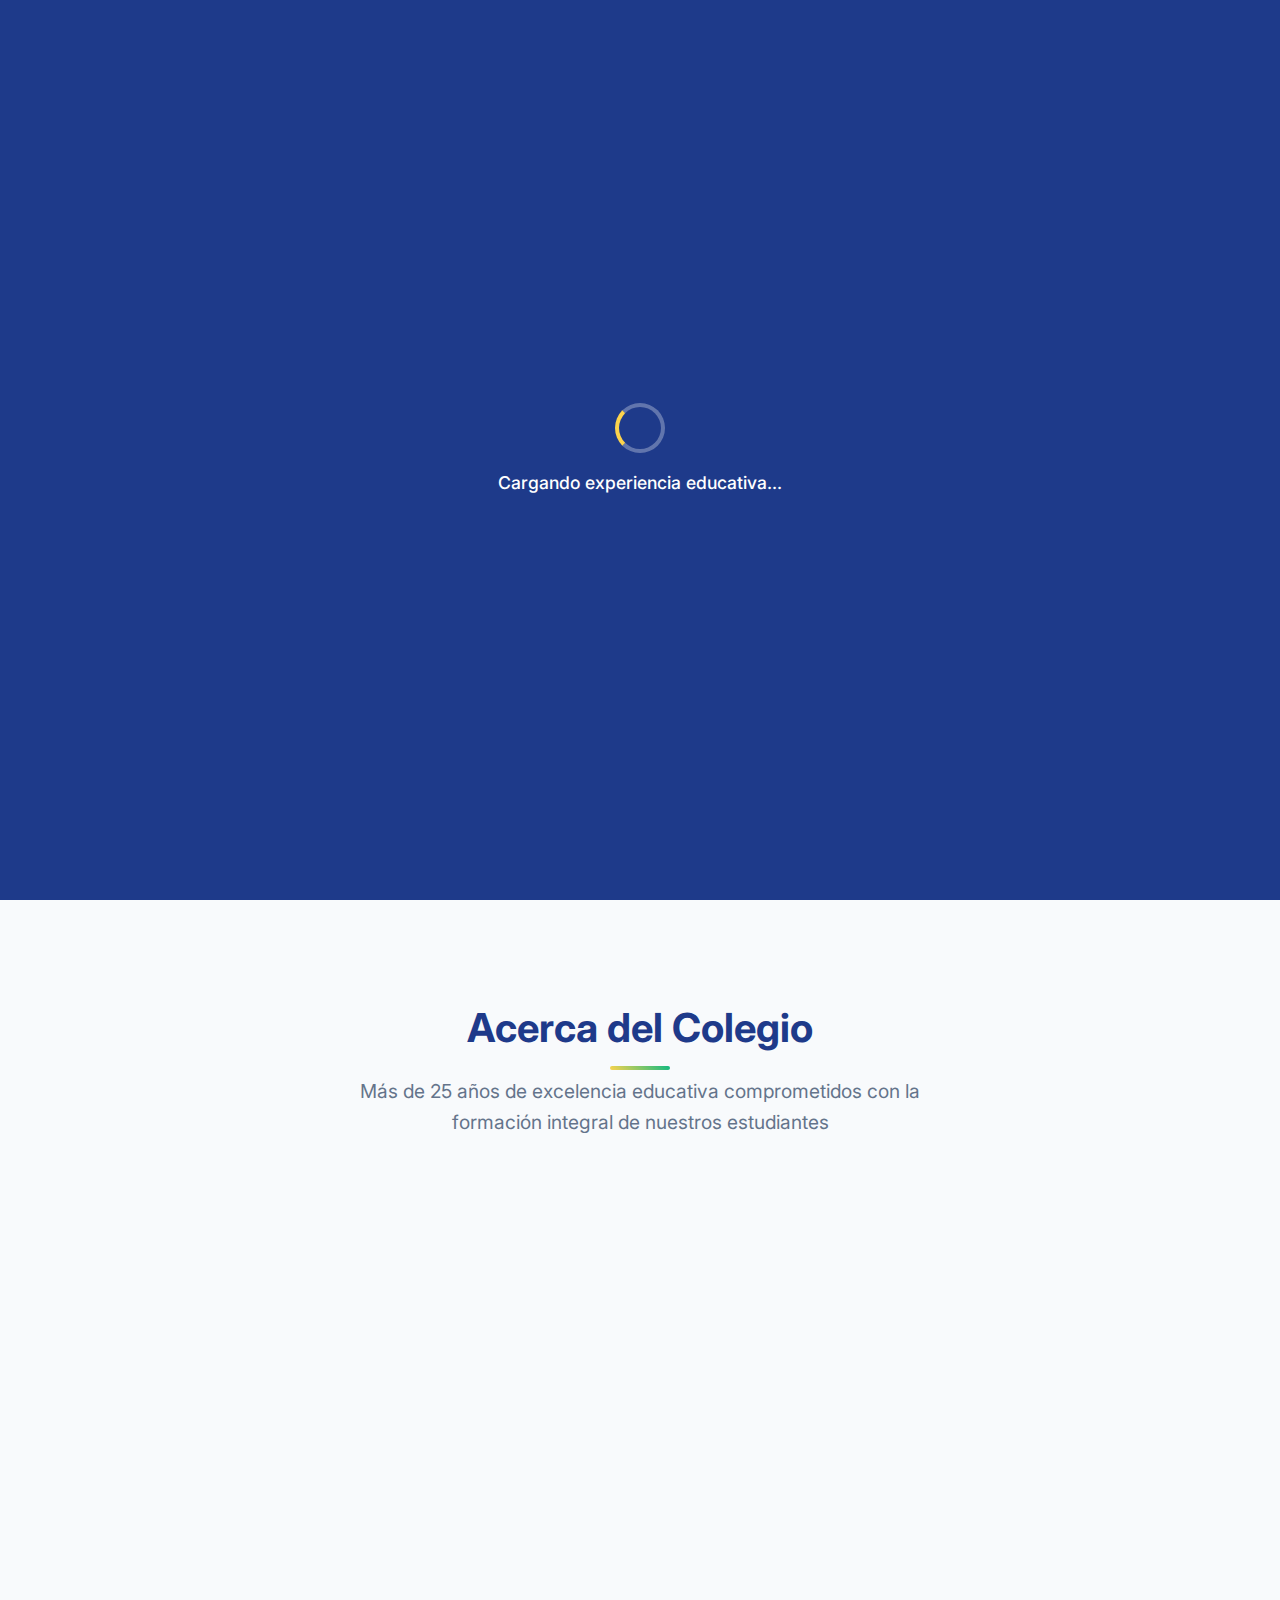
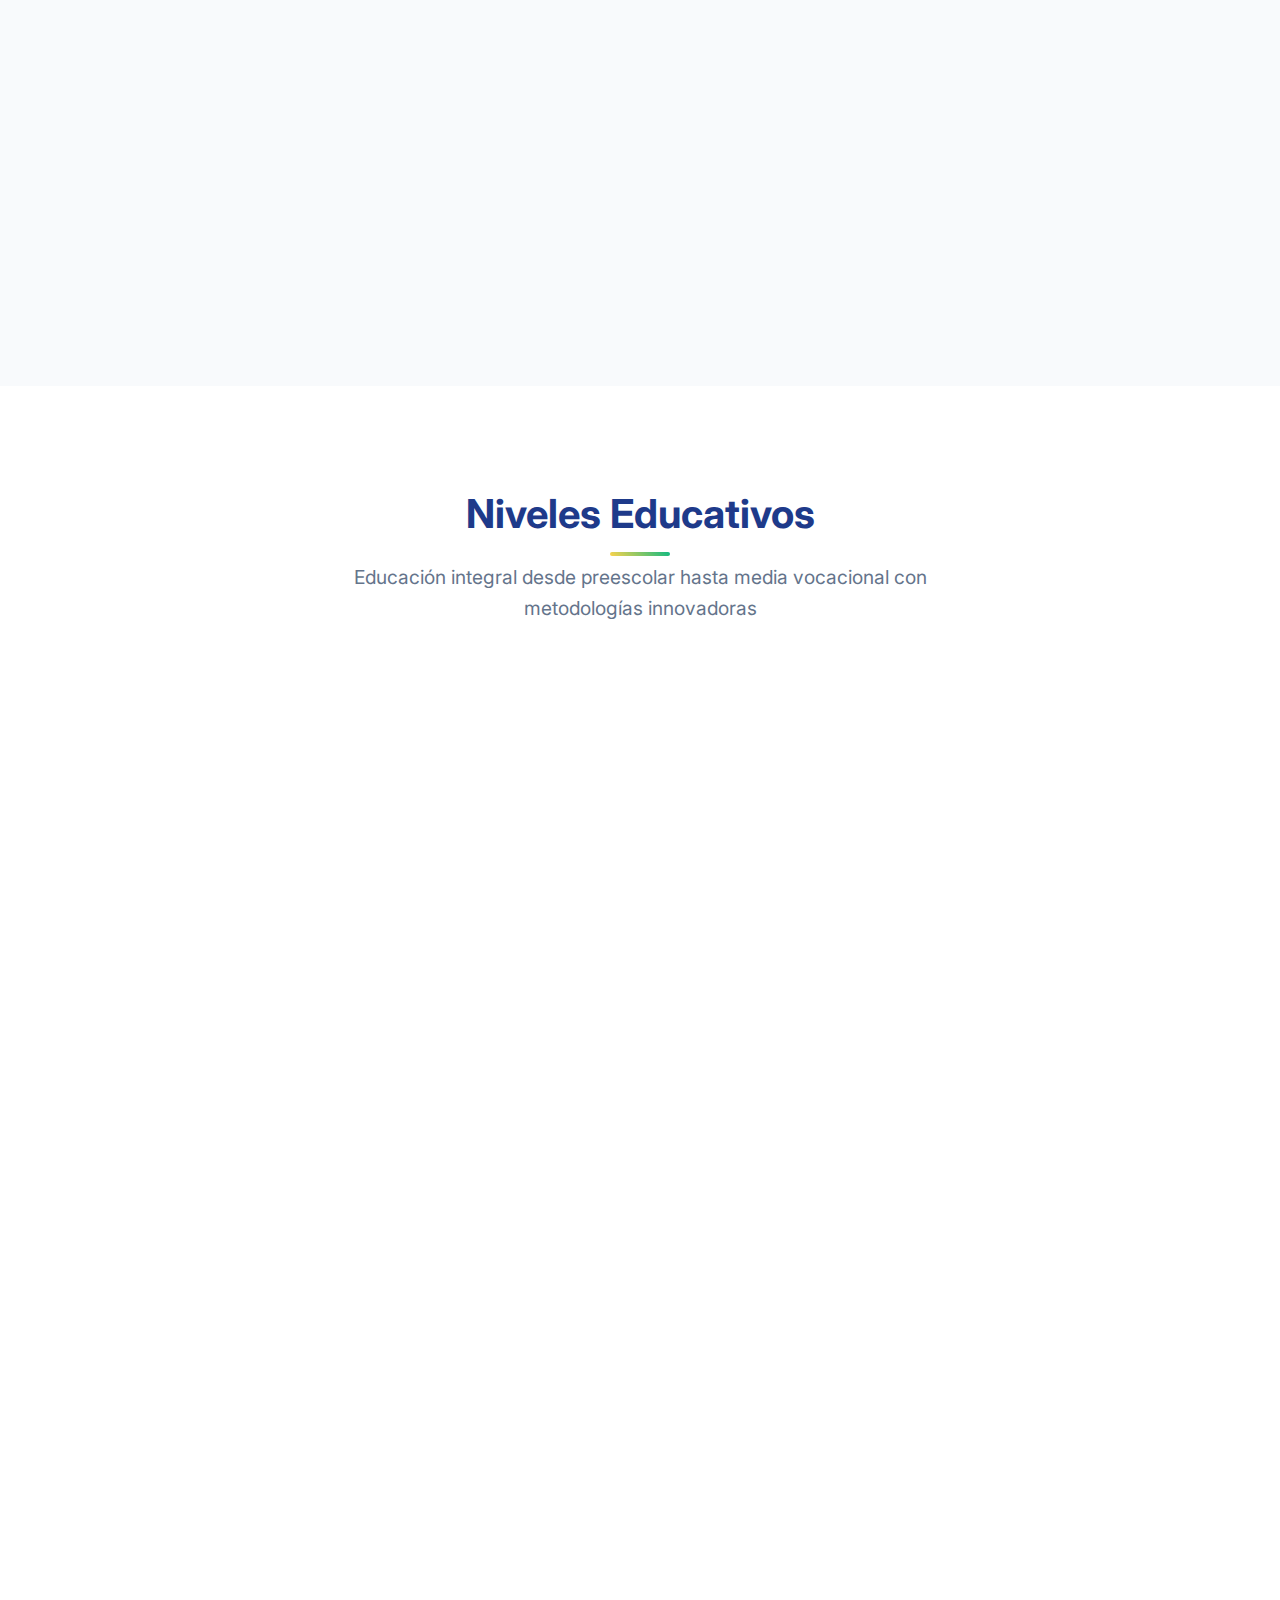
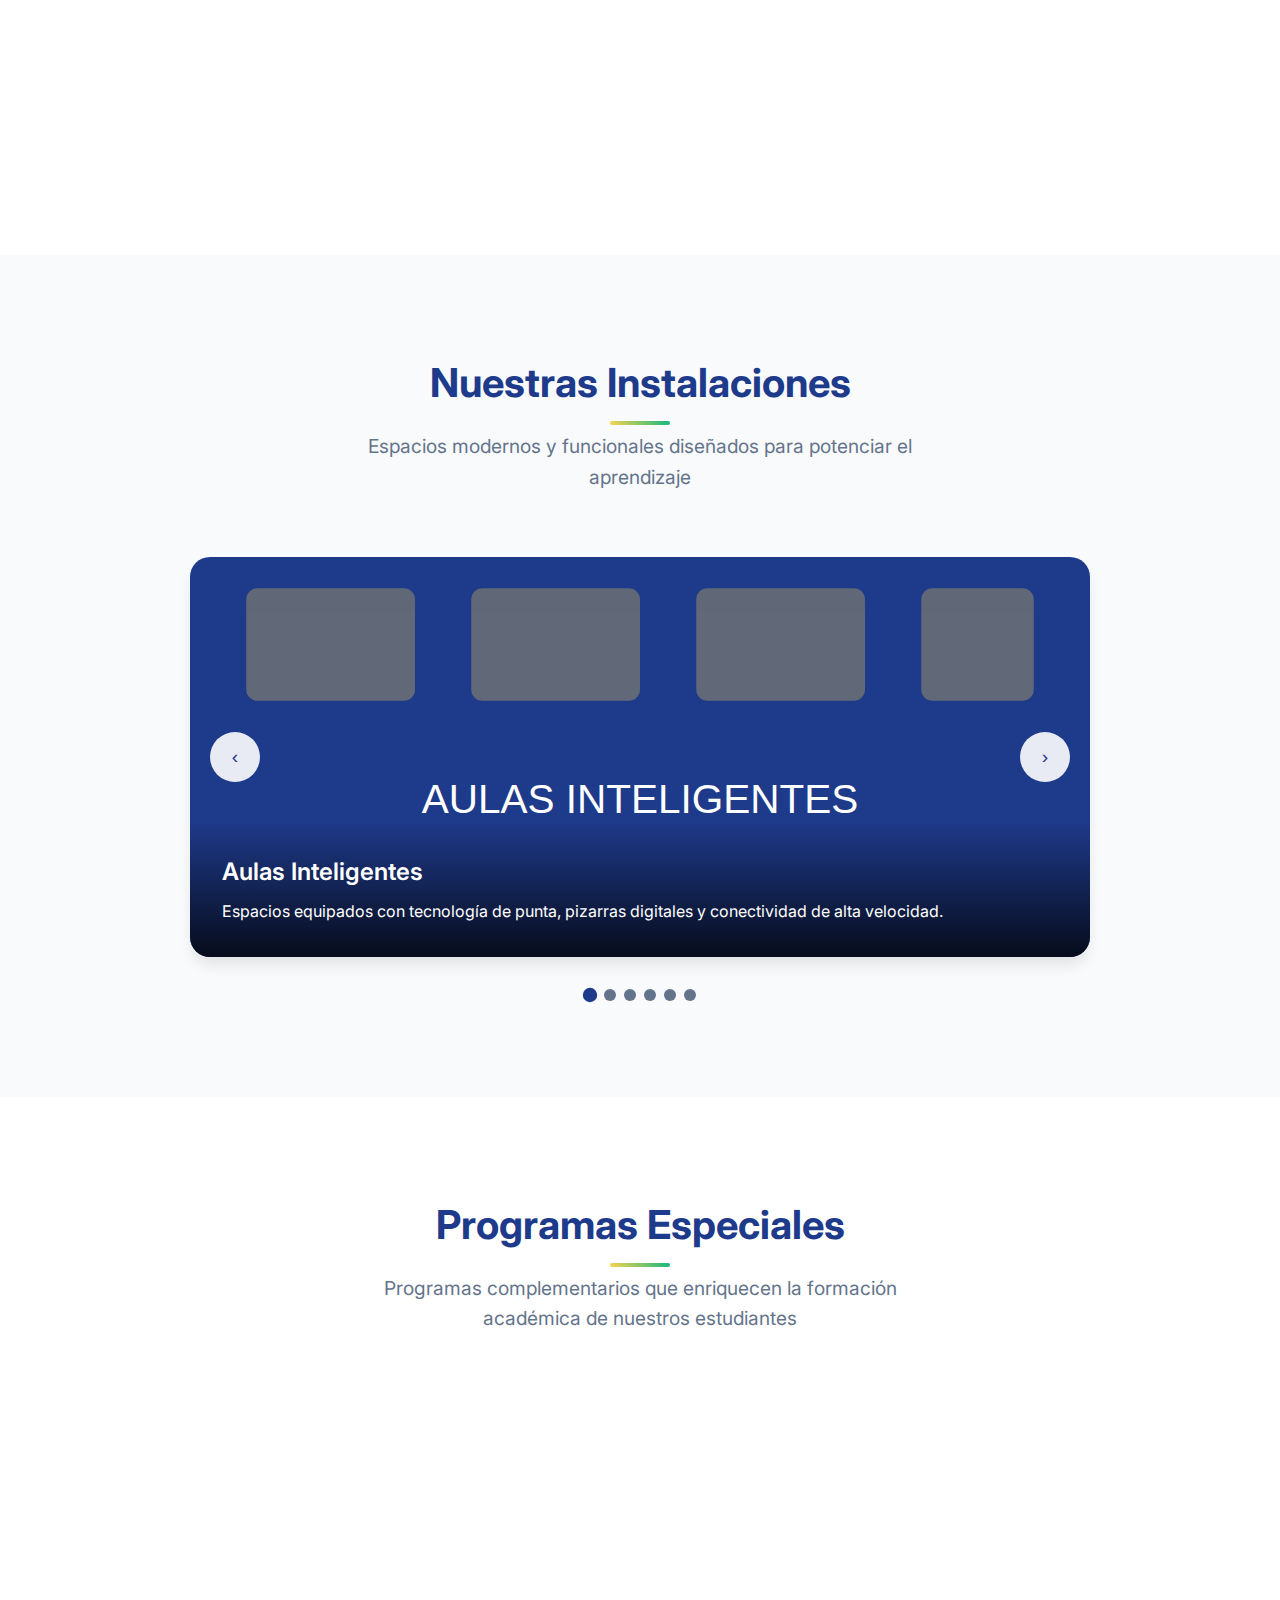
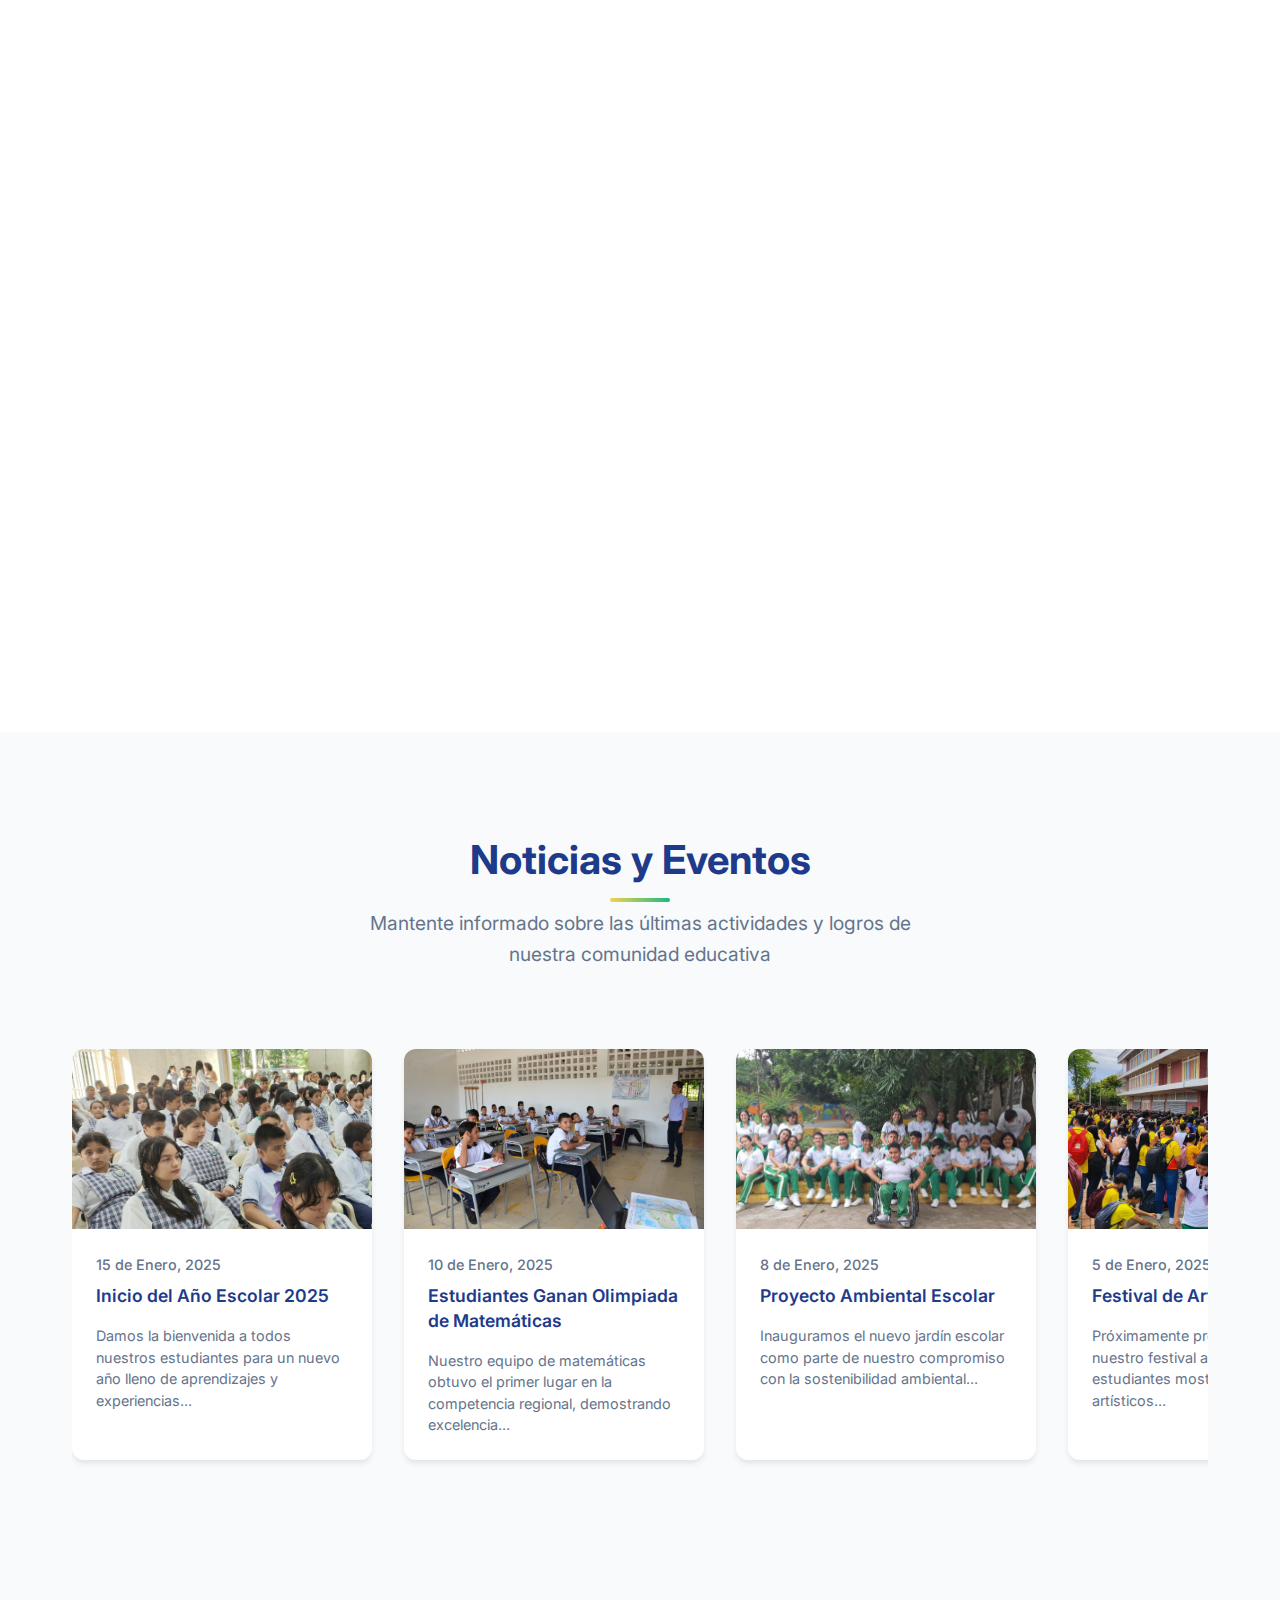
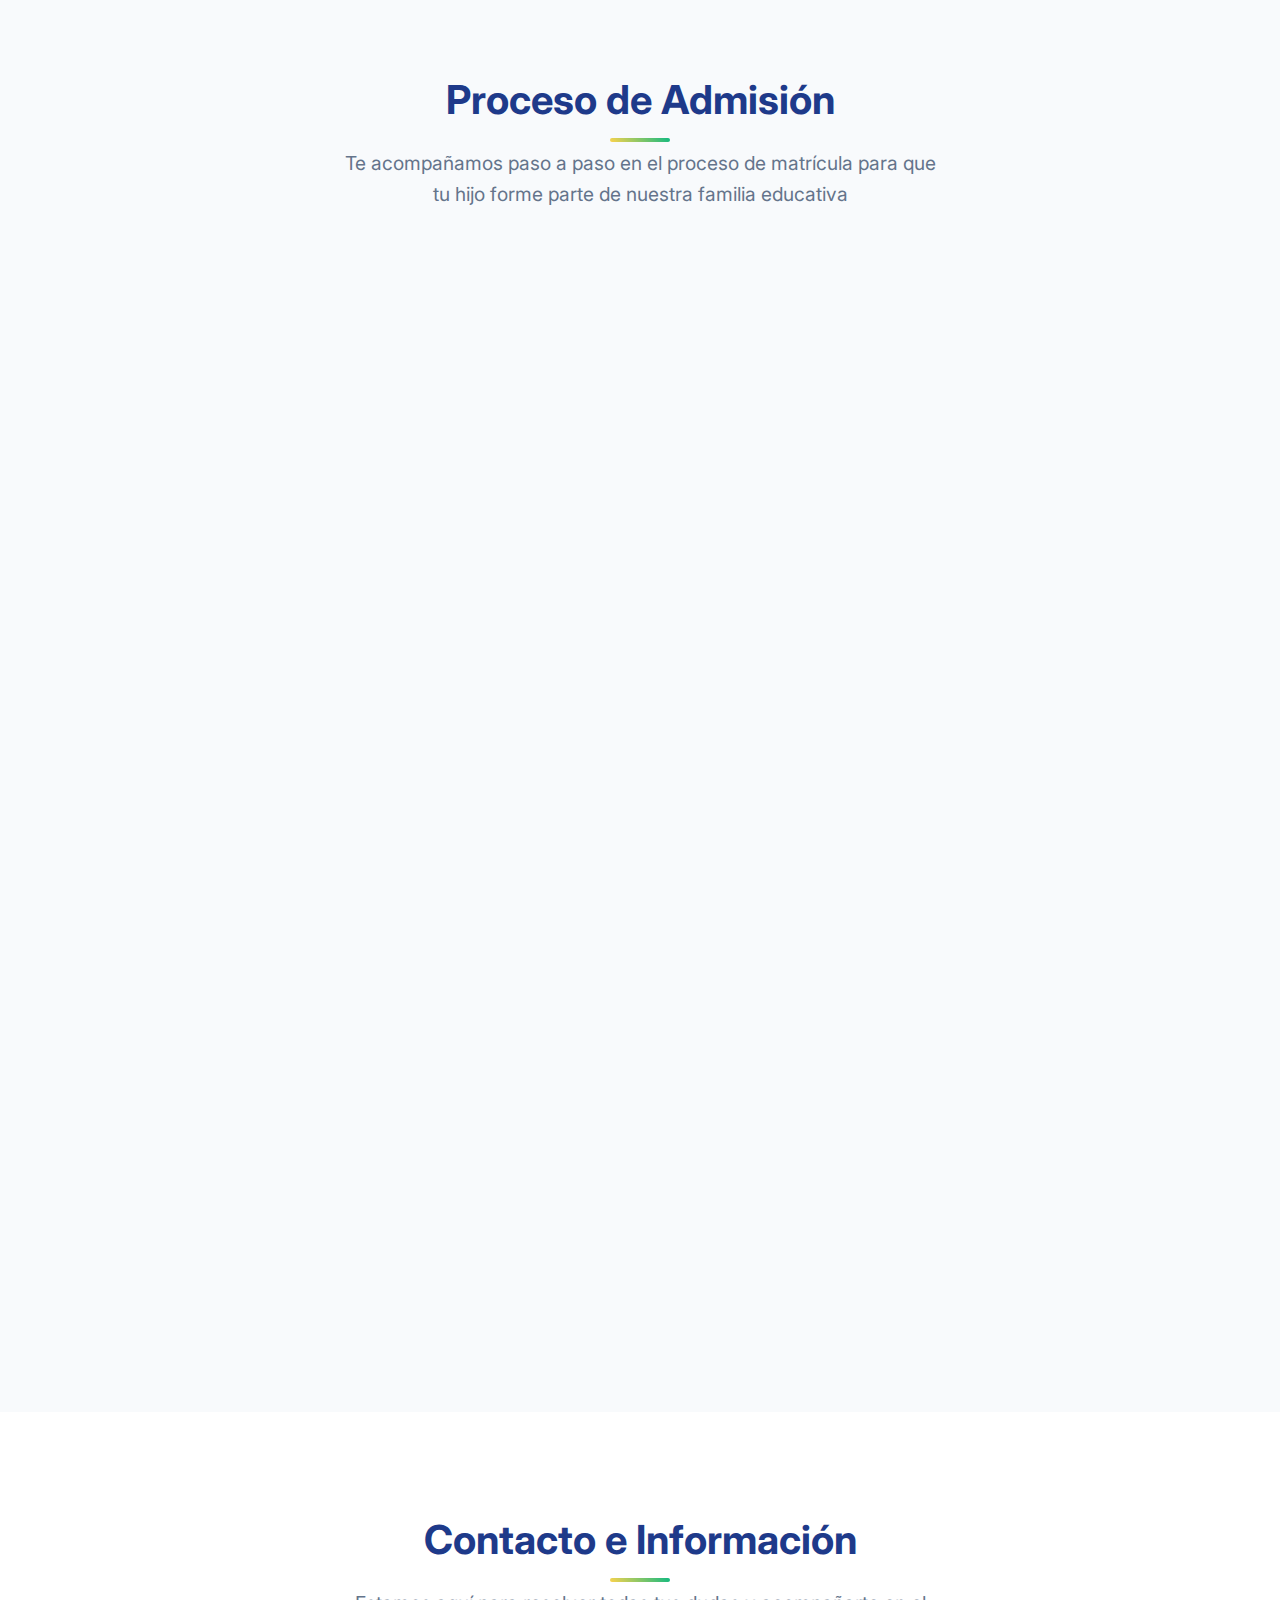
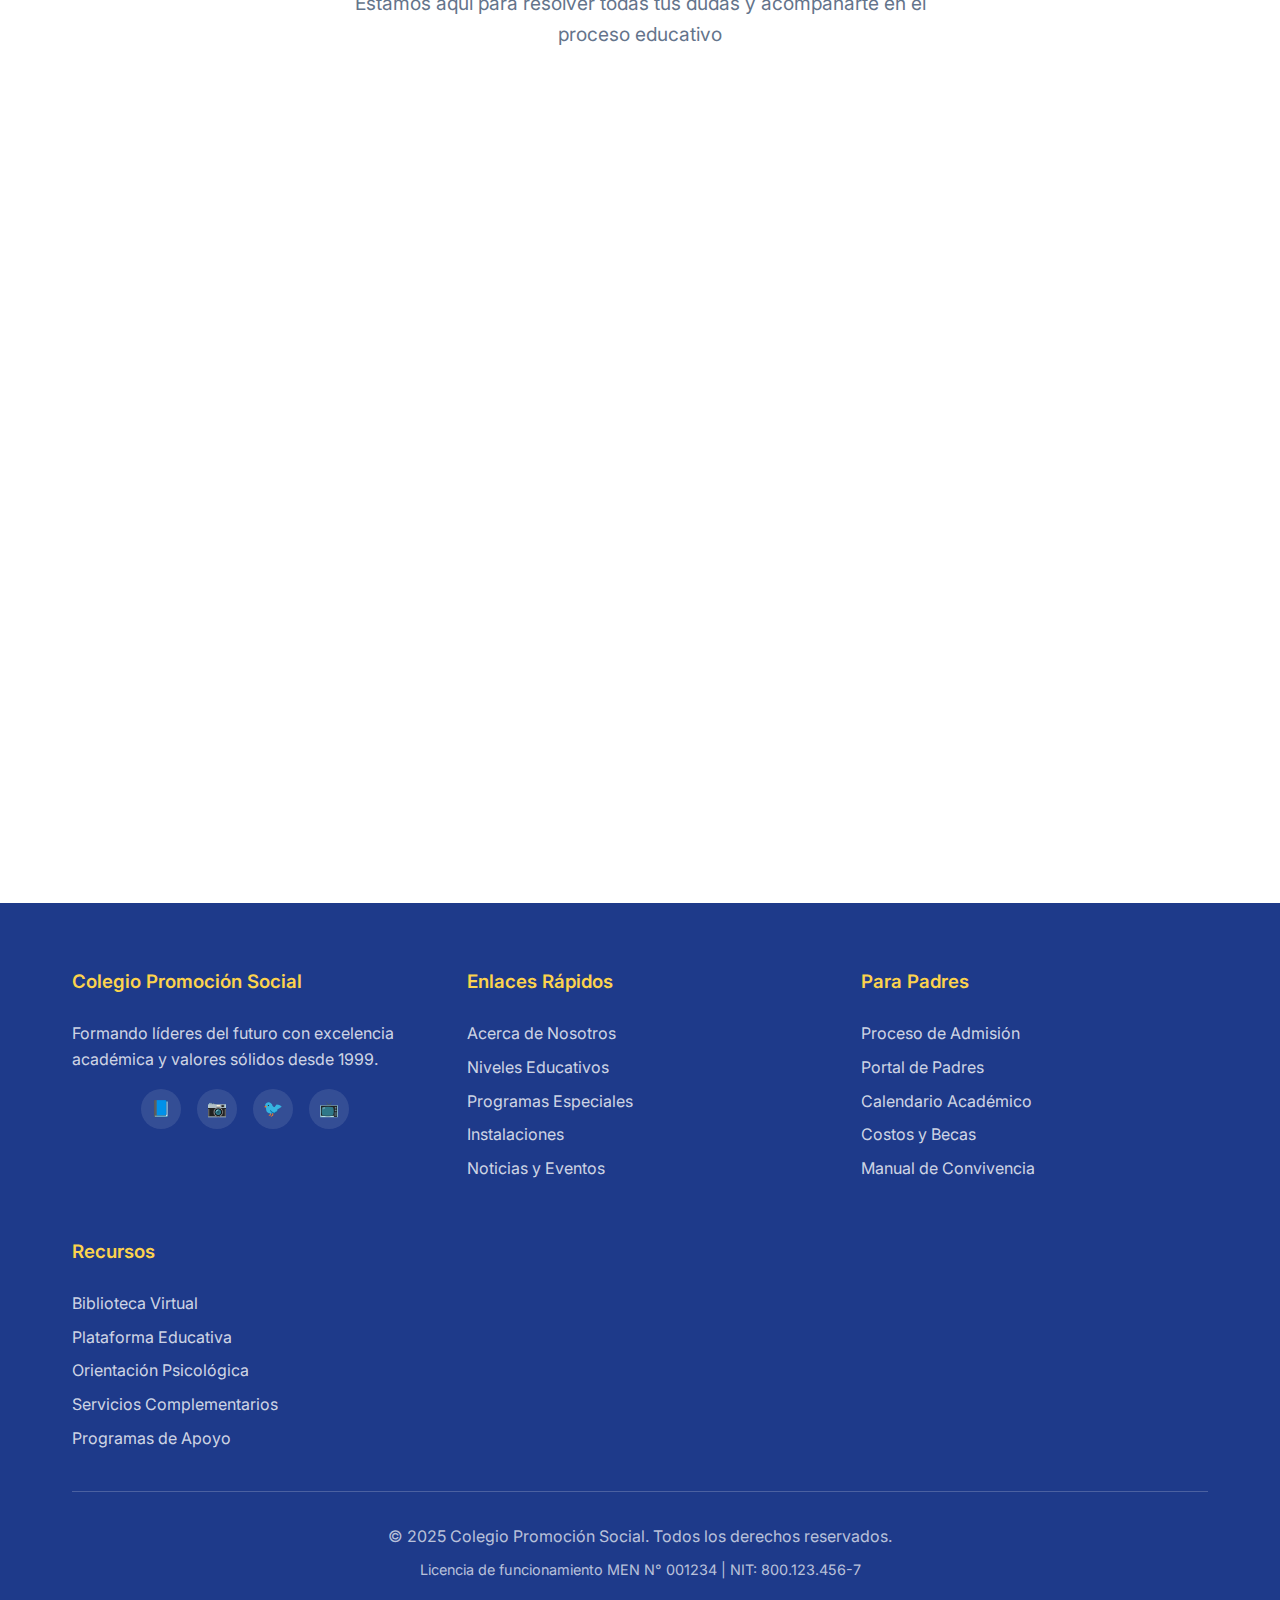
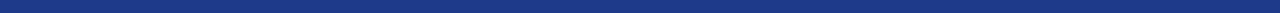
<file: index.html>
<!DOCTYPE html>
<html lang="es">
<head>
    <meta charset="UTF-8">
    <meta name="viewport" content="width=device-width, initial-scale=1.0">
    <title>Colegio Promoción Social - Excelencia Educativa Integral</title>
    <meta name="description" content="Institución educativa líder en formación integral. Preescolar, primaria, secundaria y media vocacional. Más de 25 años de excelencia académica.">
    <link rel="preconnect" href="https://fonts.googleapis.com">
    <link rel="preconnect" href="https://fonts.gstatic.com" crossorigin>
    <link href="https://fonts.googleapis.com/css2?family=Inter:wght@300;400;500;600;700;800&display=swap" rel="stylesheet">
    <style>
        
        /* ========================================
           CSS VARIABLES & RESET
        ======================================== */
        :root {
            --azul-principal: #1E3A8A;
            --amarillo-vibrante: #FCD34D;
            --verde-esperanza: #10B981;
            --blanco: #FFFFFF;
            --gris-claro: #F8FAFC;
            --gris-medio: #64748B;
            --gris-oscuro: #334155;
            --sombra-suave: 0 4px 6px -1px rgba(0, 0, 0, 0.1);
            --sombra-media: 0 10px 15px -3px rgba(0, 0, 0, 0.1);
            --sombra-fuerte: 0 20px 25px -5px rgba(0, 0, 0, 0.1);
            --transicion-suave: all 0.3s cubic-bezier(0.4, 0, 0.2, 1);
            --border-radius: 12px;
        }
        
        * {
            margin: 0;
            padding: 0;
            box-sizing: border-box;
        }
        
        html {
            scroll-behavior: smooth;
        }
        
        body {
            font-family: 'Inter', -apple-system, BlinkMacSystemFont, sans-serif;
            line-height: 1.6;
            overflow-x: hidden;
            color: var(--gris-oscuro);
        }

        /* ========================================
           UTILITY CLASSES
        ======================================== */
        .container {
            max-width: 1200px;
            margin: 0 auto;
            padding: 0 2rem;
        }

        .section {
            padding: 6rem 0;
            position: relative;
        }

        .section-header {
            text-align: center;
            margin-bottom: 4rem;
        }

        .section-title {
            font-size: 2.5rem;
            color: var(--azul-principal);
            margin-bottom: 1rem;
            position: relative;
            font-weight: 700;
        }

        .section-title::after {
            content: '';
            position: absolute;
            bottom: -10px;
            left: 50%;
            transform: translateX(-50%);
            width: 60px;
            height: 4px;
            background: linear-gradient(45deg, var(--amarillo-vibrante), var(--verde-esperanza));
            border-radius: 2px;
        }

        .section-subtitle {
            font-size: 1.2rem;
            color: var(--gris-medio);
            max-width: 600px;
            margin: 0 auto;
        }

        /* ========================================
           LOADING SCREEN
        ======================================== */
        .loading {
            position: fixed;
            top: 0;
            left: 0;
            width: 100%;
            height: 100%;
            background: var(--azul-principal);
            display: flex;
            flex-direction: column;
            align-items: center;
            justify-content: center;
            z-index: 10000;
            transition: opacity 0.5s ease;
        }

        .loading.hidden {
            opacity: 0;
            pointer-events: none;
        }

        .spinner {
            width: 50px;
            height: 50px;
            border: 4px solid rgba(255,255,255,0.3);
            border-left: 4px solid var(--amarillo-vibrante);
            border-radius: 50%;
            animation: spin 1s linear infinite;
            margin-bottom: 1rem;
        }

        .loading-text {
            color: var(--blanco);
            font-size: 1.1rem;
            font-weight: 500;
        }

        @keyframes spin {
            0% { transform: rotate(0deg); }
            100% { transform: rotate(360deg); }
        }

        /* ========================================
           SCROLL PROGRESS INDICATOR
        ======================================== */
        .scroll-progress {
            position: fixed;
            top: 0;
            left: 0;
            width: 0%;
            height: 4px;
            background: linear-gradient(45deg, var(--amarillo-vibrante), var(--verde-esperanza));
            z-index: 9999;
            transition: width 0.1s ease;
        }

        /* ========================================
           NAVIGATION
        ======================================== */
        .navbar {
            position: fixed;
            top: 0;
            width: 100%;
            z-index: 1000;
            transition: var(--transicion-suave);
            background: rgba(30, 58, 138, 0.95);
            backdrop-filter: blur(10px);
        }

        .navbar.scrolled {
            background: var(--azul-principal);
            box-shadow: var(--sombra-media);
        }

        .nav-container {
            max-width: 1200px;
            margin: 0 auto;
            display: flex;
            justify-content: space-between;
            align-items: center;
            padding: 1rem 2rem;
        }

        .logo {
            display: flex;
            align-items: center;
            font-size: 1.2rem;
            font-weight: 800;
            color: var(--blanco);
            text-decoration: none;
        }

        .logo-icon {
            width: 40px;
            height: 40px;
            background: linear-gradient(45deg, var(--amarillo-vibrante), var(--verde-esperanza));
            border-radius: 8px;
            margin-right: 12px;
            display: flex;
            align-items: center;
            justify-content: center;
            font-size: 1.2rem;
            color: var(--azul-principal);
            font-weight: bold;
        }

        .logo-text {
            font-size: 1rem;
            font-weight: 800;
            margin-left: 6px;
            color: var(--blanco);
        }

        .nav-menu {
            display: flex;
            list-style: none;
            align-items: center;
            gap: 2rem;
        }

        .nav-menu a {
            color: var(--blanco);
            text-decoration: none;
            transition: var(--transicion-suave);
            position: relative;
            font-weight: 500;
            padding: 0.5rem 0;
        }

        .nav-menu a:hover {
            color: var(--amarillo-vibrante);
        }

        .nav-menu a::after {
            content: '';
            position: absolute;
            bottom: -5px;
            left: 0;
            width: 0;
            height: 2px;
            background: var(--amarillo-vibrante);
            transition: width 0.3s ease;
        }

        .nav-menu a:hover::after,
        .nav-menu a.active::after {
            width: 100%;
        }

        .cta-button {
            background: linear-gradient(45deg, var(--amarillo-vibrante), var(--verde-esperanza));
            color: var(--azul-principal);
            padding: 0.75rem 1.5rem;
            border-radius: 25px;
            text-decoration: none;
            font-weight: 600;
            transition: var(--transicion-suave);
            box-shadow: 0 4px 15px rgba(252, 211, 77, 0.3);
        }

        .cta-button:hover {
            transform: translateY(-2px);
            box-shadow: 0 8px 25px rgba(252, 211, 77, 0.4);
        }

        /* Mobile menu toggle */
        .mobile-menu-toggle {
            display: none;
            flex-direction: column;
            cursor: pointer;
            padding: 0.5rem;
        }

        .mobile-menu-toggle span {
            width: 25px;
            height: 3px;
            background: var(--blanco);
            margin: 3px 0;
            transition: var(--transicion-suave);
        }

        .mobile-menu-toggle.active span:nth-child(1) {
            transform: rotate(-45deg) translate(-5px, 6px);
        }

        .mobile-menu-toggle.active span:nth-child(2) {
            opacity: 0;
        }

        .mobile-menu-toggle.active span:nth-child(3) {
            transform: rotate(45deg) translate(-5px, -6px);
        }

        /* ========================================
           HERO SECTION
        ======================================== */
        .hero {
            height: 100vh;
            background: linear-gradient(135deg, rgba(30, 58, 138, 0.8), rgba(16, 185, 129, 0.6)),
                        url('img/llegada.jpg');
            background-size: cover;
            background-position: center;
            display: flex;
            align-items: center;
            justify-content: center;
            text-align: center;
            color: var(--blanco);
            position: relative;
            overflow: hidden;
        }

        .hero-particles {
            position: absolute;
            top: 0;
            left: 0;
            width: 100%;
            height: 100%;
            overflow: hidden;
        }

        .particle {
            position: absolute;
            background: var(--amarillo-vibrante);
            border-radius: 50%;
            animation: float 6s ease-in-out infinite;
        }

        .particle:nth-child(1) { width: 4px; height: 4px; top: 20%; left: 10%; animation-delay: 0s; }
        .particle:nth-child(2) { width: 6px; height: 6px; top: 60%; left: 80%; animation-delay: 2s; }
        .particle:nth-child(3) { width: 3px; height: 3px; top: 80%; left: 20%; animation-delay: 4s; }
        .particle:nth-child(4) { width: 5px; height: 5px; top: 40%; left: 90%; animation-delay: 1s; }
        .particle:nth-child(5) { width: 4px; height: 4px; top: 70%; left: 60%; animation-delay: 3s; }

        @keyframes float {
            0%, 100% { transform: translateY(0px) rotate(0deg); opacity: 0.7; }
            50% { transform: translateY(-20px) rotate(180deg); opacity: 1; }
        }

        .hero-content {
            max-width: 800px;
            z-index: 2;
            animation: fadeInUp 1s ease-out;
        }

        @keyframes fadeInUp {
            from { opacity: 0; transform: translateY(30px); }
            to { opacity: 1; transform: translateY(0); }
        }

        .hero h1 {
            font-size: clamp(2.5rem, 5vw, 3.5rem);
            font-weight: 700;
            margin-bottom: 1rem;
            background: linear-gradient(45deg, var(--blanco), var(--amarillo-vibrante));
            -webkit-background-clip: text;
            -webkit-text-fill-color: transparent;
            background-clip: text;
        }

        .hero p {
            font-size: clamp(1.1rem, 2vw, 1.3rem);
            margin-bottom: 2rem;
            opacity: 0.9;
        }

        .hero-buttons {
            display: flex;
            gap: 1rem;
            justify-content: center;
            flex-wrap: wrap;
        }

        .btn {
            padding: 1rem 2rem;
            border: none;
            border-radius: 30px;
            font-size: 1.1rem;
            font-weight: 600;
            cursor: pointer;
            transition: var(--transicion-suave);
            text-decoration: none;
            display: inline-block;
            text-align: center;
        }

        .btn-primary {
            background: linear-gradient(45deg, var(--amarillo-vibrante), var(--verde-esperanza));
            color: var(--azul-principal);
        }

        .btn-secondary {
            background: transparent;
            color: var(--blanco);
            border: 2px solid var(--blanco);
        }

        .btn-primary:hover {
            transform: translateY(-3px);
            box-shadow: 0 10px 30px rgba(252, 211, 77, 0.4);
        }

        .btn-secondary:hover {
            background: var(--blanco);
            color: var(--azul-principal);
            transform: translateY(-3px);
        }

        /* ========================================
           ABOUT SECTION
        ======================================== */
        .about {
            background: var(--gris-claro);
        }

        .about-grid {
            display: grid;
            grid-template-columns: 1fr 1fr;
            gap: 4rem;
            align-items: center;
        }

        .about-content h3 {
            color: var(--azul-principal);
            font-size: 1.8rem;
            margin-bottom: 1rem;
            font-weight: 600;
        }

        .about-content p {
            color: var(--gris-medio);
            margin-bottom: 1.5rem;
            line-height: 1.8;
        }

        .stats-grid {
            display: grid;
            grid-template-columns: repeat(2, 1fr);
            gap: 2rem;
            margin-top: 2rem;
        }

        .stat-item {
            text-align: center;
            padding: 1.5rem;
            background: var(--blanco);
            border-radius: var(--border-radius);
            box-shadow: var(--sombra-suave);
            transition: var(--transicion-suave);
        }

        .stat-item:hover {
            transform: translateY(-5px);
            box-shadow: var(--sombra-media);
        }

        .stat-number {
            font-size: 2.5rem;
            font-weight: 700;
            color: var(--verde-esperanza);
            display: block;
        }

        .stat-label {
            color: var(--gris-medio);
            font-size: 0.9rem;
            margin-top: 0.5rem;
        }

        .campus-showcase {
            width: 100%;
            border-radius: 20px;
            box-shadow: var(--sombra-media);
            transition: var(--transicion-suave);
        }

        .campus-showcase:hover {
            transform: scale(1.02);
        }

        /* ========================================
           LEVELS SECTION
        ======================================== */
        .levels-grid {
            display: grid;
            grid-template-columns: repeat(auto-fit, minmax(280px, 1fr));
            gap: 2rem;
        }

        .level-card {
            background: var(--blanco);
            border-radius: 20px;
            padding: 2rem;
            box-shadow: var(--sombra-suave);
            transition: var(--transicion-suave);
            position: relative;
            overflow: hidden;
        }

        .level-card::before {
            content: '';
            position: absolute;
            top: 0;
            left: 0;
            width: 100%;
            height: 5px;
            background: linear-gradient(45deg, var(--amarillo-vibrante), var(--verde-esperanza));
        }

        .level-card:hover {
            transform: translateY(-10px);
            box-shadow: var(--sombra-fuerte);
        }

        .level-icon {
            width: 60px;
            height: 60px;
            background: linear-gradient(45deg, var(--azul-principal), var(--verde-esperanza));
            border-radius: 15px;
            display: flex;
            align-items: center;
            justify-content: center;
            font-size: 1.5rem;
            color: var(--blanco);
            margin-bottom: 1.5rem;
        }

        .level-card h3 {
            color: var(--azul-principal);
            font-size: 1.5rem;
            margin-bottom: 1rem;
            font-weight: 600;
        }

        .level-card p {
            color: var(--gris-medio);
            margin-bottom: 1.5rem;
            line-height: 1.6;
        }

        .level-features {
            list-style: none;
            margin-bottom: 2rem;
        }

        .level-features li {
            color: var(--gris-medio);
            margin-bottom: 0.5rem;
            padding-left: 1.5rem;
            position: relative;
        }

        .level-features li::before {
            content: '✓';
            position: absolute;
            left: 0;
            color: var(--verde-esperanza);
            font-weight: bold;
        }

        .level-btn {
            background: linear-gradient(45deg, var(--azul-principal), var(--verde-esperanza));
            color: var(--blanco);
            padding: 0.75rem 1.5rem;
            border: none;
            border-radius: 25px;
            cursor: pointer;
            transition: var(--transicion-suave);
            width: 100%;
            font-weight: 600;
        }

        .level-btn:hover {
            transform: translateY(-2px);
            box-shadow: 0 5px 15px rgba(30, 58, 138, 0.3);
        }

        /* ========================================
           FACILITIES CAROUSEL
        ======================================== */
        .facilities {
            background: var(--gris-claro);
        }

        .carousel-container {
            position: relative;
            max-width: 900px;
            margin: 0 auto;
        }

        .carousel {
            position: relative;
            overflow: hidden;
            border-radius: 20px;
            box-shadow: var(--sombra-media);
        }

        .carousel-slides {
            display: flex;
            transition: transform 0.5s ease;
        }

        .carousel-slide {
            min-width: 100%;
            position: relative;
        }

        .carousel-slide img {
            width: 100%;
            height: 400px;
            object-fit: cover;
            display: block;
        }

        .carousel-overlay {
            position: absolute;
            bottom: 0;
            left: 0;
            width: 100%;
            background: linear-gradient(transparent, rgba(0,0,0,0.8));
            color: var(--blanco);
            padding: 2rem;
        }

        .carousel-overlay h3 {
            font-size: 1.5rem;
            margin-bottom: 0.5rem;
            font-weight: 600;
        }

        .carousel-nav {
            position: absolute;
            top: 50%;
            transform: translateY(-50%);
            background: rgba(255,255,255,0.9);
            border: none;
            width: 50px;
            height: 50px;
            border-radius: 50%;
            cursor: pointer;
            transition: var(--transicion-suave);
            display: flex;
            align-items: center;
            justify-content: center;
            font-size: 1.2rem;
            color: var(--azul-principal);
        }

        .carousel-nav:hover {
            background: var(--blanco);
            transform: translateY(-50%) scale(1.1);
        }

        .carousel-prev { left: 20px; }
        .carousel-next { right: 20px; }

        .carousel-dots {
            display: flex;
            justify-content: center;
            gap: 0.5rem;
            margin-top: 2rem;
        }

        .carousel-dot {
            width: 12px;
            height: 12px;
            border-radius: 50%;
            background: var(--gris-medio);
            cursor: pointer;
            transition: var(--transicion-suave);
        }

        .carousel-dot.active {
            background: var(--azul-principal);
            transform: scale(1.2);
        }

        /* ========================================
           PROGRAMS SECTION
        ======================================== */
        .programs-grid {
            display: grid;
            grid-template-columns: repeat(auto-fit, minmax(300px, 1fr));
            gap: 2rem;
        }

        .program-card {
            background: var(--blanco);
            border-radius: var(--border-radius);
            overflow: hidden;
            box-shadow: var(--sombra-suave);
            transition: var(--transicion-suave);
        }

        .program-card:hover {
            transform: translateY(-5px);
            box-shadow: var(--sombra-media);
        }

        .program-image {
            width: 100%;
            height: 200px;
            object-fit: cover;
            display: block;
        }

        .program-content {
            padding: 2rem;
        }

        .program-content h3 {
            color: var(--azul-principal);
            font-size: 1.3rem;
            margin-bottom: 1rem;
            font-weight: 600;
        }

        .program-content p {
            color: var(--gris-medio);
            line-height: 1.6;
        }

        /* ========================================
           NEWS SECTION
        ======================================== */
        .news {
            background: var(--gris-claro);
        }

        .news-carousel {
            display: flex;
            overflow-x: auto;
            gap: 2rem;
            padding: 1rem 0;
            scroll-behavior: smooth;
        }

        .news-carousel::-webkit-scrollbar {
            height: 8px;
        }

        .news-carousel::-webkit-scrollbar-track {
            background: var(--gris-claro);
            border-radius: 10px;
        }

        .news-carousel::-webkit-scrollbar-thumb {
            background: var(--azul-principal);
            border-radius: 10px;
        }

        .news-card {
            min-width: 300px;
            background: var(--blanco);
            border-radius: var(--border-radius);
            overflow: hidden;
            box-shadow: var(--sombra-suave);
            transition: var(--transicion-suave);
        }

        .news-card:hover {
            transform: translateY(-5px);
            box-shadow: var(--sombra-media);
        }

        .news-image {
            height: 180px;
            overflow: hidden;
        }

        .news-image img {
            width: 100%;
            height: 100%;
            object-fit: cover;
            display: block;
            transition: var(--transicion-suave);
        }

        .news-card:hover .news-image img {
            transform: scale(1.05);
        }

        .news-content {
            padding: 1.5rem;
        }

        .news-date {
            color: var(--gris-medio);
            font-size: 0.9rem;
            margin-bottom: 0.5rem;
            font-weight: 500;
        }

        .news-title {
            color: var(--azul-principal);
            font-size: 1.1rem;
            font-weight: 600;
            margin-bottom: 1rem;
            line-height: 1.4;
        }

        .news-excerpt {
            color: var(--gris-medio);
            font-size: 0.9rem;
            line-height: 1.5;
        }

        /* ========================================
           ADMISSIONS SECTION
        ======================================== */
        .admissions {
            background: var(--gris-claro);
        }

        .admissions-content {
            display: grid;
            grid-template-columns: 1fr 1fr;
            gap: 4rem;
            align-items: start;
        }

        .process-steps {
            background: var(--blanco);
            border-radius: 20px;
            padding: 2rem;
            box-shadow: var(--sombra-suave);
        }

        .step {
            display: flex;
            align-items: center;
            margin-bottom: 2rem;
            padding: 1rem;
            border-radius: 10px;
            transition: var(--transicion-suave);
        }

        .step:hover {
            background: var(--gris-claro);
        }

        .step-number {
            width: 50px;
            height: 50px;
            background: linear-gradient(45deg, var(--azul-principal), var(--verde-esperanza));
            border-radius: 50%;
            display: flex;
            align-items: center;
            justify-content: center;
            color: var(--blanco);
            font-weight: bold;
            margin-right: 1rem;
            flex-shrink: 0;
        }

        .step-content h4 {
            color: var(--azul-principal);
            margin-bottom: 0.5rem;
            font-weight: 600;
        }

        .step-content p {
            color: var(--gris-medio);
            font-size: 0.9rem;
        }

        .admission-form {
            background: var(--blanco);
            border-radius: 20px;
            padding: 2rem;
            box-shadow: var(--sombra-suave);
        }

        .form-group {
            margin-bottom: 1.5rem;
        }

        .form-group label {
            display: block;
            color: var(--azul-principal);
            font-weight: 600;
            margin-bottom: 0.5rem;
        }

        .form-group input,
        .form-group select,
        .form-group textarea {
            width: 100%;
            padding: 1rem;
            border: 2px solid #E2E8F0;
            border-radius: 10px;
            font-size: 1rem;
            transition: var(--transicion-suave);
            font-family: inherit;
        }

        .form-group input:focus,
        .form-group select:focus,
        .form-group textarea:focus {
            outline: none;
            border-color: var(--azul-principal);
            box-shadow: 0 0 0 3px rgba(30, 58, 138, 0.1);
        }

        .form-submit {
            background: linear-gradient(45deg, var(--azul-principal), var(--verde-esperanza));
            color: var(--blanco);
            padding: 1rem 2rem;
            border: none;
            border-radius: 10px;
            cursor: pointer;
            font-size: 1rem;
            font-weight: 600;
            width: 100%;
            transition: var(--transicion-suave);
        }

        .form-submit:hover {
            transform: translateY(-2px);
            box-shadow: 0 5px 15px rgba(30, 58, 138, 0.3);
        }

        .form-submit:disabled {
            opacity: 0.6;
            cursor: not-allowed;
            transform: none;
        }

        /* ========================================
           CONTACT SECTION
        ======================================== */
        .contact-grid {
            display: grid;
            grid-template-columns: 1fr 1fr;
            gap: 4rem;
        }

        .contact-info {
            background: var(--blanco);
            border-radius: 20px;
            padding: 2rem;
            box-shadow: var(--sombra-suave);
        }

        .contact-item {
            display: flex;
            align-items: center;
            margin-bottom: 2rem;
        }

        .contact-icon {
            width: 50px;
            height: 50px;
            background: linear-gradient(45deg, var(--azul-principal), var(--verde-esperanza));
            border-radius: 10px;
            display: flex;
            align-items: center;
            justify-content: center;
            color: var(--blanco);
            margin-right: 1rem;
            font-size: 1.2rem;
        }

        .contact-details h4 {
            color: var(--azul-principal);
            margin-bottom: 0.3rem;
            font-weight: 600;
        }

        .contact-details p {
            color: var(--gris-medio);
            margin: 0;
        }

        .map-container {
            border-radius: 20px;
            overflow: hidden;
            box-shadow: var(--sombra-suave);
        }

        .map-container iframe {
            width: 100%;
            height: 450px;
            border: none;
        }

        /* ========================================
           FOOTER
        ======================================== */
        .footer {
            background: var(--azul-principal);
            color: var(--blanco);
            padding: 4rem 0 2rem;
        }

        .footer-grid {
            display: grid;
            grid-template-columns: repeat(auto-fit, minmax(250px, 1fr));
            gap: 3rem;
            margin-bottom: 2rem;
        }

        .footer-section h3 {
            margin-bottom: 1.5rem;
            color: var(--amarillo-vibrante);
            font-weight: 600;
        }

        .footer-section ul {
            list-style: none;
        }

        .footer-section ul li {
            margin-bottom: 0.5rem;
        }

        .footer-section ul li a {
            color: rgba(255,255,255,0.8);
            text-decoration: none;
            transition: var(--transicion-suave);
        }

        .footer-section ul li a:hover {
            color: var(--amarillo-vibrante);
        }

        .footer-bottom {
            border-top: 1px solid rgba(255,255,255,0.2);
            padding-top: 2rem;
            text-align: center;
            color: rgba(255,255,255,0.7);
        }

        .social-links {
            display: flex;
            gap: 1rem;
            justify-content: center;
            margin-bottom: 1rem;
        }

        .social-link {
            width: 40px;
            height: 40px;
            background: rgba(255,255,255,0.1);
            border-radius: 50%;
            display: flex;
            align-items: center;
            justify-content: center;
            color: var(--blanco);
            text-decoration: none;
            transition: var(--transicion-suave);
        }

        .social-link:hover {
            background: var(--amarillo-vibrante);
            color: var(--azul-principal);
            transform: translateY(-3px);
        }

        /* ========================================
           WHATSAPP FLOATING BUTTON
        ======================================== */
        .whatsapp-float {
            position: fixed;
            bottom: 20px;
            right: 20px;
            width: 60px;
            height: 60px;
            background: #25D366;
            border-radius: 50%;
            display: flex;
            align-items: center;
            justify-content: center;
            font-size: 1.5rem;
            z-index: 1000;
            box-shadow: 0 4px 12px rgba(37, 211, 102, 0.4);
            transition: var(--transicion-suave);
            text-decoration: none;
            color: white;
        }

        .whatsapp-float:hover {
            transform: scale(1.1);
            box-shadow: 0 6px 20px rgba(37, 211, 102, 0.6);
            color: white;
        }

        /* ========================================
           ANIMATION CLASSES
        ======================================== */
        .fade-in {
            opacity: 0;
            transform: translateY(30px);
            animation: fadeInUp 0.8s ease-out forwards;
        }

        .fade-in-delay-1 { animation-delay: 0.2s; }
        .fade-in-delay-2 { animation-delay: 0.4s; }
        .fade-in-delay-3 { animation-delay: 0.6s; }

        .scale-in {
            opacity: 0;
            transform: scale(0.8);
            animation: scaleIn 0.6s ease-out forwards;
        }

        @keyframes scaleIn {
            to {
                opacity: 1;
                transform: scale(1);
            }
        }

        .slide-in-left {
            opacity: 0;
            transform: translateX(-50px);
            animation: slideInLeft 0.8s ease-out forwards;
        }

        @keyframes slideInLeft {
            to {
                opacity: 1;
                transform: translateX(0);
            }
        }

        .slide-in-right {
            opacity: 0;
            transform: translateX(50px);
            animation: slideInRight 0.8s ease-out forwards;
        }

        @keyframes slideInRight {
            to {
                opacity: 1;
                transform: translateX(0);
            }
        }

        /* ========================================
           RESPONSIVE DESIGN
        ======================================== */
        @media (max-width: 768px) {
            .nav-menu {
                position: fixed;
                top: 100%;
                left: 0;
                width: 100%;
                flex-direction: column;
                background: var(--azul-principal);
                padding: 2rem 0;
                transform: translateX(-100%);
                transition: var(--transicion-suave);
                gap: 1rem;
            }

            .nav-menu.active {
                transform: translateX(0);
            }

            .mobile-menu-toggle {
                display: flex;
            }

            .hero h1 {
                font-size: 2.5rem;
            }

            .hero p {
                font-size: 1.1rem;
            }

            .hero-buttons {
                flex-direction: column;
                align-items: center;
            }

            .about-grid,
            .student-life-grid,
            .contact-grid,
            .admissions-content {
                grid-template-columns: 1fr;
                gap: 2rem;
            }

            .stats-grid {
                grid-template-columns: 1fr;
            }

            .section {
                padding: 4rem 0;
            }

            .section-title {
                font-size: 2rem;
            }

            .activities-grid {
                grid-template-columns: 1fr;
            }

            .carousel-nav {
                width: 40px;
                height: 40px;
            }

            .carousel-prev { left: 10px; }
            .carousel-next { right: 10px; }
        }

        @media (max-width: 480px) {
            .container {
                padding: 0 1rem;
            }

            .nav-container {
                padding: 1rem;
            }

            .hero-buttons .btn {
                width: 100%;
                max-width: 250px;
            }

            .news-card {
                min-width: 280px;
            }
        }

        /* ========================================
           ACCESSIBILITY IMPROVEMENTS
        ======================================== */
        @media (prefers-reduced-motion: reduce) {
            * {
                animation-duration: 0.01ms !important;
                animation-iteration-count: 1 !important;
                transition-duration: 0.01ms !important;
            }
        }

        /* Focus styles for better accessibility */
        .btn:focus,
        .nav-menu a:focus,
        .form-group input:focus,
        .form-group select:focus,
        .form-group textarea:focus {
            outline: 2px solid var(--amarillo-vibrante);
            outline-offset: 2px;
        }

        /* ========================================
           UTILITY CLASSES FOR SCROLL ANIMATIONS
        ======================================== */
        .reveal {
            opacity: 0;
            transform: translateY(50px);
            transition: opacity 0.6s ease, transform 0.6s ease;
        }

        .reveal.revealed {
            opacity: 1;
            transform: translateY(0);
        }
    </style>
</head>
<body>
    <!-- Loading Screen -->
    <div class="loading" id="loading">
        <div class="spinner"></div>
        <div class="loading-text">Cargando experiencia educativa...</div>
    </div>
    
    <!-- Scroll Progress Indicator -->
    <div class="scroll-progress" id="scrollProgress"></div>
    
    <!-- Navigation -->
    <nav class="navbar" id="navbar">
        <div class="nav-container">
            <a href="#inicio" class="logo">
                <div class="logo-icon">PS</div>
                <span class="logo-text">Promoción Social</span>
            </a>

            <ul class="nav-menu" id="navMenu">
                <li><a href="#inicio" class="nav-link">Inicio</a></li>
                <li><a href="#nosotros" class="nav-link">Nosotros</a></li>
                <li><a href="#niveles" class="nav-link">Niveles</a></li>
                <li><a href="#instalaciones" class="nav-link">Instalaciones</a></li>
                <li><a href="#programas" class="nav-link">Programas</a></li>
                <li><a href="#noticias" class="nav-link">Noticias</a></li>
                <li><a href="#admisiones" class="nav-link">Admisiones</a></li>
                <li><a href="#contacto" class="nav-link">Contacto</a></li>
            </ul>

            <a href="#admisiones" class="cta-button">Inscripciones</a>

            <div class="mobile-menu-toggle" id="mobileMenuToggle">
                <span></span>
                <span></span>
                <span></span>
            </div>
        </div>
    </nav>

    <!-- Hero Section -->
    <section class="hero" id="inicio">
        <div class="hero-particles">
            <div class="particle"></div>
            <div class="particle"></div>
            <div class="particle"></div>
            <div class="particle"></div>
            <div class="particle"></div>
        </div>
        <div class="hero-content">
            <h1>Formamos Líderes del Futuro</h1>
            <p>Excelencia académica, valores sólidos y formación integral para el éxito de nuestros estudiantes en un mundo globalizado.</p>
            <div class="hero-buttons">
                <a href="#programas" class="btn btn-primary">Conoce Nuestros Programas</a>
                <a href="#contacto" class="btn btn-secondary">Agenda una Visita</a>
            </div>
        </div>
    </section>

    <!-- About Section -->
    <section class="section about" id="nosotros">
        <div class="container">
            <div class="section-header">
                <h2 class="section-title">Acerca del Colegio</h2>
                <p class="section-subtitle">Más de 25 años de excelencia educativa comprometidos con la formación integral de nuestros estudiantes</p>
            </div>
            <div class="about-grid">
                <div class="about-content reveal">
                    <h3>Nuestra Misión</h3>
                    <p>Somos una institución educativa comprometida con la formación integral de niños y jóvenes, desarrollando competencias académicas, valores humanos y habilidades para la vida que les permitan ser ciudadanos exitosos y contributivos a la sociedad.</p>
                    
                    <h3>Nuestra Visión</h3>
                    <p>Ser reconocidos como la institución educativa líder en formación integral, innovación pedagógica y excelencia académica, preparando estudiantes capaces de transformar positivamente su entorno.</p>
                    
                    <div class="stats-grid">
                        <div class="stat-item">
                            <span class="stat-number" data-target="25">0</span>
                            <span class="stat-label">Años de Experiencia</span>
                        </div>
                        <div class="stat-item">
                            <span class="stat-number" data-target="2500">0</span>
                            <span class="stat-label">Estudiantes Graduados</span>
                        </div>
                        <div class="stat-item">
                            <span class="stat-number" data-target="85">0</span>
                            <span class="stat-label">Docentes Especializados</span>
                        </div>
                        <div class="stat-item">
                            <span class="stat-number" data-target="12">0</span>
                            <span class="stat-label">Programas Académicos</span>
                        </div>
                    </div>
                </div>
                <div class="about-image reveal">
                    <img src="img/campus.jpg" class="campus-showcase" alt="Campus del Colegio Promoción Social">
                </div>
            </div>
        </div>
    </section>

    <!-- Educational Levels -->
    <section class="section" id="niveles">
        <div class="container">
            <div class="section-header">
                <h2 class="section-title">Niveles Educativos</h2>
                <p class="section-subtitle">Educación integral desde preescolar hasta media vocacional con metodologías innovadoras</p>
            </div>
            <div class="levels-grid">
                <div class="level-card reveal">
                    <div class="level-icon">🎨</div>
                    <h3>Preescolar (3-5 años)</h3>
                    <p>Desarrollo de habilidades básicas, creatividad y socialización a través del juego y la exploración.</p>
                    <ul class="level-features">
                        <li>Metodología Montessori</li>
                        <li>Desarrollo psicomotriz</li>
                        <li>Bilingüismo temprano</li>
                        <li>Arte y música</li>
                    </ul>
                    <button class="level-btn" onclick="showLevelInfo('preescolar')">Más Información</button>
                </div>
                
                <div class="level-card reveal">
                    <div class="level-icon">📚</div>
                    <h3>Primaria (6-11 años)</h3>
                    <p>Fortalecimiento de competencias básicas con enfoque en lectoescritura, matemáticas y ciencias.</p>
                    <ul class="level-features">
                        <li>Aprendizaje por proyectos</li>
                        <li>Tecnología educativa</li>
                        <li>Programa de liderazgo</li>
                        <li>Actividades deportivas</li>
                    </ul>
                    <button class="level-btn" onclick="showLevelInfo('primaria')">Más Información</button>
                </div>
                
                <div class="level-card reveal">
                    <div class="level-icon">🔬</div>
                    <h3>Secundaria (12-16 años)</h3>
                    <p>Profundización académica con énfasis en ciencias, humanidades y desarrollo del pensamiento crítico.</p>
                    <ul class="level-features">
                        <li>Laboratorios especializados</li>
                        <li>Programa STEM</li>
                        <li>Intercambios culturales</li>
                        <li>Orientación vocacional</li>
                    </ul>
                    <button class="level-btn" onclick="showLevelInfo('secundaria')">Más Información</button>
                </div>
                
                <div class="level-card reveal">
                    <div class="level-icon">🎓</div>
                    <h3>Media Vocacional (17-18 años)</h3>
                    <p>Preparación integral para la educación superior con especialización en áreas de interés.</p>
                    <ul class="level-features">
                        <li>Bachillerato académico</li>
                        <li>Preparación universitaria</li>
                        <li>Proyectos de investigación</li>
                        <li>Prácticas profesionales</li>
                    </ul>
                    <button class="level-btn" onclick="showLevelInfo('media')">Más Información</button>
                </div>
            </div>
        </div>
    </section>

    <!-- Facilities Carousel -->
    <section class="section facilities" id="instalaciones">
        <div class="container">
            <div class="section-header">
                <h2 class="section-title">Nuestras Instalaciones</h2>
                <p class="section-subtitle">Espacios modernos y funcionales diseñados para potenciar el aprendizaje</p>
            </div>
            <div class="carousel-container">
                <div class="carousel" id="facilitiesCarousel">
                    <div class="carousel-slides" id="carouselSlides">
                        <div class="carousel-slide">
                            <img src="data:image/svg+xml,<svg xmlns='http://www.w3.org/2000/svg' viewBox='0 0 800 400'><rect fill='%231E3A8A' width='800' height='400'/><g fill='%23FCD34D' opacity='0.3'><rect x='50' y='50' width='150' height='100' rx='10'/><rect x='250' y='50' width='150' height='100' rx='10'/><rect x='450' y='50' width='150' height='100' rx='10'/><rect x='650' y='50' width='100' height='100' rx='10'/></g><text x='400' y='250' text-anchor='middle' fill='%23FFFFFF' font-size='36' font-family='Arial'>AULAS INTELIGENTES</text></svg>" alt="Aulas Inteligentes">
                            <div class="carousel-overlay">
                                <h3>Aulas Inteligentes</h3>
                                <p>Espacios equipados con tecnología de punta, pizarras digitales y conectividad de alta velocidad.</p>
                            </div>
                        </div>
                        <div class="carousel-slide">
                            <img src="data:image/svg+xml,<svg xmlns='http://www.w3.org/2000/svg' viewBox='0 0 800 400'><rect fill='%2310B981' width='800' height='400'/><g fill='%23FCD34D' opacity='0.4'><circle cx='200' cy='150' r='40'/><circle cx='400' cy='100' r='30'/><circle cx='600' cy='180' r='35'/><rect x='100' y='250' width='600' height='50' rx='25'/></g><text x='400' y='320' text-anchor='middle' fill='%23FFFFFF' font-size='36' font-family='Arial'>LABORATORIOS</text></svg>" alt="Laboratorios">
                            <div class="carousel-overlay">
                                <h3>Laboratorios de Ciencias</h3>
                                <p>Laboratorios completamente equipados para química, física, biología y tecnología.</p>
                            </div>
                        </div>
                        <div class="carousel-slide">
                            <img src="img/fondo3.jpeg" alt="Biblioteca">
                            <div class="carousel-overlay">
                                <h3>Biblioteca Moderna</h3>
                                <p>Más de 10,000 volúmenes, acceso digital y espacios de estudio colaborativo.</p>
                            </div>
                        </div>
                        <div class="carousel-slide">
                            <img src="img/auditorio.jpg">
                            <div class="carousel-overlay">
                                <h3>Auditorio Principal</h3>
                                <p>Capacidad para 500 personas con sistema de audio profesional y iluminación escénica.</p>
                            </div>
                        </div>
                        <div class="carousel-slide">
                            <img src="img/cancha.jpg" alt="Canchas Deportivas">
                            <div class="carousel-overlay">
                                <h3>Canchas Deportivas</h3>
                                <p>Múltiples espacios deportivos incluyendo fútbol, baloncesto, voleibol y atletismo.</p>
                            </div>
                        </div>
                        <div class="carousel-slide">
                            <img src="data:image/svg+xml,<svg xmlns='http://www.w3.org/2000/svg' viewBox='0 0 800 400'><rect fill='%23FCD34D' width='800' height='400'/><g fill='%231E3A8A' opacity='0.3'><rect x='100' y='100' width='200' height='200' rx='20'/><rect x='350' y='100' width='200' height='200' rx='20'/><rect x='600' y='100' width='100' height='200' rx='20'/><circle cx='400' cy='350' r='30'/></g><text x='400' y='380' text-anchor='middle' fill='%231E3A8A' font-size='24' font-family='Arial'>CAFETERÍA Y ESPACIOS SOCIALES</text></svg>" alt="Cafetería">
                            <div class="carousel-overlay">
                                <h3>Cafetería y Espacios Sociales</h3>
                                <p>Áreas de descanso y alimentación con menús balanceados y espacios de recreación.</p>
                            </div>
                        </div>
                    </div>
                    <button class="carousel-nav carousel-prev" id="carouselPrev">‹</button>
                    <button class="carousel-nav carousel-next" id="carouselNext">›</button>
                </div>
                <div class="carousel-dots" id="carouselDots"></div>
            </div>
        </div>
    </section>

    <!-- Programs Section -->
    <section class="section" id="programas">
        <div class="container">
            <div class="section-header">
                <h2 class="section-title">Programas Especiales</h2>
                <p class="section-subtitle">Programas complementarios que enriquecen la formación académica de nuestros estudiantes</p>
            </div>
            <div class="programs-grid">
                <div class="program-card reveal">
                    <img src="img/sena.jpg" alt="Programa Técnico SENA" class="program-image">
                    <div class="program-content">
                        <h3>Programas Técnico SENA</h3>
                        <p>Inmersión completa en programación de software y contabilidad con certificaciones y preparación técnica.</p>
                    </div>
                </div>

                <div class="program-card reveal">
                    <img src="img/stem.jpg" alt="STEM Avanzado" class="program-image">
                    <div class="program-content">
                        <h3>STEM Avanzado</h3>
                        <p>Ciencia, Tecnología, Ingeniería y Matemáticas con proyectos de robótica, programación e investigación científica.</p>
                    </div>
                </div>

                <div class="program-card reveal">
                    <img src="img/arte.jpg" alt="Arte y Cultura" class="program-image">
                    <div class="program-content">
                        <h3>Arte y Cultura</h3>
                        <p>Desarrollo artístico integral con música, teatro, artes plásticas y danza para estimular la creatividad.</p>
                    </div>
                </div>

                <div class="program-card reveal">
                    <img src="img/danza.jpg" class="program-image">
                    <div class="program-content">
                        <h3>Deportes y Recreación</h3>
                        <p>Programa deportivo completo con equipos competitivos en múltiples disciplinas y escuelas de formación.</p>
                    </div>
                </div>

                <div class="program-card reveal">
                    <img src="img/lideres.jpg" class="program-image">
                    <div class="program-content">
                        <h3>Liderazgo Estudiantil</h3>
                        <p>Desarrollo de habilidades de liderazgo, emprendimiento y servicio comunitario desde temprana edad.</p>
                    </div>
                </div>

                <div class="program-card reveal">
                    <img src="img/ambiente.jpg" class="program-image">
                    <div class="program-content">
                        <h3>Sostenibilidad Ambiental</h3>
                        <p>Conciencia ecológica y proyectos ambientales para formar ciudadanos responsables con el planeta.</p>
                    </div>
                </div>
            </div>
        </div>
    </section>

    <!-- News Section -->
    <section class="section news" id="noticias">
        <div class="container">
            <div class="section-header">
                <h2 class="section-title">Noticias y Eventos</h2>
                <p class="section-subtitle">Mantente informado sobre las últimas actividades y logros de nuestra comunidad educativa</p>
            </div>
            <div class="news-carousel" id="newsCarousel">
                <div class="news-card">
                    <div class="news-image">
                        <img src="img/llegada.jpg" />
                    </div>
                    <div class="news-content">
                        <p class="news-date">15 de Enero, 2025</p>
                        <h3 class="news-title">Inicio del Año Escolar 2025</h3>
                        <p class="news-excerpt">Damos la bienvenida a todos nuestros estudiantes para un nuevo año lleno de aprendizajes y experiencias...</p>
                    </div>
                </div>

                <div class="news-card">
                    <div class="news-image">
                        <img src="img/pruebas.jpg" alt="Olimpiada de Matemáticas" />
                    </div>
                    <div class="news-content">
                        <p class="news-date">10 de Enero, 2025</p>
                        <h3 class="news-title">Estudiantes Ganan Olimpiada de Matemáticas</h3>
                        <p class="news-excerpt">Nuestro equipo de matemáticas obtuvo el primer lugar en la competencia regional, demostrando excelencia...</p>
                    </div>
                </div>

                <div class="news-card">
                    <div class="news-image">
                        <img src="img/ambiente2.jpg" alt="Proyecto Ambiental" />
                    </div>
                    <div class="news-content">
                        <p class="news-date">8 de Enero, 2025</p>
                        <h3 class="news-title">Proyecto Ambiental Escolar</h3>
                        <p class="news-excerpt">Inauguramos el nuevo jardín escolar como parte de nuestro compromiso con la sostenibilidad ambiental...</p>
                    </div>
                </div>

                <div class="news-card">
                    <div class="news-image">
                        <img src="img/cultura.jpg" alt="Festival de Arte y Cultura" />
                    </div>
                    <div class="news-content">
                        <p class="news-date">5 de Enero, 2025</p>
                        <h3 class="news-title">Festival de Arte y Cultura</h3>
                        <p class="news-excerpt">Próximamente presentaremos nuestro festival anual donde los estudiantes mostrarán sus talentos artísticos...</p>
                    </div>
                </div>
            </div>
        </div>
    </section>

    <!-- Admissions Section -->
    <section class="section admissions" id="admisiones">
        <div class="container">
            <div class="section-header">
                <h2 class="section-title">Proceso de Admisión</h2>
                <p class="section-subtitle">Te acompañamos paso a paso en el proceso de matrícula para que tu hijo forme parte de nuestra familia educativa</p>
            </div>
            <div class="admissions-content">
                <div class="process-steps reveal">
                    <h3 style="color: var(--azul-principal); margin-bottom: 2rem; text-align: center;">Pasos para el Ingreso</h3>
                    
                    <div class="step">
                        <div class="step-number">1</div>
                        <div class="step-content">
                            <h4>Solicitud en Línea</h4>
                            <p>Completa el formulario de pre-inscripción con los datos básicos del estudiante y la familia.</p>
                        </div>
                    </div>
                    
                    <div class="step">
                        <div class="step-number">2</div>
                        <div class="step-content">
                            <h4>Documentación</h4>
                            <p>Presenta los documentos requeridos: certificados académicos, documentos de identidad y registros médicos.</p>
                        </div>
                    </div>
                    
                    <div class="step">
                        <div class="step-number">3</div>
                        <div class="step-content">
                            <h4>Entrevista Familiar</h4>
                            <p>Reunión con coordinadores académicos para conocer las expectativas y presentar nuestro proyecto educativo.</p>
                        </div>
                    </div>
                    
                    <div class="step">
                        <div class="step-number">4</div>
                        <div class="step-content">
                            <h4>Pruebas de Nivelación</h4>
                            <p>Evaluación diagnóstica para identificar el nivel académico y necesidades específicas del estudiante.</p>
                        </div>
                    </div>
                    
                    <div class="step">
                        <div class="step-number">5</div>
                        <div class="step-content">
                            <h4>Matrícula y Bienvenida</h4>
                            <p>Formalización de la matrícula e inducción para estudiantes y padres de familia.</p>
                        </div>
                    </div>
                </div>
                
                <div class="admission-form reveal">
                    <h3 style="color: var(--azul-principal); margin-bottom: 2rem; text-align: center;">Formulario de Pre-inscripción</h3>
                    <form id="admissionForm">
                        <div class="form-group">
                            <label for="studentName">Nombre Completo del Estudiante*</label>
                            <input type="text" id="studentName" name="studentName" required>
                        </div>
                        
                        <div class="form-group">
                            <label for="birthDate">Fecha de Nacimiento*</label>
                            <input type="date" id="birthDate" name="birthDate" required>
                        </div>
                        
                        <div class="form-group">
                            <label for="grade">Grado a Aplicar*</label>
                            <select id="grade" name="grade" required>
                                <option value="">Seleccionar grado</option>
                                <option value="prejardin">Pre-jardín</option>
                                <option value="jardin">Jardín</option>
                                <option value="transicion">Transición</option>
                                <option value="primero">Primero</option>
                                <option value="segundo">Segundo</option>
                                <option value="tercero">Tercero</option>
                                <option value="cuarto">Cuarto</option>
                                <option value="quinto">Quinto</option>
                                <option value="sexto">Sexto</option>
                                <option value="septimo">Séptimo</option>
                                <option value="octavo">Octavo</option>
                                <option value="noveno">Noveno</option>
                                <option value="decimo">Décimo</option>
                                <option value="once">Once</option>
                            </select>
                        </div>
                        
                        <div class="form-group">
                            <label for="parentName">Nombre del Padre/Madre/Acudiente*</label>
                            <input type="text" id="parentName" name="parentName" required>
                        </div>
                        
                        <div class="form-group">
                            <label for="phone">Teléfono de Contacto*</label>
                            <input type="tel" id="phone" name="phone" required>
                        </div>
                        
                        <div class="form-group">
                            <label for="email">Correo Electrónico*</label>
                            <input type="email" id="email" name="email" required>
                        </div>
                        
                        <div class="form-group">
                            <label for="message">Información Adicional</label>
                            <textarea id="message" name="message" rows="4" placeholder="Cuéntanos por qué quieres que tu hijo estudie en nuestro colegio..."></textarea>
                        </div>
                        
                        <button type="submit" class="form-submit" id="submitBtn">Enviar Solicitud</button>
                    </form>
                </div>
            </div>
        </div>
    </section>

    <!-- Contact Section -->
    <section class="section" id="contacto">
        <div class="container">
            <div class="section-header">
                <h2 class="section-title">Contacto e Información</h2>
                <p class="section-subtitle">Estamos aquí para resolver todas tus dudas y acompañarte en el proceso educativo</p>
            </div>
            <div class="contact-grid">
                <div class="contact-info reveal">
                    <h3 style="color: var(--azul-principal); margin-bottom: 2rem;">Información de Contacto</h3>
                    
                    <div class="contact-item">
                        <div class="contact-icon">📍</div>
                        <div class="contact-details">
                            <h4>Dirección</h4>
                            <p>Cra. 6 #No. 11-24<br>Palermo, Huila, Colombia</p>
                        </div>
                    </div>
                    
                    <div class="contact-item">
                        <div class="contact-icon">📞</div>
                        <div class="contact-details">
                            <h4>Teléfonos</h4>
                            <p>PBX: (601) 612-3456<br>Admisiones: (601) 612-3457</p>
                        </div>
                    </div>
                    
                    <div class="contact-item">
                        <div class="contact-icon">✉️</div>
                        <div class="contact-details">
                            <h4>Correos Electrónicos</h4>
                            <p>info@promocionsocial.edu.co<br>admisiones@promocionsocial.edu.co</p>
                        </div>
                    </div>
                    
                    <div class="contact-item">
                        <div class="contact-icon">🕐</div>
                        <div class="contact-details">
                            <h4>Horarios de Atención</h4>
                            <p>Lunes a Viernes: 7:00 AM - 5:00 PM<br>Sábados: 8:00 AM - 12:00 PM</p>
                        </div>
                    </div>
                    
                    <div class="contact-item">
                        <div class="contact-icon">💬</div>
                        <div class="contact-details">
                            <h4>WhatsApp Business</h4>
                            <p>+57 300 123 4567<br>Atención inmediata</p>
                        </div>
                    </div>
                </div>
                
                <div class="map-container reveal">
                    <iframe 
                        src="https://www.google.com/maps/embed?pb=!1m18!1m12!1m3!1d3977.105946265605!2d-74.54326168523822!3d2.896049955018783!2m3!1f0!2f0!3f0!3m2!1i1024!2i768!4f13.1!3m3!1m2!1s0x8e2475c56a6a2a67%3A0xf90994ec9b7a0885!2sCra.%206%20%2311-24%2C%20Palermo%2C%20Huila%2C%20Colombia!5e0!3m2!1ses!2sco!4v1722456514701!5m2!1ses!2sco" 
                        width="100%" 
                        height="450" 
                        style="border:0;" 
                        allowfullscreen="" 
                        loading="lazy" 
                        referrerpolicy="no-referrer-when-downgrade"
                        title="Ubicación del Colegio Promoción Social">
                    </iframe>
                </div>
            </div>
        </div>
    </section>

    <!-- Footer -->
    <footer class="footer">
        <div class="container">
            <div class="footer-grid">
                <div class="footer-section">
                    <h3>Colegio Promoción Social</h3>
                    <p style="color: rgba(255,255,255,0.8); margin-bottom: 1rem;">Formando líderes del futuro con excelencia académica y valores sólidos desde 1999.</p>
                    <div class="social-links">
                        <a href="#" class="social-link" aria-label="Facebook">📘</a>
                        <a href="#" class="social-link" aria-label="Instagram">📷</a>
                        <a href="#" class="social-link" aria-label="Twitter">🐦</a>
                        <a href="#" class="social-link" aria-label="YouTube">📺</a>
                    </div>
                </div>
                
                <div class="footer-section">
                    <h3>Enlaces Rápidos</h3>
                    <ul>
                        <li><a href="#nosotros">Acerca de Nosotros</a></li>
                        <li><a href="#niveles">Niveles Educativos</a></li>
                        <li><a href="#programas">Programas Especiales</a></li>
                        <li><a href="#instalaciones">Instalaciones</a></li>
                        <li><a href="#noticias">Noticias y Eventos</a></li>
                    </ul>
                </div>
                
                <div class="footer-section">
                    <h3>Para Padres</h3>
                    <ul>
                        <li><a href="#admisiones">Proceso de Admisión</a></li>
                        <li><a href="#">Portal de Padres</a></li>
                        <li><a href="#">Calendario Académico</a></li>
                        <li><a href="#">Costos y Becas</a></li>
                        <li><a href="#">Manual de Convivencia</a></li>
                    </ul>
                </div>
                
                <div class="footer-section">
                    <h3>Recursos</h3>
                    <ul>
                        <li><a href="#">Biblioteca Virtual</a></li>
                        <li><a href="#">Plataforma Educativa</a></li>
                        <li><a href="#">Orientación Psicológica</a></li>
                        <li><a href="#">Servicios Complementarios</a></li>
                        <li><a href="#">Programas de Apoyo</a></li>
                    </ul>
                </div>
            </div>
            
            <div class="footer-bottom">
                <p>&copy; 2025 Colegio Promoción Social. Todos los derechos reservados.</p>
                <p style="font-size: 0.9rem; margin-top: 0.5rem;">Licencia de funcionamiento MEN N° 001234 | NIT: 800.123.456-7</p>
            </div>
        </div>
    </footer>

    <!-- WhatsApp Float Button -->
    <a href="https://wa.me/573001234567" class="whatsapp-float" target="_blank" aria-label="Contactar por WhatsApp">
        💬
    </a>

    <!-- JavaScript -->
    <script>
        // ========================================
        // GLOBAL VARIABLES
        // ========================================
        let isLoading = true;
        let currentSlide = 0;
        let totalSlides = 0;
        let carouselInterval = null;

        // ========================================
        // DOM CONTENT LOADED
        // ========================================
        document.addEventListener('DOMContentLoaded', function() {
            initializeWebsite();
        });

        // ========================================
        // MAIN INITIALIZATION
        // ========================================
        function initializeWebsite() {
            // Initialize loading screen
            initializeLoadingScreen();
            
            // Initialize navigation
            initializeNavigation();
            
            // Initialize scroll effects
            initializeScrollEffects();
            
            // Initialize carousel
            initializeCarousel();
            
            // Initialize animations
            initializeAnimations();
            
            // Initialize forms
            initializeForms();
            
            // Initialize counters
            initializeCounters();
        }

        // ========================================
        // LOADING SCREEN
        // ========================================
        function initializeLoadingScreen() {
            window.addEventListener('load', function() {
                setTimeout(() => {
                    const loading = document.getElementById('loading');
                    loading.classList.add('hidden');
                    isLoading = false;
                }, 1500);
            });
        }

        // ========================================
        // NAVIGATION
        // ========================================
        function initializeNavigation() {
            const navbar = document.getElementById('navbar');
            const navLinks = document.querySelectorAll('.nav-link');
            const mobileMenuToggle = document.getElementById('mobileMenuToggle');
            const navMenu = document.getElementById('navMenu');

            // Scroll effect for navbar
            window.addEventListener('scroll', function() {
                if (window.scrollY > 50) {
                    navbar.classList.add('scrolled');
                } else {
                    navbar.classList.remove('scrolled');
                }
                
                updateScrollProgress();
                updateActiveNavLink();
            });

            // Mobile menu toggle
            mobileMenuToggle.addEventListener('click', function() {
                this.classList.toggle('active');
                navMenu.classList.toggle('active');
            });

            // Smooth scrolling for nav links
            navLinks.forEach(link => {
                link.addEventListener('click', function(e) {
                    e.preventDefault();
                    const targetId = this.getAttribute('href');
                    const targetSection = document.querySelector(targetId);
                    
                    if (targetSection) {
                        const offsetTop = targetSection.offsetTop - 80;
                        window.scrollTo({
                            top: offsetTop,
                            behavior: 'smooth'
                        });
                        
                        // Close mobile menu
                        navMenu.classList.remove('active');
                        mobileMenuToggle.classList.remove('active');
                    }
                });
            });

            // CTA button smooth scroll
            document.querySelectorAll('a[href^="#"]').forEach(anchor => {
                anchor.addEventListener('click', function (e) {
                    e.preventDefault();
                    const target = document.querySelector(this.getAttribute('href'));
                    if (target) {
                        const offsetTop = target.offsetTop - 80;
                        window.scrollTo({
                            top: offsetTop,
                            behavior: 'smooth'
                        });
                    }
                });
            });
        }

        // ========================================
        // SCROLL EFFECTS
        // ========================================
        function initializeScrollEffects() {
            // Update scroll progress
            function updateScrollProgress() {
                const winScroll = document.body.scrollTop || document.documentElement.scrollTop;
                const height = document.documentElement.scrollHeight - document.documentElement.clientHeight;
                const scrolled = (winScroll / height) * 100;
                document.getElementById('scrollProgress').style.width = scrolled + '%';
            }

            // Update active nav link
            function updateActiveNavLink() {
                const sections = document.querySelectorAll('section[id]');
                const navLinks = document.querySelectorAll('.nav-link');
                
                let current = '';
                sections.forEach(section => {
                    const sectionTop = section.offsetTop - 100;
                    if (pageYOffset >= sectionTop) {
                        current = section.getAttribute('id');
                    }
                });

                navLinks.forEach(link => {
                    link.classList.remove('active');
                    if (link.getAttribute('href') === '#' + current) {
                        link.classList.add('active');
                    }
                });
            }

            // Make functions globally available
            window.updateScrollProgress = updateScrollProgress;
            window.updateActiveNavLink = updateActiveNavLink;
        }

        // ========================================
        // ANIMATIONS
        // ========================================
        function initializeAnimations() {
            // Intersection Observer for reveal animations
            const observerOptions = {
                threshold: 0.1,
                rootMargin: '0px 0px -50px 0px'
            };

            const observer = new IntersectionObserver((entries) => {
                entries.forEach(entry => {
                    if (entry.isIntersecting) {
                        entry.target.classList.add('revealed');
                        
                        // Trigger counter animation for stats section
                        if (entry.target.closest('.about')) {
                            animateCounters();
                        }
                    }
                });
            }, observerOptions);

            // Observe elements for animation
            document.querySelectorAll('.reveal').forEach(el => {
                observer.observe(el);
            });
        }

        // ========================================
        // COUNTERS ANIMATION
        // ========================================
        function initializeCounters() {
            window.animateCounters = function() {
                const counters = document.querySelectorAll('.stat-number');
                
                counters.forEach(counter => {
                    const target = parseInt(counter.getAttribute('data-target'));
                    const increment = target / 50;
                    let current = 0;
                    
                    const updateCounter = () => {
                        if (current < target) {
                            current += increment;
                            counter.textContent = Math.ceil(current);
                            requestAnimationFrame(updateCounter);
                        } else {
                            counter.textContent = target;
                        }
                    };
                    
                    updateCounter();
                });
            };
        }

        // ========================================
        // CAROUSEL
        // ========================================
        function initializeCarousel() {
            const carousel = document.getElementById('facilitiesCarousel');
            if (!carousel) return;

            const slides = carousel.querySelector('.carousel-slides');
            const slideItems = slides.querySelectorAll('.carousel-slide');
            const prevBtn = document.getElementById('carouselPrev');
            const nextBtn = document.getElementById('carouselNext');
            const dotsContainer = document.getElementById('carouselDots');
            
            totalSlides = slideItems.length;
            currentSlide = 0;

            // Create dots
            for (let i = 0; i < totalSlides; i++) {
                const dot = document.createElement('div');
                dot.classList.add('carousel-dot');
                if (i === 0) dot.classList.add('active');
                dot.addEventListener('click', () => goToSlide(i));
                dotsContainer.appendChild(dot);
            }

            // Event listeners
            prevBtn.addEventListener('click', prevSlide);
            nextBtn.addEventListener('click', nextSlide);

            // Auto-play
            startAutoplay();
            
            // Pause on hover
            carousel.addEventListener('mouseenter', stopAutoplay);
            carousel.addEventListener('mouseleave', startAutoplay);

            // Functions
            function updateSlide() {
                slides.style.transform = `translateX(-${currentSlide * 100}%)`;
                
                // Update dots
                document.querySelectorAll('.carousel-dot').forEach((dot, index) => {
                    dot.classList.toggle('active', index === currentSlide);
                });
            }

            function nextSlide() {
                currentSlide = (currentSlide + 1) % totalSlides;
                updateSlide();
            }

            function prevSlide() {
                currentSlide = (currentSlide - 1 + totalSlides) % totalSlides;
                updateSlide();
            }

            function goToSlide(index) {
                currentSlide = index;
                updateSlide();
            }

            function startAutoplay() {
                carouselInterval = setInterval(nextSlide, 4000);
            }

            function stopAutoplay() {
                if (carouselInterval) {
                    clearInterval(carouselInterval);
                }
            }

            // Make functions globally available
            window.nextSlide = nextSlide;
            window.prevSlide = prevSlide;
            window.goToSlide = goToSlide;
        }

        // ========================================
        // FORMS
        // ========================================
        function initializeForms() {
            const admissionForm = document.getElementById('admissionForm');
            if (!admissionForm) return;

            admissionForm.addEventListener('submit', function(e) {
                e.preventDefault();
                
                const formData = new FormData(this);
                const data = Object.fromEntries(formData);
                
                // Validation
                if (!validateForm(data)) {
                    showNotification('Por favor completa todos los campos obligatorios.', 'error');
                    return;
                }
                
                // Submit simulation
                const submitBtn = document.getElementById('submitBtn');
                const originalText = submitBtn.textContent;
                
                submitBtn.textContent = 'Enviando...';
                submitBtn.disabled = true;
                
                setTimeout(() => {
                    showNotification('¡Solicitud enviada exitosamente! Nos pondremos en contacto contigo pronto.', 'success');
                    this.reset();
                    submitBtn.textContent = originalText;
                    submitBtn.disabled = false;
                }, 2000);
            });

            function validateForm(data) {
                const required = ['studentName', 'birthDate', 'grade', 'parentName', 'phone', 'email'];
                return required.every(field => data[field] && data[field].trim() !== '');
            }
        }

        // ========================================
        // NOTIFICATIONS
        // ========================================
        function showNotification(message, type = 'info') {
            const notification = document.createElement('div');
            notification.style.cssText = `
                position: fixed;
                top: 100px;
                right: 20px;
                padding: 1rem 2rem;
                border-radius: 8px;
                color: white;
                font-weight: 500;
                z-index: 10000;
                transform: translateX(100%);
                transition: transform 0.3s ease;
                max-width: 400px;
                box-shadow: 0 4px 12px rgba(0,0,0,0.15);
            `;
            
            // Set background color based on type
            const colors = {
                success: '#10B981',
                error: '#EF4444',
                info: '#3B82F6'
            };
            notification.style.background = colors[type] || colors.info;
            
            notification.textContent = message;
            document.body.appendChild(notification);
            
            // Animate in
            setTimeout(() => {
                notification.style.transform = 'translateX(0)';
            }, 100);
            
            // Remove after delay
            setTimeout(() => {
                notification.style.transform = 'translateX(100%)';
                setTimeout(() => {
                    document.body.removeChild(notification);
                }, 300);
            }, 4000);
        }

        // ========================================
        // LEVEL INFO MODAL (Future Enhancement)
        // ========================================
        function showLevelInfo(level) {
            const levelInfo = {
                preescolar: {
                    title: 'Preescolar (3-5 años)',
                    description: 'En nuestro nivel preescolar, los niños desarrollan habilidades fundamentales a través del juego dirigido, la exploración y actividades diseñadas específicamente para su edad.',
                    features: [
                        'Metodología Montessori adaptada',
                        'Desarrollo de habilidades sociales',
                        'Introducción al bilingüismo',
                        'Estimulación artística y musical',
                        'Preparación para la lectoescritura'
                    ]
                },
                primaria: {
                    title: 'Primaria (6-11 años)',
                    description: 'La educación primaria se enfoca en consolidar las bases académicas mientras se desarrollan valores y habilidades para la vida.',
                    features: [
                        'Metodología por proyectos',
                        'Integración tecnológica',
                        'Programa de liderazgo estudiantil',
                        'Actividades deportivas y culturales',
                        'Fortalecimiento en matemáticas y ciencias'
                    ]
                },
                secundaria: {
                    title: 'Secundaria (12-16 años)',
                    description: 'En secundaria profundizamos el conocimiento académico mientras preparamos a los estudiantes para decisiones importantes sobre su futuro.',
                    features: [
                        'Laboratorios especializados',
                        'Programa STEM avanzado',
                        'Intercambios culturales',
                        'Orientación vocacional',
                        'Proyectos de investigación'
                    ]
                },
                media: {
                    title: 'Media Vocacional (17-18 años)',
                    description: 'La media vocacional prepara integralmente a los estudiantes para el ingreso a la educación superior y el mundo laboral.',
                    features: [
                        'Bachillerato académico certificado',
                        'Preparación para pruebas universitarias',
                        'Proyectos de grado',
                        'Prácticas empresariales',
                        'Programas técnicos SENA'
                    ]
                }
            };

            const info = levelInfo[level];
            if (!info) return;

            showNotification(`${info.title}: ${info.description}`, 'info');
        }

        // ========================================
        // NEWS CAROUSEL AUTO-SCROLL
        // ========================================
        function initializeNewsCarousel() {
            const newsCarousel = document.getElementById('newsCarousel');
            if (!newsCarousel) return;

            let scrollAmount = 0;
            const scrollSpeed = 0.5;
            let isScrolling = true;

            function autoScroll() {
                if (!isScrolling) return;

                const maxScroll = newsCarousel.scrollWidth - newsCarousel.clientWidth;
                
                if (scrollAmount >= maxScroll) {
                    scrollAmount = 0;
                } else {
                    scrollAmount += scrollSpeed;
                }
                
                newsCarousel.scrollLeft = scrollAmount;
                requestAnimationFrame(autoScroll);
            }

            // Start auto-scroll
            autoScroll();

            // Pause on hover
            newsCarousel.addEventListener('mouseenter', () => {
                isScrolling = false;
            });

            newsCarousel.addEventListener('mouseleave', () => {
                isScrolling = true;
                autoScroll();
            });
        }

        // Initialize news carousel when DOM is loaded
        document.addEventListener('DOMContentLoaded', function() {
            setTimeout(initializeNewsCarousel, 2000);
        });

        // ========================================
        // PERFORMANCE OPTIMIZATIONS
        // ========================================
        
        // Lazy loading for images
        function initializeLazyLoading() {
            if ('IntersectionObserver' in window) {
                const imageObserver = new IntersectionObserver((entries, observer) => {
                    entries.forEach(entry => {
                        if (entry.isIntersecting) {
                            const img = entry.target;
                            if (img.dataset.src) {
                                img.src = img.dataset.src;
                                img.classList.remove('lazy');
                                observer.unobserve(img);
                            }
                        }
                    });
                });

                document.querySelectorAll('img[data-src]').forEach(img => {
                    imageObserver.observe(img);
                });
            }
        }

        // Throttle scroll events for better performance
        function throttle(func, wait) {
            let timeout;
            return function executedFunction(...args) {
                const later = () => {
                    clearTimeout(timeout);
                    func(...args);
                };
                clearTimeout(timeout);
                timeout = setTimeout(later, wait);
            };
        }

        // Apply throttling to scroll events
        window.addEventListener('scroll', throttle(function() {
            if (window.updateScrollProgress) window.updateScrollProgress();
            if (window.updateActiveNavLink) window.updateActiveNavLink();
        }, 16)); // ~60fps

        // ========================================
        // ACCESSIBILITY ENHANCEMENTS
        // ========================================
        
        // Keyboard navigation for carousel
        document.addEventListener('keydown', function(e) {
            if (e.target.closest('.carousel')) {
                if (e.key === 'ArrowLeft') {
                    e.preventDefault();
                    if (window.prevSlide) window.prevSlide();
                } else if (e.key === 'ArrowRight') {
                    e.preventDefault();
                    if (window.nextSlide) window.nextSlide();
                }
            }
        });

        // Focus management for mobile menu
        document.getElementById('mobileMenuToggle').addEventListener('click', function() {
            const navMenu = document.getElementById('navMenu');
            const firstLink = navMenu.querySelector('a');
            
            if (navMenu.classList.contains('active') && firstLink) {
                setTimeout(() => firstLink.focus(), 100);
            }
        });

        // ========================================
        // ERROR HANDLING
        // ========================================
        
        window.addEventListener('error', function(e) {
            console.error('Error occurred:', e.error);
            // Could send error to analytics service here
        });

        // Handle unhandled promise rejections
        window.addEventListener('unhandledrejection', function(e) {
            console.error('Unhandled promise rejection:', e.reason);
            e.preventDefault();
        });

        // ========================================
        // ADDITIONAL FEATURES
        // ========================================
        
        // Print styles optimization
        function optimizeForPrint() {
            const style = document.createElement('style');
            style.textContent = `
                @media print {
                    .navbar, .whatsapp-float, .loading, .scroll-progress {
                        display: none !important;
                    }
                    .section {
                        page-break-inside: avoid;
                        padding: 2rem 0;
                    }
                    .hero {
                        height: auto;
                        background: var(--azul-principal);
                        color: white;
                        padding: 4rem 0;
                    }
                }
            `;
            document.head.appendChild(style);
        }

        // Initialize print optimization
        optimizeForPrint();

        // Back to top functionality
        function createBackToTop() {
            const backToTop = document.createElement('button');
            backToTop.innerHTML = '↑';
            backToTop.style.cssText = `
                position: fixed;
                bottom: 90px;
                right: 20px;
                width: 50px;
                height: 50px;
                background: var(--azul-principal);
                color: white;
                border: none;
                border-radius: 50%;
                cursor: pointer;
                font-size: 1.2rem;
                font-weight: bold;
                opacity: 0;
                visibility: hidden;
                transition: all 0.3s ease;
                z-index: 999;
                box-shadow: 0 4px 12px rgba(30, 58, 138, 0.3);
            `;
            
            backToTop.addEventListener('click', function() {
                window.scrollTo({
                    top: 0,
                    behavior: 'smooth'
                });
            });

            document.body.appendChild(backToTop);

            // Show/hide based on scroll position
            window.addEventListener('scroll', throttle(function() {
                if (window.scrollY > 500) {
                    backToTop.style.opacity = '1';
                    backToTop.style.visibility = 'visible';
                } else {
                    backToTop.style.opacity = '0';
                    backToTop.style.visibility = 'hidden';
                }
            }, 100));
        }

        // Initialize back to top button
        createBackToTop();

        // ========================================
        // ANALYTICS AND TRACKING (Placeholder)
        // ========================================
        
        function trackEvent(eventName, eventData = {}) {
            // Placeholder for analytics tracking
            console.log('Event tracked:', eventName, eventData);
            
            // Example: Google Analytics 4
            // gtag('event', eventName, eventData);
            
            // Example: Facebook Pixel
            // fbq('track', eventName, eventData);
        }

        // Track form submissions
        document.getElementById('admissionForm').addEventListener('submit', function() {
            trackEvent('form_submission', {
                form_name: 'admission_form',
                timestamp: new Date().toISOString()
            });
        });

        // Track button clicks
        document.addEventListener('click', function(e) {
            if (e.target.matches('.btn, .cta-button')) {
                trackEvent('button_click', {
                    button_text: e.target.textContent.trim(),
                    button_class: e.target.className
                });
            }
        });

        // ========================================
        // DARK MODE SUPPORT (Future Enhancement)
        // ========================================
        
        function initializeDarkMode() {
            const darkModeToggle = document.createElement('button');
            darkModeToggle.innerHTML = '🌙';
            darkModeToggle.style.cssText = `
                position: fixed;
                top: 50%;
                right: 20px;
                width: 50px;
                height: 50px;
                background: var(--gris-oscuro);
                color: white;
                border: none;
                border-radius: 50%;
                cursor: pointer;
                font-size: 1.2rem;
                z-index: 998;
                transition: all 0.3s ease;
                box-shadow: 0 4px 12px rgba(0,0,0,0.2);
                transform: translateY(-50%);
            `;
            
            darkModeToggle.addEventListener('click', function() {
                document.body.classList.toggle('dark-mode');
                this.innerHTML = document.body.classList.contains('dark-mode') ? '☀️' : '🌙';
                
                // Save preference
                localStorage.setItem('darkMode', document.body.classList.contains('dark-mode'));
            });

            // Check saved preference
            if (localStorage.getItem('darkMode') === 'true') {
                document.body.classList.add('dark-mode');
                darkModeToggle.innerHTML = '☀️';
            }

            document.body.appendChild(darkModeToggle);

            // Add dark mode styles
            const darkModeStyles = document.createElement('style');
            darkModeStyles.textContent = `
                .dark-mode {
                    --blanco: #1F2937;
                    --gris-claro: #111827;
                    --gris-medio: #D1D5DB;
                    --gris-oscuro: #F9FAFB;
                }
                
                .dark-mode .hero {
                    background: linear-gradient(135deg, rgba(17, 24, 39, 0.9), rgba(16, 185, 129, 0.7));
                }
            `;
            document.head.appendChild(darkModeStyles);
        }

        // Initialize dark mode (commented out for now)
        // initializeDarkMode();

        // ========================================
        // FINAL INITIALIZATION
        // ========================================
        
        // Initialize lazy loading when DOM is ready
        document.addEventListener('DOMContentLoaded', function() {
            setTimeout(initializeLazyLoading, 1000);
        });

        // Log successful initialization
        console.log('🎓 Colegio Promoción Social - Website initialized successfully!');
        console.log('✅ All systems operational');
        
        // Expose some functions globally for debugging
        window.ColegioPromociónSocial = {
            showNotification,
            trackEvent,
            showLevelInfo,
            version: '2.0.0'
        };
    </script>
</body>
</html>
</file>
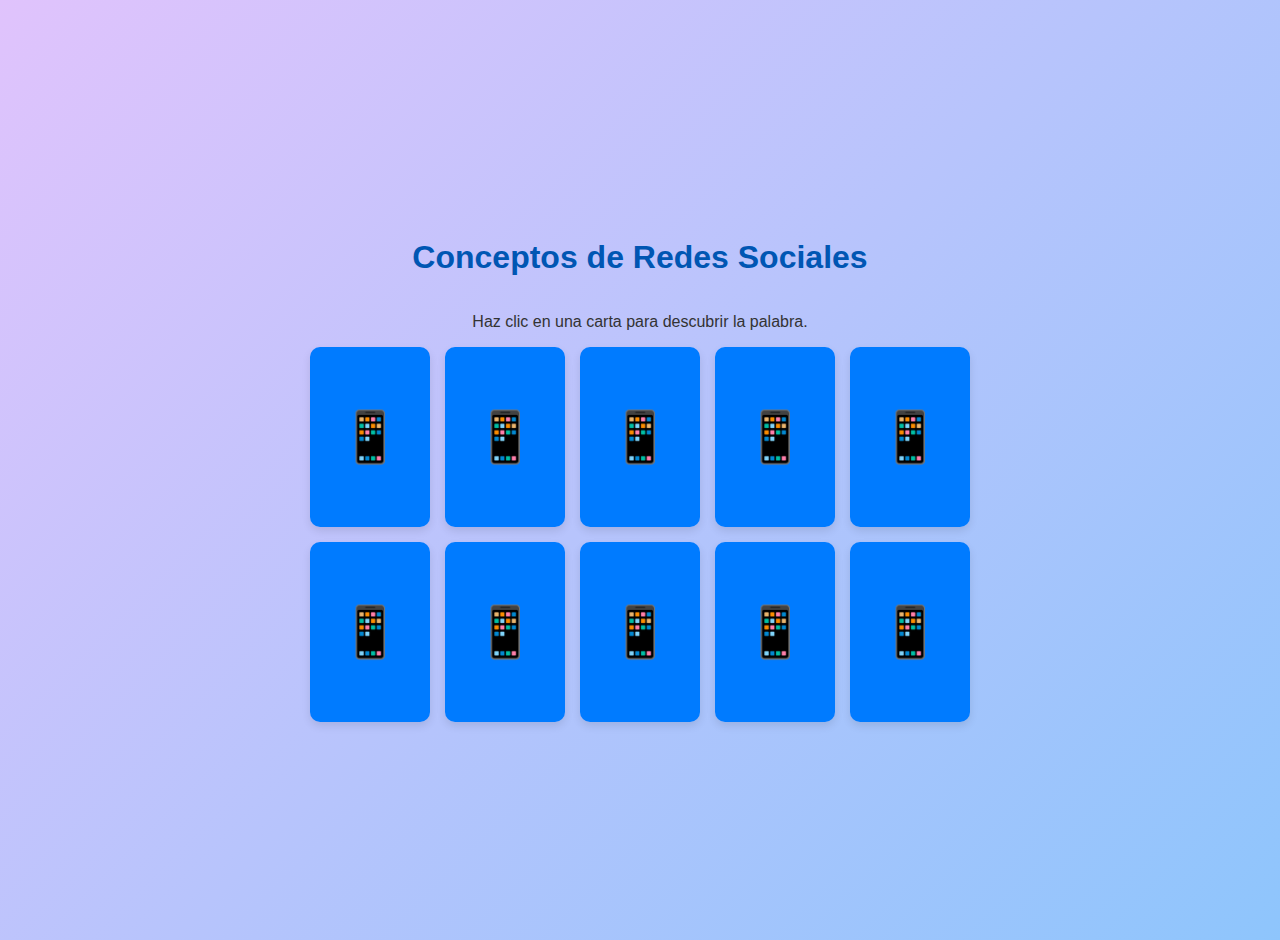
<file: actividad/index.html>
<!DOCTYPE html>
<html lang="es">
<head>
    <meta charset="UTF-8">
    <meta name="viewport" content="width=device-width, initial-scale=1.0">
    <title>Cartas de Redes Sociales</title>
    <link rel="stylesheet" href="styles.css">
</head>
<body>

    <h1>Conceptos de Redes Sociales</h1>
    <p>Haz clic en una carta para descubrir la palabra.</p>

    <div class="game-container" id="game-container">
        <!-- Las cartas se generarán aquí con JavaScript -->
    </div>

    <script src="script.js"></script>
</body>
</html>
</file>
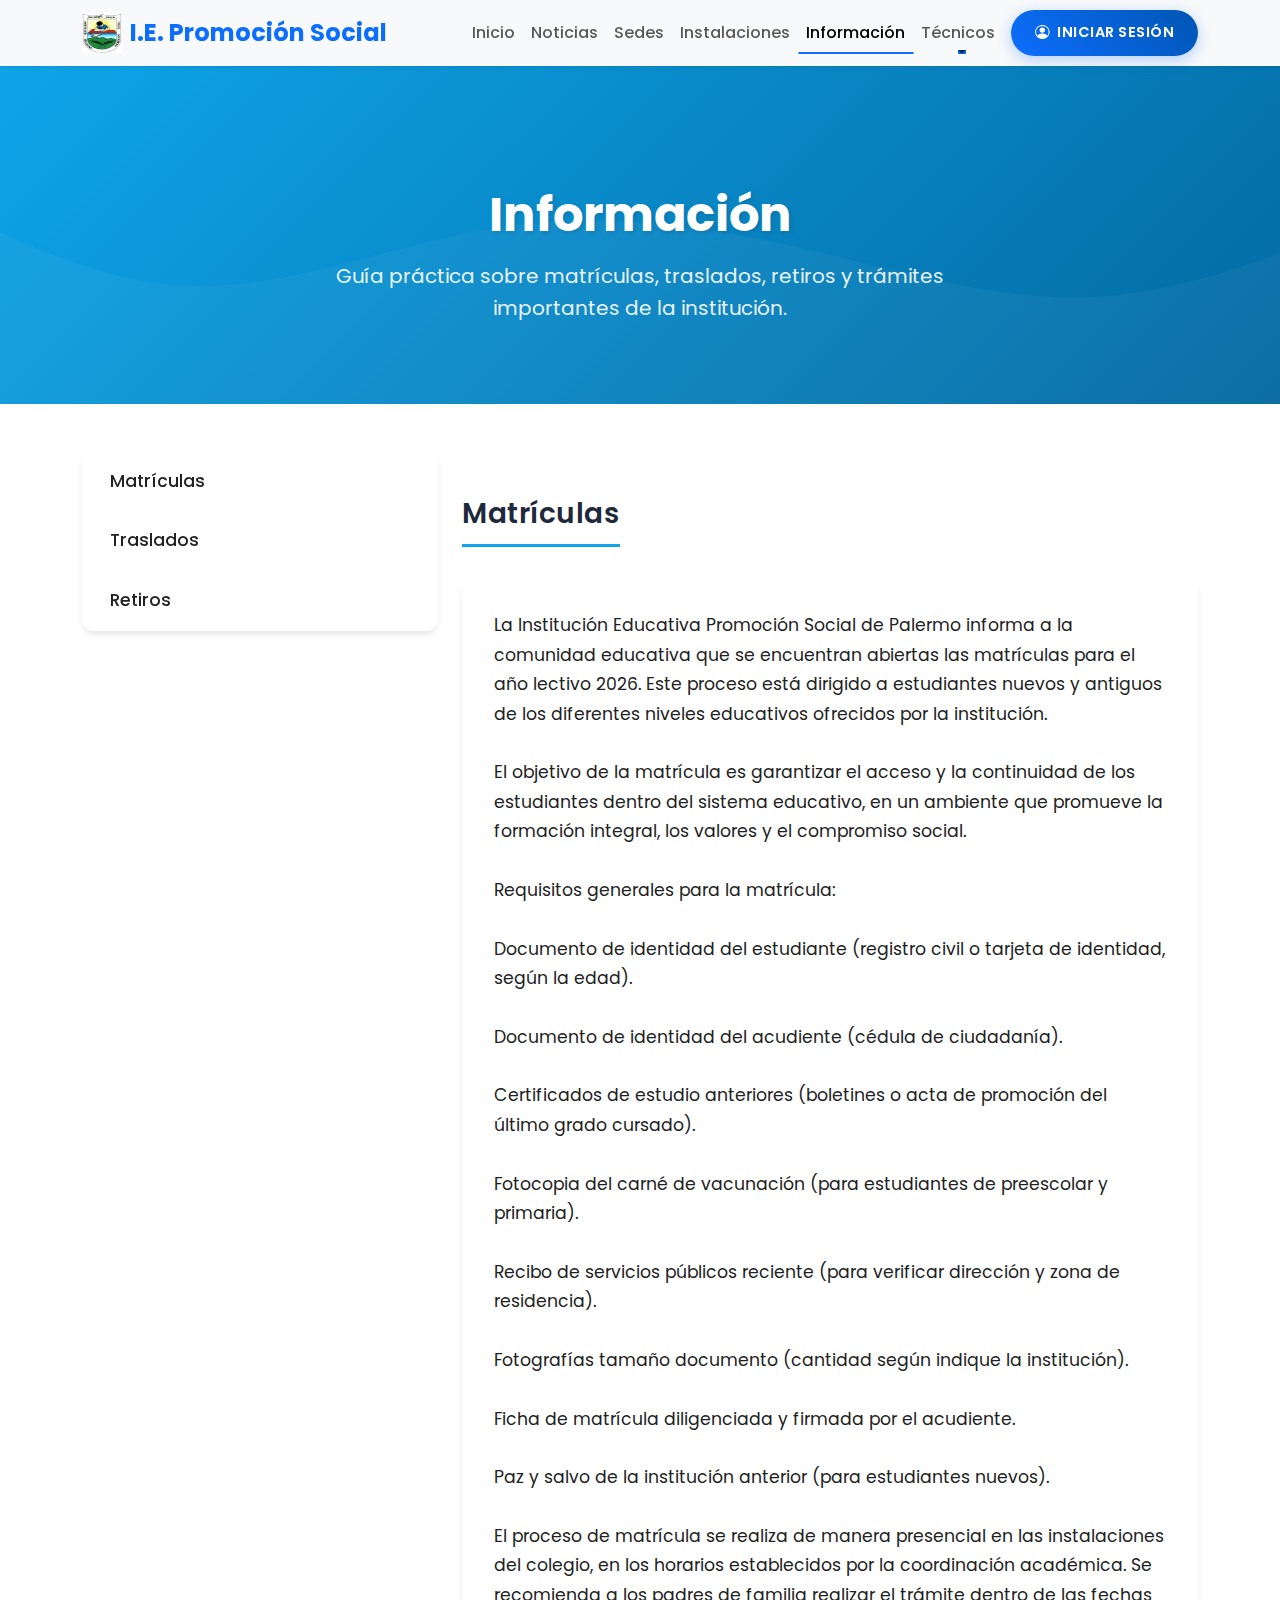
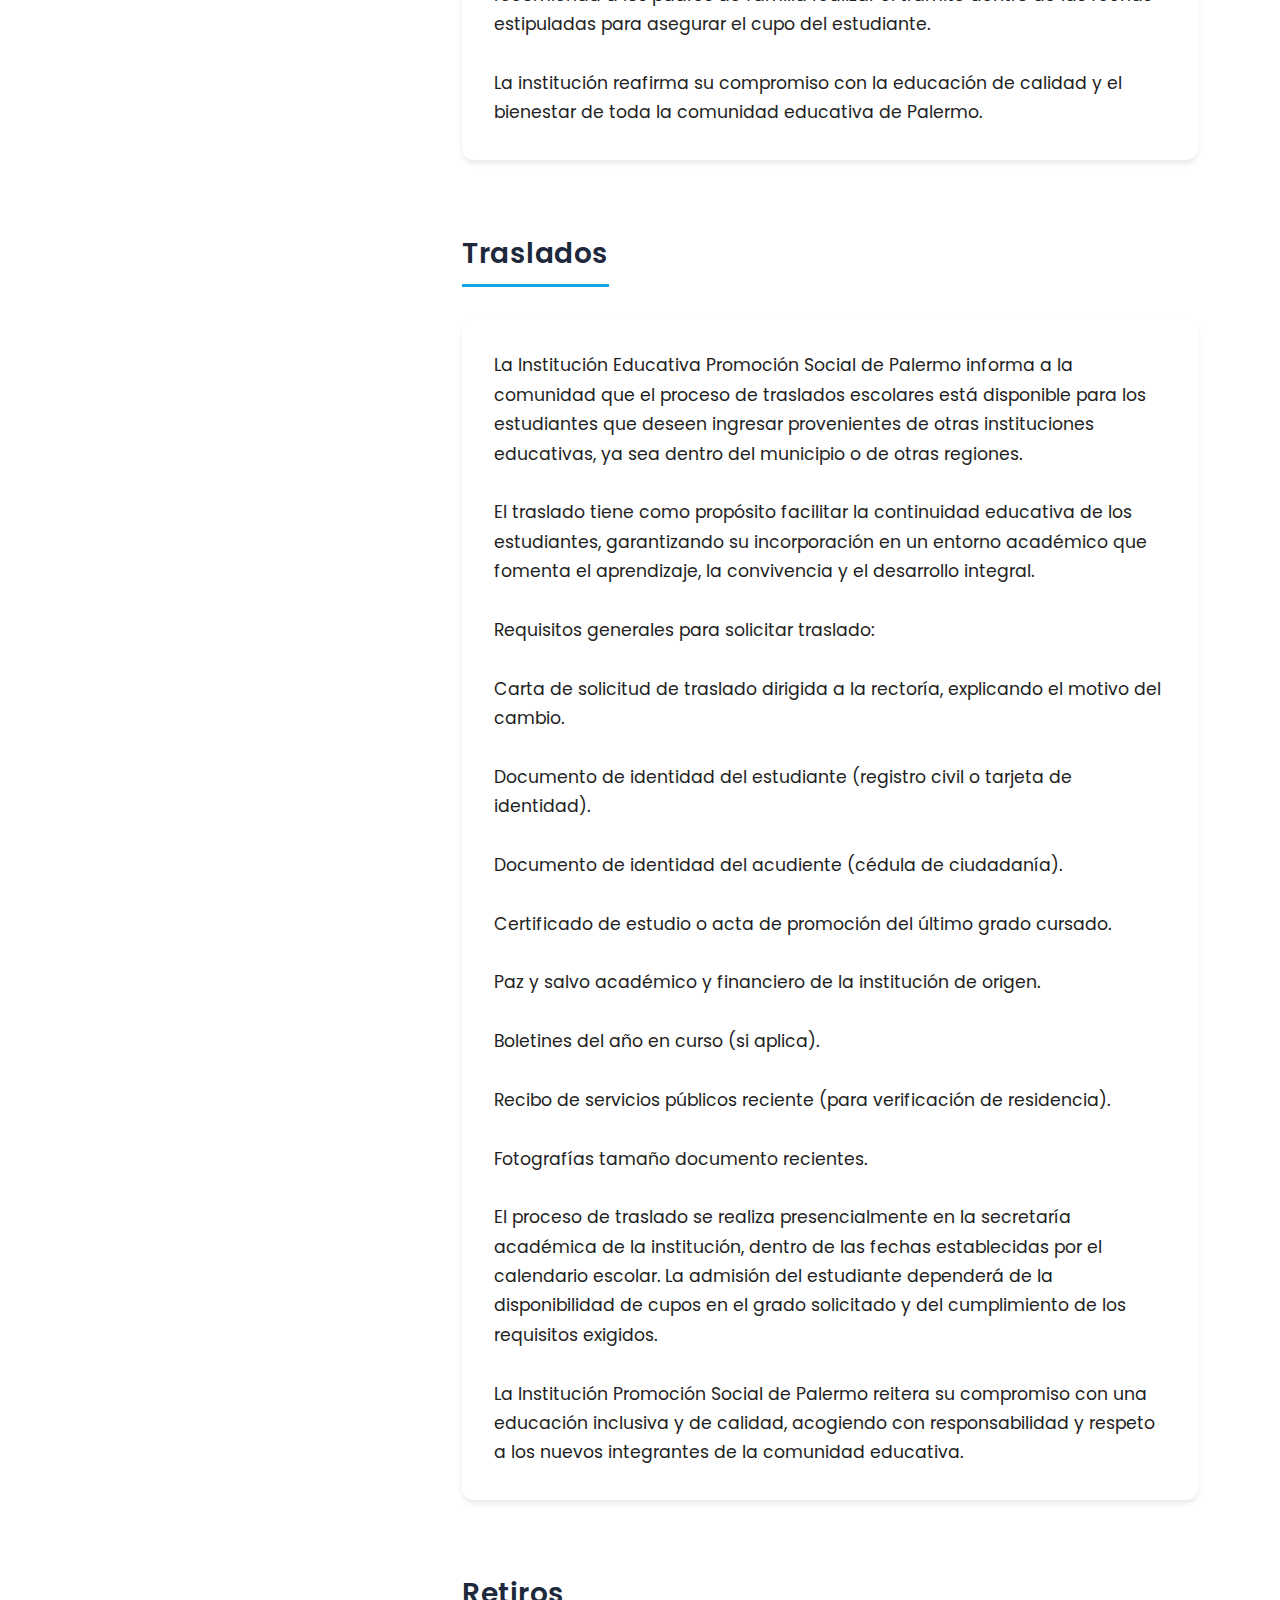
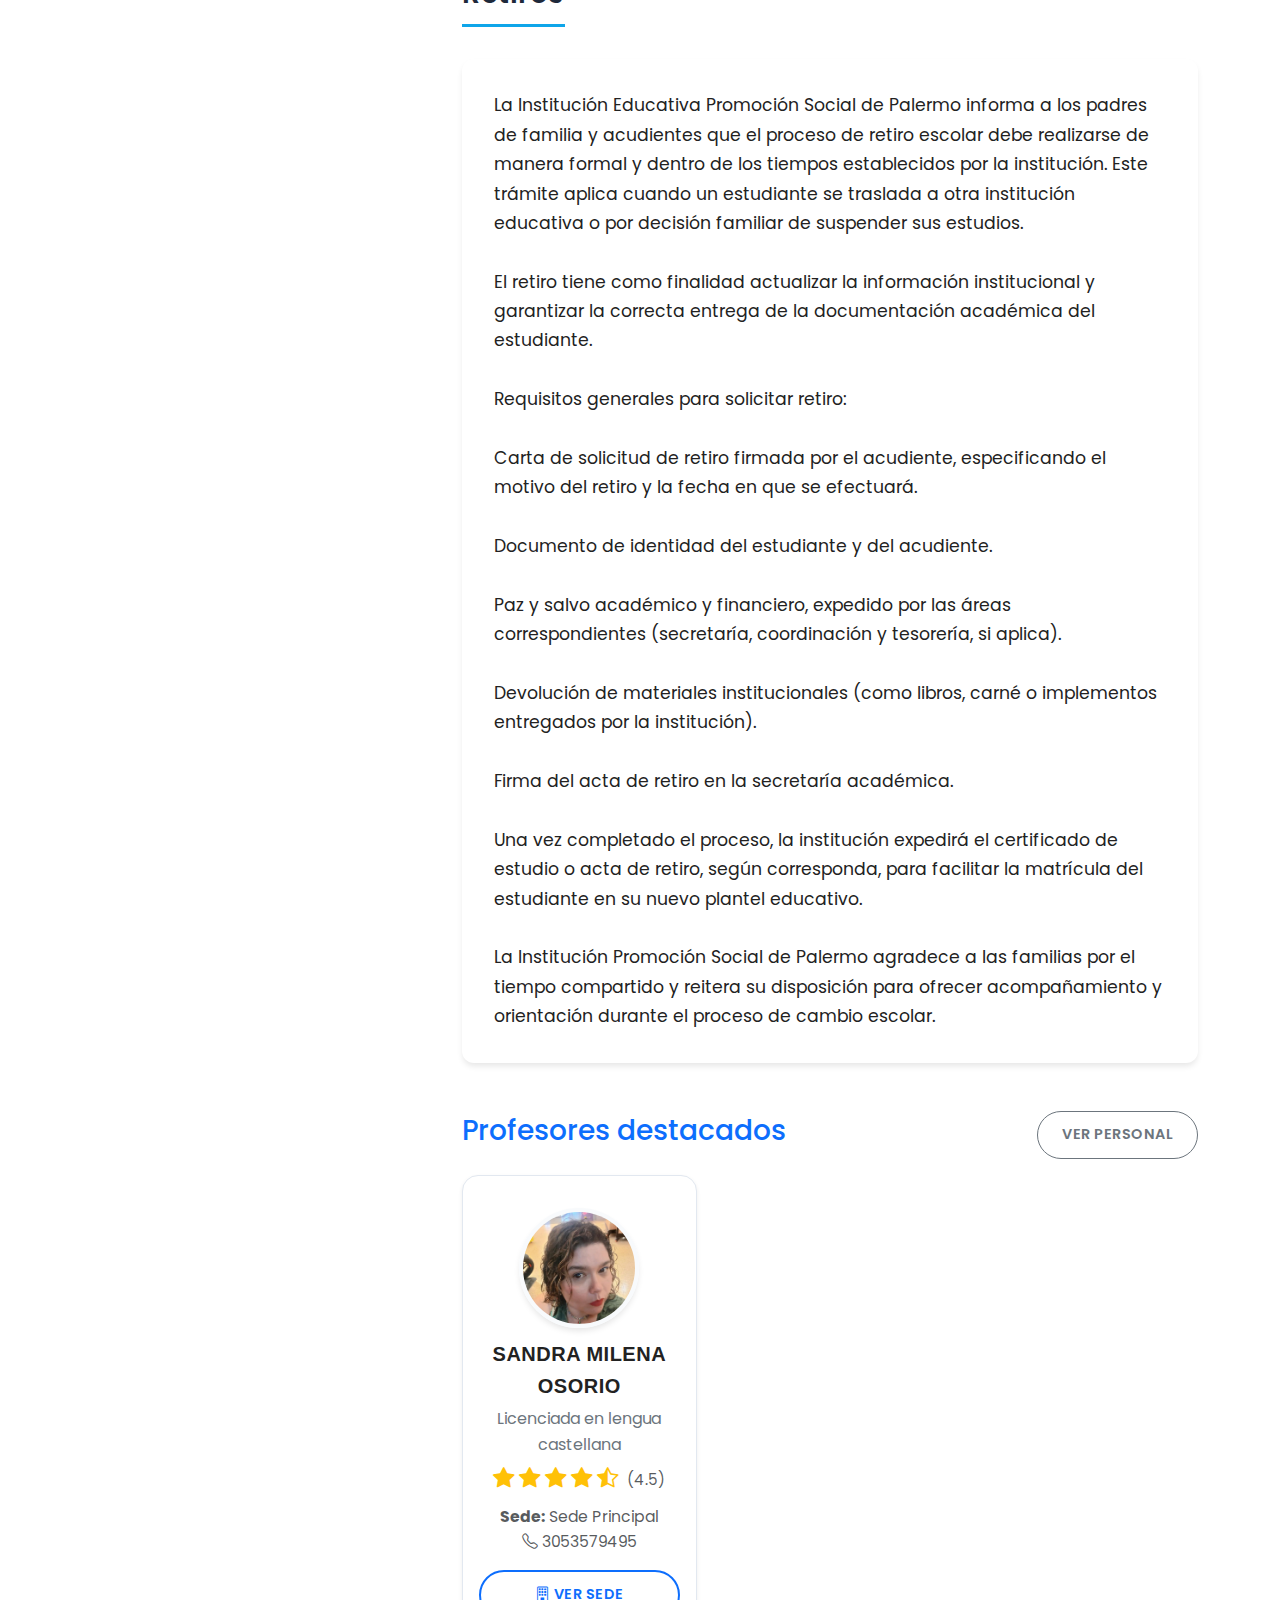
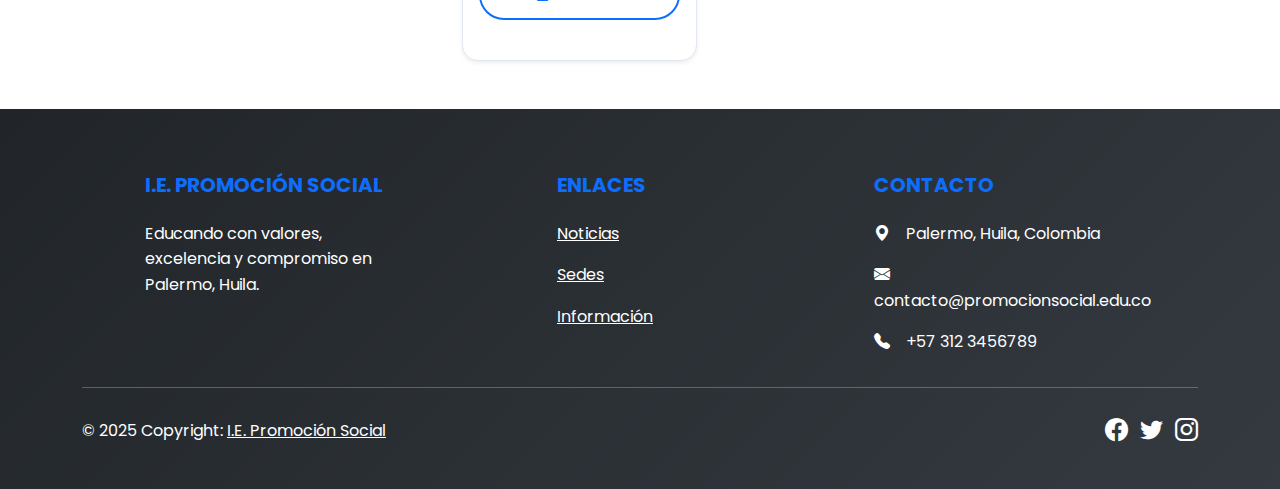
<file: informacion.html>
<!DOCTYPE html>
<html lang="es">
<head>
    <meta charset="utf-8">
    <meta name="viewport" content="width=device-width, initial-scale=1">
    <title>Información - I.E. Promoción Social</title>
    <link href="https://cdn.jsdelivr.net/npm/bootstrap@5.3.0/dist/css/bootstrap.min.css" rel="stylesheet">
    <link href="https://cdn.jsdelivr.net/npm/bootstrap-icons@1.10.5/font/bootstrap-icons.css" rel="stylesheet">
    <link href="css/style.css" rel="stylesheet">
    <link href="css/notifications.css" rel="stylesheet">
    <link href="css/informacion.css" rel="stylesheet">
    <link href="https://fonts.googleapis.com/css2?family=Poppins:wght@300;400;500;600;700&display=swap" rel="stylesheet">
</head>
<body class="info-page">
<nav class="navbar navbar-expand-lg navbar-light bg-light fixed-top shadow-sm">
    <div class="container">
        <a class="navbar-brand d-flex align-items-center" href="index.html">
            <img src="img/escudo.jpeg" alt="Logo I.E. Promoción Social" width="40" height="40" class="me-2">
            <span class="fw-bold text-primary">I.E. Promoción Social</span>
        </a>
        <button class="navbar-toggler" type="button" data-bs-toggle="collapse" data-bs-target="#mainNavbar" aria-controls="mainNavbar" aria-expanded="false" aria-label="Toggle navigation">
            <span class="navbar-toggler-icon"></span>
        </button>
        <div class="collapse navbar-collapse" id="mainNavbar">
            <ul class="navbar-nav ms-auto mb-2 mb-lg-0">
                <li class="nav-item"><a class="nav-link" href="index.html">Inicio</a></li>
                <li class="nav-item"><a class="nav-link" href="noticias.html">Noticias</a></li>
                <li class="nav-item"><a class="nav-link" href="sedes.html">Sedes</a></li>
                <li class="nav-item"><a class="nav-link" href="instalaciones.html">Instalaciones</a></li>
                <li class="nav-item"><a class="nav-link active" href="informacion.html">Información</a></li>
                <li class="nav-item dropdown">
                    <a class="nav-link dropdown-toggle" href="#" id="tecnicosDropdown" role="button" data-bs-toggle="dropdown" aria-expanded="false">
                        Técnicos
                    </a>
                    <ul class="dropdown-menu" aria-labelledby="tecnicosDropdown">
                        <li><a class="dropdown-item" href="tecnico_softw.html">Programación de Software</a></li>
                        <li><a class="dropdown-item" href="tecnico_conta.html">Contabilidad</a></li>
                        <li><hr class="dropdown-divider"></li>
                        <li><a class="dropdown-item" href="tecnicos.html">Ver Personal Técnico</a></li>
                    </ul>
                </li>
            </ul>
            <ul class="navbar-nav">
                 <li class="nav-item">
                    <a href="auth/login.html" class="btn btn-primary ms-lg-2">
                        <i class="bi bi-person-circle me-1"></i> Iniciar Sesión
                    </a>
                </li>
            </ul>
        </div>
    </div>
</nav>
<section class="hero-section">
  <div class="container text-center text-white position-relative">
    <h1 class="hero-title">Información</h1>
    <p class="hero-subtitle">Guía práctica sobre matrículas, traslados, retiros y trámites importantes de la institución.</p>
  </div>
</section>

<div class="container my-5">
  <div class="row">
    <div class="col-lg-4">
      <div class="list-group sticky-top info-list-group" style="top:120px;">
          <a class="list-group-item list-group-item-action" href="#matriculas">Matrículas</a>
          <a class="list-group-item list-group-item-action" href="#traslados">Traslados</a>
          <a class="list-group-item list-group-item-action" href="#retiros">Retiros</a>
      </div>
    </div>
    <div class="col-lg-8">

          <section id="matriculas" class="mb-4">
            <div class="d-flex justify-content-between align-items-center mb-2">
              <span class="info-section-title">Matrículas</span>
            </div>
            <div class="info-card">
              <div class="info-content">
                La Institución Educativa Promoción Social de Palermo informa a la comunidad educativa que se encuentran abiertas las matrículas para el año lectivo 2026. Este proceso está dirigido a estudiantes nuevos y antiguos de los diferentes niveles educativos ofrecidos por la institución.<br /><br />El objetivo de la matrícula es garantizar el acceso y la continuidad de los estudiantes dentro del sistema educativo, en un ambiente que promueve la formación integral, los valores y el compromiso social.<br /><br />Requisitos generales para la matrícula:<br /><br />Documento de identidad del estudiante (registro civil o tarjeta de identidad, según la edad).<br /><br />Documento de identidad del acudiente (cédula de ciudadanía).<br /><br />Certificados de estudio anteriores (boletines o acta de promoción del último grado cursado).<br /><br />Fotocopia del carné de vacunación (para estudiantes de preescolar y primaria).<br /><br />Recibo de servicios públicos reciente (para verificar dirección y zona de residencia).<br /><br />Fotografías tamaño documento (cantidad según indique la institución).<br /><br />Ficha de matrícula diligenciada y firmada por el acudiente.<br /><br />Paz y salvo de la institución anterior (para estudiantes nuevos).<br /><br />El proceso de matrícula se realiza de manera presencial en las instalaciones del colegio, en los horarios establecidos por la coordinación académica. Se recomienda a los padres de familia realizar el trámite dentro de las fechas estipuladas para asegurar el cupo del estudiante.<br /><br />La institución reafirma su compromiso con la educación de calidad y el bienestar de toda la comunidad educativa de Palermo.
              </div>
            </div>
          </section>
          <section id="traslados" class="mb-4">
            <div class="d-flex justify-content-between align-items-center mb-2">
              <span class="info-section-title">Traslados</span>
            </div>
            <div class="info-card">
              <div class="info-content">
                La Institución Educativa Promoción Social de Palermo informa a la comunidad que el proceso de traslados escolares está disponible para los estudiantes que deseen ingresar provenientes de otras instituciones educativas, ya sea dentro del municipio o de otras regiones.<br /><br />El traslado tiene como propósito facilitar la continuidad educativa de los estudiantes, garantizando su incorporación en un entorno académico que fomenta el aprendizaje, la convivencia y el desarrollo integral.<br /><br />Requisitos generales para solicitar traslado:<br /><br />Carta de solicitud de traslado dirigida a la rectoría, explicando el motivo del cambio.<br /><br />Documento de identidad del estudiante (registro civil o tarjeta de identidad).<br /><br />Documento de identidad del acudiente (cédula de ciudadanía).<br /><br />Certificado de estudio o acta de promoción del último grado cursado.<br /><br />Paz y salvo académico y financiero de la institución de origen.<br /><br />Boletines del año en curso (si aplica).<br /><br />Recibo de servicios públicos reciente (para verificación de residencia).<br /><br />Fotografías tamaño documento recientes.<br /><br />El proceso de traslado se realiza presencialmente en la secretaría académica de la institución, dentro de las fechas establecidas por el calendario escolar. La admisión del estudiante dependerá de la disponibilidad de cupos en el grado solicitado y del cumplimiento de los requisitos exigidos.<br /><br />La Institución Promoción Social de Palermo reitera su compromiso con una educación inclusiva y de calidad, acogiendo con responsabilidad y respeto a los nuevos integrantes de la comunidad educativa.<br />
              </div>
            </div>
          </section>
          <section id="retiros" class="mb-4">
            <div class="d-flex justify-content-between align-items-center mb-2">
              <span class="info-section-title">Retiros</span>
            </div>
            <div class="info-card">
              <div class="info-content">
                La Institución Educativa Promoción Social de Palermo informa a los padres de familia y acudientes que el proceso de retiro escolar debe realizarse de manera formal y dentro de los tiempos establecidos por la institución. Este trámite aplica cuando un estudiante se traslada a otra institución educativa o por decisión familiar de suspender sus estudios.<br /><br />El retiro tiene como finalidad actualizar la información institucional y garantizar la correcta entrega de la documentación académica del estudiante.<br /><br />Requisitos generales para solicitar retiro:<br /><br />Carta de solicitud de retiro firmada por el acudiente, especificando el motivo del retiro y la fecha en que se efectuará.<br /><br />Documento de identidad del estudiante y del acudiente.<br /><br />Paz y salvo académico y financiero, expedido por las áreas correspondientes (secretaría, coordinación y tesorería, si aplica).<br /><br />Devolución de materiales institucionales (como libros, carné o implementos entregados por la institución).<br /><br />Firma del acta de retiro en la secretaría académica.<br /><br />Una vez completado el proceso, la institución expedirá el certificado de estudio o acta de retiro, según corresponda, para facilitar la matrícula del estudiante en su nuevo plantel educativo.<br /><br />La Institución Promoción Social de Palermo agradece a las familias por el tiempo compartido y reitera su disposición para ofrecer acompañamiento y orientación durante el proceso de cambio escolar.<br />
              </div>
            </div>
          </section>

      <!-- Profesores destacados -->
      <section class="mt-5">
        <div class="d-flex justify-content-between align-items-center mb-3">
          <h3 class="text-primary">Profesores destacados</h3>
          <div>
              <a href="tecnicos.html" class="btn btn-sm btn-outline-secondary">Ver personal</a>
          </div>
        </div>

        <div class="row g-3">
              <div class="col-md-6 col-lg-4">
                <div class="profesor-card shadow-sm rounded-4 p-3 mb-4 bg-white position-relative h-100">
                    <img src="img/6904de47e9139.png" class="profesor-img mx-auto mt-3" alt="SANDRA MILENA OSORIO" onerror="this.src='img/escudo.jpeg'">
                  <div class="text-center mt-2 mb-1">
                    <span class="profesor-nombre fw-bold" style="font-size:1.25rem; letter-spacing:0.5px; color:#222;"> SANDRA MILENA OSORIO </span>
                    <div class="profesor-educacion text-secondary mb-1" style="font-size:1rem;"> Licenciada en lengua castellana </div>
                    <div class="profesor-estrellas mb-2">
                          <i class="bi bi-star-fill text-warning star"></i>
                          <i class="bi bi-star-fill text-warning star"></i>
                          <i class="bi bi-star-fill text-warning star"></i>
                          <i class="bi bi-star-fill text-warning star"></i>
                          <i class="bi bi-star-half text-warning star"></i>
                      <span class="ms-1 text-muted promedio-calificacion" style="font-size:0.95rem;">
                        (4.5)
                      </span>
                    </div>
                  </div>
                  <div class="text-center mb-2">
                    <span class="d-block text-muted" style="font-size:0.98rem;"><strong>Sede:</strong> Sede Principal</span>
                    <span class="d-block text-muted" style="font-size:0.98rem;"><i class="bi bi-telephone me-1"></i>3053579495</span>
                  </div>
                  <div class="d-flex justify-content-between gap-2 mt-3">
                    <a href="sedes_detalle_1.html" class="btn btn-outline-primary flex-fill">
                      <i class="bi bi-building me-1"></i>Ver sede
                    </a>
                  </div>
                </div>
              </div>
              <!-- Otros profesores estáticos aquí -->
        </div>
      </section>
    </div>
  </div>
</div>

<footer class="bg-dark text-white pt-5 pb-4 mt-5">
    <div class="container text-center text-md-start">
        <div class="row text-center text-md-start">
            <div class="col-md-3 col-lg-3 col-xl-3 mx-auto mt-3">
                <h5 class="text-uppercase mb-4 fw-bold text-primary">I.E. Promoción Social</h5>
                <p>Educando con valores, excelencia y compromiso en Palermo, Huila.</p>
            </div>
            <div class="col-md-2 col-lg-2 col-xl-2 mx-auto mt-3">
                <h5 class="text-uppercase mb-4 fw-bold text-primary">Enlaces</h5>
                <p><a href="noticias.html" class="text-white">Noticias</a></p>
                <p><a href="sedes.html" class="text-white">Sedes</a></p>
                <p><a href="informacion.html" class="text-white">Información</a></p>
            </div>
            <div class="col-md-4 col-lg-3 col-xl-3 mx-auto mt-3">
                <h5 class="text-uppercase mb-4 fw-bold text-primary">Contacto</h5>
                <p><i class="bi bi-geo-alt-fill me-3"></i>Palermo, Huila, Colombia</p>
                <p><i class="bi bi-envelope-fill me-3"></i>contacto@promocionsocial.edu.co</p>
                <p><i class="bi bi-telephone-fill me-3"></i>+57 312 3456789</p>
            </div>
        </div>
        <hr class="mb-4">
        <div class="row align-items-center">
            <div class="col-md-7 col-lg-8">
                <p> © 2025 Copyright:
                    <a href="index.html" class="text-white">I.E. Promoción Social</a>
                </p>
            </div>
            <div class="col-md-5 col-lg-4">
                <div class="text-center text-md-end">
                    <ul class="list-unstyled list-inline">
                        <li class="list-inline-item">
                            <a href="#" class="btn-floating btn-sm text-white" style="font-size: 23px;"><i class="bi bi-facebook"></i></a>
                        </li>
                        <li class="list-inline-item">
                            <a href="#" class="btn-floating btn-sm text-white" style="font-size: 23px;"><i class="bi bi-twitter"></i></a>
                        </li>
                        <li class="list-inline-item">
                            <a href="#" class="btn-floating btn-sm text-white" style="font-size: 23px;"><i class="bi bi-instagram"></i></a>
                        </li>
                    </ul>
                </div>
            </div>
        </div>
    </div>
</footer>
<script src="https://cdn.jsdelivr.net/npm/bootstrap@5.3.0/dist/js/bootstrap.bundle.min.js"></script>
<script src="js/custom.js"></script>
</body>
</html>
</file>
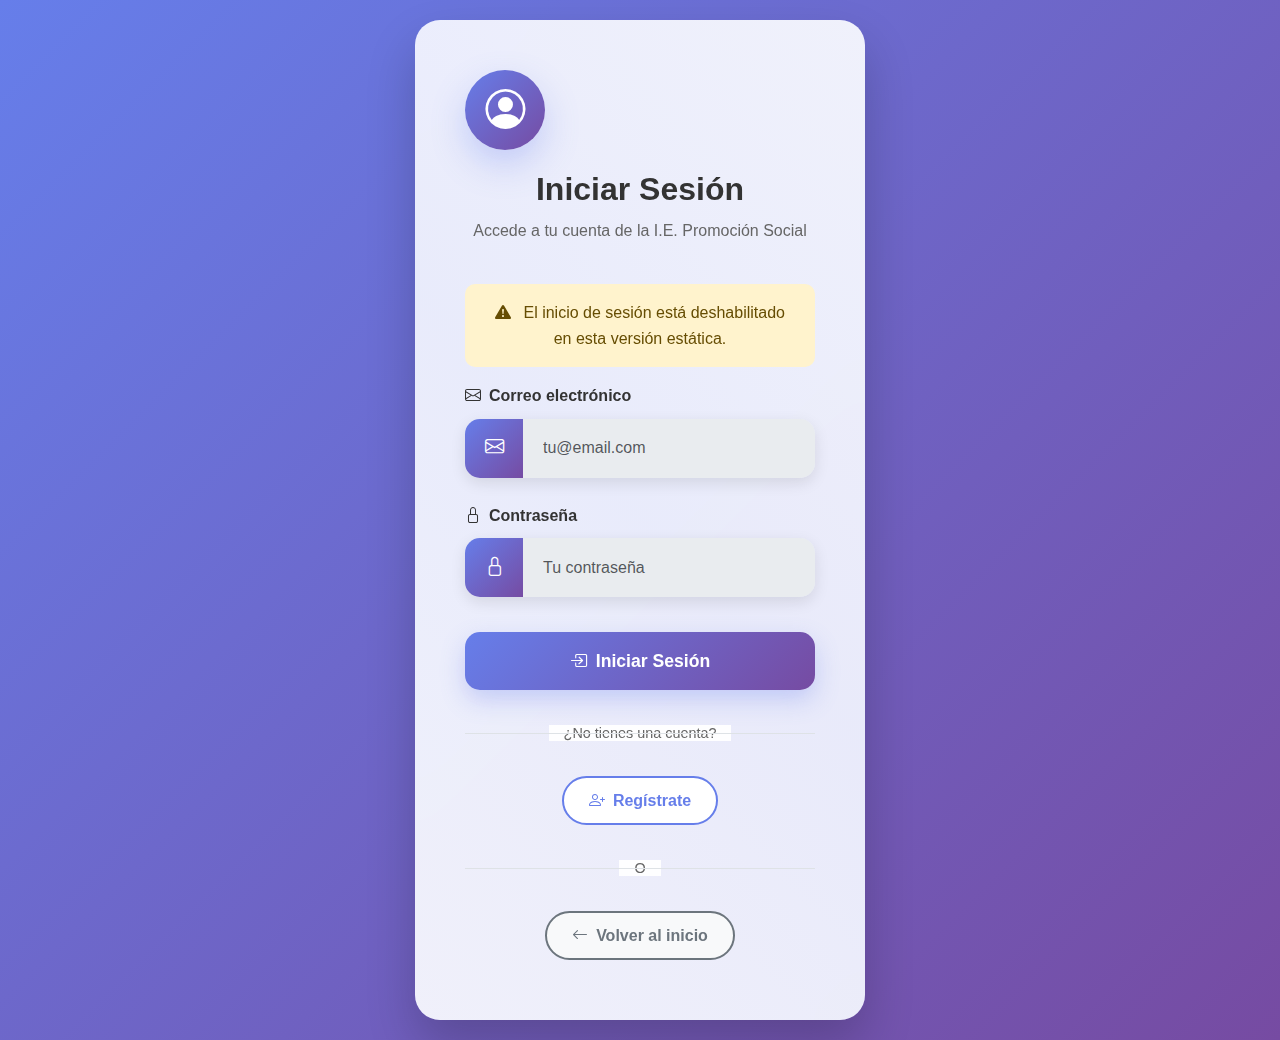
<file: login.html>
<!DOCTYPE html>
<html lang="es">
<head>
    <meta charset="UTF-8">
    <meta name="viewport" content="width=device-width, initial-scale=1.0">
    <title>Iniciar Sesión - I.E. Promoción Social</title>
    <link href="https://cdn.jsdelivr.net/npm/bootstrap@5.3.0/dist/css/bootstrap.min.css" rel="stylesheet">
    <link href="https://cdn.jsdelivr.net/npm/bootstrap-icons@1.10.5/font/bootstrap-icons.css" rel="stylesheet">
    <link href="../css/style.css" rel="stylesheet">
    <style>
        body {
            background: linear-gradient(135deg, #667eea 0%, #764ba2 100%);
            min-height: 100vh;
            display: flex;
            align-items: center;
            justify-content: center;
            padding: 20px;
        }
        
        .login-container {
            background: rgba(255, 255, 255, 0.95);
            backdrop-filter: blur(20px);
            border-radius: 25px;
            box-shadow: 0 25px 50px rgba(0, 0, 0, 0.2);
            padding: 50px;
            width: 100%;
            max-width: 450px;
            position: relative;
            overflow: hidden;
        }
        
        .login-container::before {
            content: '';
            position: absolute;
            top: -50%;
            left: -50%;
            width: 200%;
            height: 200%;
            background: linear-gradient(45deg, transparent, rgba(102, 126, 234, 0.1), transparent);
            animation: shimmer 3s infinite;
            z-index: 1;
        }
        
        @keyframes shimmer {
            0% { transform: translateX(-100%) translateY(-100%) rotate(45deg); }
            100% { transform: translateX(100%) translateY(100%) rotate(45deg); }
        }
        
        .login-content {
            position: relative;
            z-index: 2;
        }
        
        .login-header {
            text-align: center;
            margin-bottom: 40px;
        }
        
        .login-icon {
            display: inline-block;
            width: 80px;
            height: 80px;
            background: linear-gradient(135deg, #667eea 0%, #764ba2 100%);
            border-radius: 50%;
            display: flex;
            align-items: center;
            justify-content: center;
            margin-bottom: 20px;
            box-shadow: 0 15px 35px rgba(102, 126, 234, 0.3);
        }
        
        .login-icon i {
            font-size: 2.5rem;
            color: white;
        }
        
        .login-title {
            font-size: 2rem;
            font-weight: 700;
            color: #333;
            margin-bottom: 10px;
        }
        
        .login-subtitle {
            color: #666;
            font-size: 1rem;
        }
        
        .form-group {
            margin-bottom: 25px;
            position: relative;
        }
        
        .form-label {
            font-weight: 600;
            color: #333;
            margin-bottom: 10px;
            display: block;
        }
        
        .input-group {
            position: relative;
            border-radius: 15px;
            overflow: hidden;
            box-shadow: 0 5px 15px rgba(0, 0, 0, 0.1);
            transition: all 0.3s ease;
        }
        
        .input-group:focus-within {
            transform: translateY(-2px);
            box-shadow: 0 10px 25px rgba(102, 126, 234, 0.3);
        }
        
        .input-group-text {
            background: linear-gradient(135deg, #667eea 0%, #764ba2 100%);
            border: none;
            color: white;
            padding: 15px 20px;
            font-size: 1.2rem;
        }
        
        .form-control {
            border: none;
            padding: 15px 20px;
            font-size: 1rem;
            background: white;
            outline: none;
        }
        
        .form-control:focus {
            box-shadow: none;
            background: #f8f9fa;
        }
        
        .login-btn {
            background: linear-gradient(135deg, #667eea 0%, #764ba2 100%);
            border: none;
            border-radius: 15px;
            padding: 15px;
            font-size: 1.1rem;
            font-weight: 600;
            color: white;
            width: 100%;
            margin-top: 10px;
            transition: all 0.3s ease;
            box-shadow: 0 10px 25px rgba(102, 126, 234, 0.3);
        }
        
        .login-btn:hover {
            transform: translateY(-3px);
            box-shadow: 0 15px 35px rgba(102, 126, 234, 0.4);
            color: white;
        }
        
        .login-footer {
            text-align: center;
            margin-top: 30px;
        }
        
        .register-link {
            background: white;
            border: 2px solid #667eea;
            border-radius: 25px;
            padding: 10px 25px;
            color: #667eea;
            font-weight: 600;
            text-decoration: none;
            transition: all 0.3s ease;
            display: inline-block;
            margin: 10px 5px;
        }
        
        .register-link:hover {
            background: #667eea;
            color: white;
            transform: translateY(-2px);
            box-shadow: 0 10px 25px rgba(102, 126, 234, 0.3);
        }
        
        .back-link {
            background: #f8f9fa;
            border: 2px solid #6c757d;
            border-radius: 25px;
            padding: 10px 25px;
            color: #6c757d;
            font-weight: 600;
            text-decoration: none;
            transition: all 0.3s ease;
            display: inline-block;
            margin: 10px 5px;
        }
        
        .back-link:hover {
            background: #6c757d;
            color: white;
            transform: translateY(-2px);
            box-shadow: 0 10px 25px rgba(108, 117, 125, 0.3);
        }
        
        .divider {
            margin: 20px 0;
            text-align: center;
            position: relative;
        }
        
        .divider::before {
            content: '';
            position: absolute;
            top: 50%;
            left: 0;
            right: 0;
            height: 1px;
            background: #dee2e6;
        }
        
        .divider span {
            background: rgba(255, 255, 255, 0.95);
            padding: 0 15px;
            color: #666;
            font-size: 0.9rem;
        }
    </style>
</head>
<body>

<div class="login-container">
    <div class="login-content">
        <div class="login-header">
            <div class="login-icon">
                <i class="bi bi-person-circle"></i>
            </div>
            <h1 class="login-title">Iniciar Sesión</h1>
            <p class="login-subtitle">Accede a tu cuenta de la I.E. Promoción Social</p>
        </div>
        
        <div class="alert alert-warning text-center">
            <i class="bi bi-exclamation-triangle-fill me-2"></i>
            El inicio de sesión está deshabilitado en esta versión estática.
        </div>

        <form onsubmit="return false;">
            <fieldset disabled>
                <div class="form-group">
                    <label for="correo" class="form-label"><i class="bi bi-envelope me-2"></i>Correo electrónico</label>
                    <div class="input-group">
                        <span class="input-group-text"><i class="bi bi-envelope"></i></span>
                        <input type="email" name="correo" id="correo" class="form-control" placeholder="tu@email.com">
                    </div>
                </div>
                <div class="form-group">
                    <label for="password" class="form-label"><i class="bi bi-lock me-2"></i>Contraseña</label>
                    <div class="input-group">
                        <span class="input-group-text"><i class="bi bi-lock"></i></span>
                        <input type="password" name="password" id="password" class="form-control" placeholder="Tu contraseña">
                    </div>
                </div>
                <button type="submit" class="login-btn"><i class="bi bi-box-arrow-in-right me-2"></i>Iniciar Sesión</button>
            </fieldset>
        </form>

        <div class="login-footer">
            <div class="divider"><span>¿No tienes una cuenta?</span></div>
            <a href="registro.html" class="register-link"><i class="bi bi-person-plus me-2"></i>Regístrate</a>
            <div class="divider"><span>O</span></div>
            <a href="../index.html" class="back-link"><i class="bi bi-arrow-left me-2"></i>Volver al inicio</a>
        </div>
    </div>
</div>

<script src="https://cdn.jsdelivr.net/npm/bootstrap@5.3.0/dist/js/bootstrap.bundle.min.js"></script>
</body>
</html>
</file>
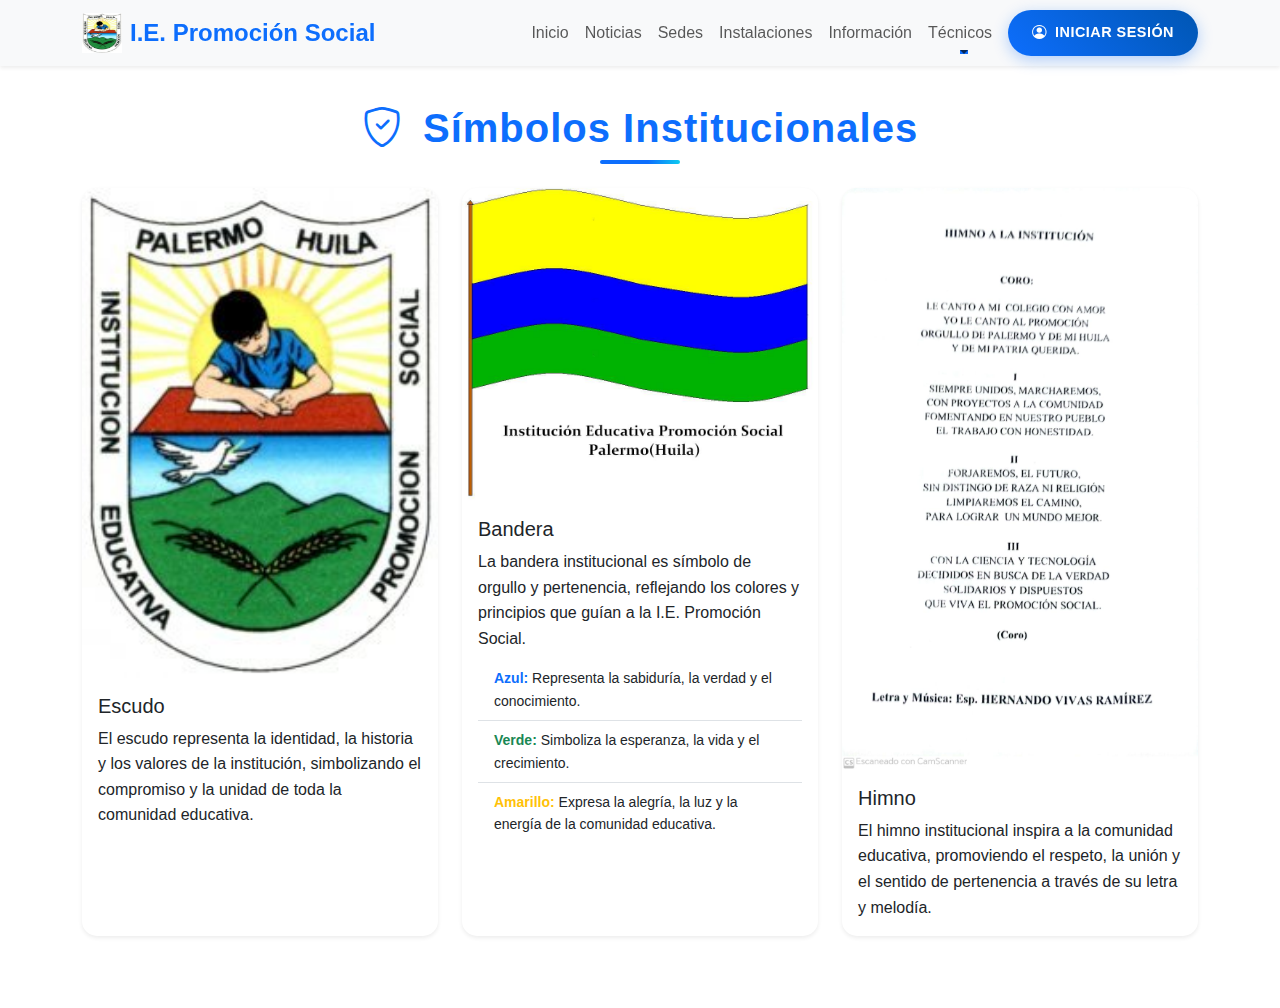
<file: simbolos.html>
<!DOCTYPE html>
<html lang="es">
<head>
    <meta charset="UTF-8">
    <meta name="viewport" content="width=device-width, initial-scale=1">
    <title>Simbolos Institucionales | I.E. Promoción Social</title>
    <link href="https://cdn.jsdelivr.net/npm/bootstrap@5.3.0/dist/css/bootstrap.min.css" rel="stylesheet">
    <link href="https://cdn.jsdelivr.net/npm/bootstrap-icons@1.10.5/font/bootstrap-icons.css" rel="stylesheet">
    <link href="css/style.css" rel="stylesheet">
</head>
<body class="d-flex flex-column min-vh-100">

<nav class="navbar navbar-expand-lg navbar-light bg-light fixed-top shadow-sm">
    <div class="container">
        <a class="navbar-brand d-flex align-items-center" href="index.html">
            <img src="img/escudo.jpeg" alt="Logo I.E. Promoción Social" width="40" height="40" class="me-2">
            <span class="fw-bold text-primary">I.E. Promoción Social</span>
        </a>
        <button class="navbar-toggler" type="button" data-bs-toggle="collapse" data-bs-target="#mainNavbar" aria-controls="mainNavbar" aria-expanded="false" aria-label="Toggle navigation">
            <span class="navbar-toggler-icon"></span>
        </button>
        <div class="collapse navbar-collapse" id="mainNavbar">
            <ul class="navbar-nav ms-auto mb-2 mb-lg-0">
                <li class="nav-item"><a class="nav-link" href="index.html">Inicio</a></li>
                <li class="nav-item"><a class="nav-link" href="noticias.html">Noticias</a></li>
                <li class="nav-item"><a class="nav-link" href="sedes.html">Sedes</a></li>
                <li class="nav-item"><a class="nav-link" href="instalaciones.html">Instalaciones</a></li>
                <li class="nav-item"><a class="nav-link" href="informacion.html">Información</a></li>
                <li class="nav-item dropdown">
                    <a class="nav-link dropdown-toggle" href="#" id="tecnicosDropdown" role="button" data-bs-toggle="dropdown" aria-expanded="false">
                        Técnicos
                    </a>
                    <ul class="dropdown-menu" aria-labelledby="tecnicosDropdown">
                        <li><a class="dropdown-item" href="tecnico_softw.html">Programación de Software</a></li>
                        <li><a class="dropdown-item" href="tecnico_conta.html">Contabilidad</a></li>
                        <li><hr class="dropdown-divider"></li>
                        <li><a class="dropdown-item" href="tecnicos.html">Ver Personal Técnico</a></li>
                    </ul>
                </li>
            </ul>
            <ul class="navbar-nav">
                 <li class="nav-item">
                    <a href="auth/login.html" class="btn btn-primary ms-lg-2">
                        <i class="bi bi-person-circle me-1"></i> Iniciar Sesión
                    </a>
                </li>
            </ul>
        </div>
    </div>
</nav>

<!-- Contenido principal de símbolos -->
<div class="container my-5 py-4" style="margin-top: 80px !important;">
    <h1 class="fw-bold text-primary mb-4 text-center" style="font-size:2.5rem; letter-spacing:1px; position:relative;">
        <i class="bi bi-shield-check me-2"></i> Símbolos Institucionales
        <span style="display:block; width:80px; height:4px; background: linear-gradient(90deg, #0d6efd 60%, #0dcaf0 100%); margin: 0.5rem auto 0; border-radius:2px;"></span>
    </h1>
    <div class="row g-4">
        <!-- Escudo -->
        <div class="col-md-4">
            <div class="card h-100 shadow-sm">
                <img src="img/escudo.jpeg" class="card-img-top" alt="Escudo Institucional" onerror="this.style.display='none'">
                <div class="card-body">
                    <h5 class="card-title">Escudo</h5>
                    <p class="card-text">El escudo representa la identidad, la historia y los valores de la institución, simbolizando el compromiso y la unidad de toda la comunidad educativa.</p>
                </div>
            </div>
        </div>
        <!-- Bandera -->
        <div class="col-md-4">
            <div class="card h-100 shadow-sm">
                <img src="img/Bandera.jpg" class="card-img-top" alt="Bandera Institucional" onerror="this.style.display='none'">
                <div class="card-body">
                    <h5 class="card-title">Bandera</h5>
                    <p class="card-text mb-2">La bandera institucional es símbolo de orgullo y pertenencia, reflejando los colores y principios que guían a la I.E. Promoción Social.</p>
                    <ul class="list-group list-group-flush small">
                        <li class="list-group-item"><span class="fw-bold text-primary">Azul:</span> Representa la sabiduría, la verdad y el conocimiento.</li>
                        <li class="list-group-item"><span class="fw-bold text-success">Verde:</span> Simboliza la esperanza, la vida y el crecimiento.</li>
                        <li class="list-group-item"><span class="fw-bold text-warning">Amarillo:</span> Expresa la alegría, la luz y la energía de la comunidad educativa.</li>
                    </ul>
                </div>
            </div>
        </div>
        <!-- Himno -->
        <div class="col-md-4">
            <div class="card h-100 shadow-sm">
                <img src="img/himno.jpg" class="card-img-top" alt="Himno Institucional" onerror="this.style.display='none'">
                <div class="card-body">
                    <h5 class="card-title">Himno</h5>
                    <p class="card-text">El himno institucional inspira a la comunidad educativa, promoviendo el respeto, la unión y el sentido de pertenencia a través de su letra y melodía.</p>
                </div>
            </div>
        </div>
    </div>
</div>

<script src="https://cdn.jsdelivr.net/npm/bootstrap@5.3.0/dist/js/bootstrap.bundle.min.js"></script>
</body>
</html>
</file>
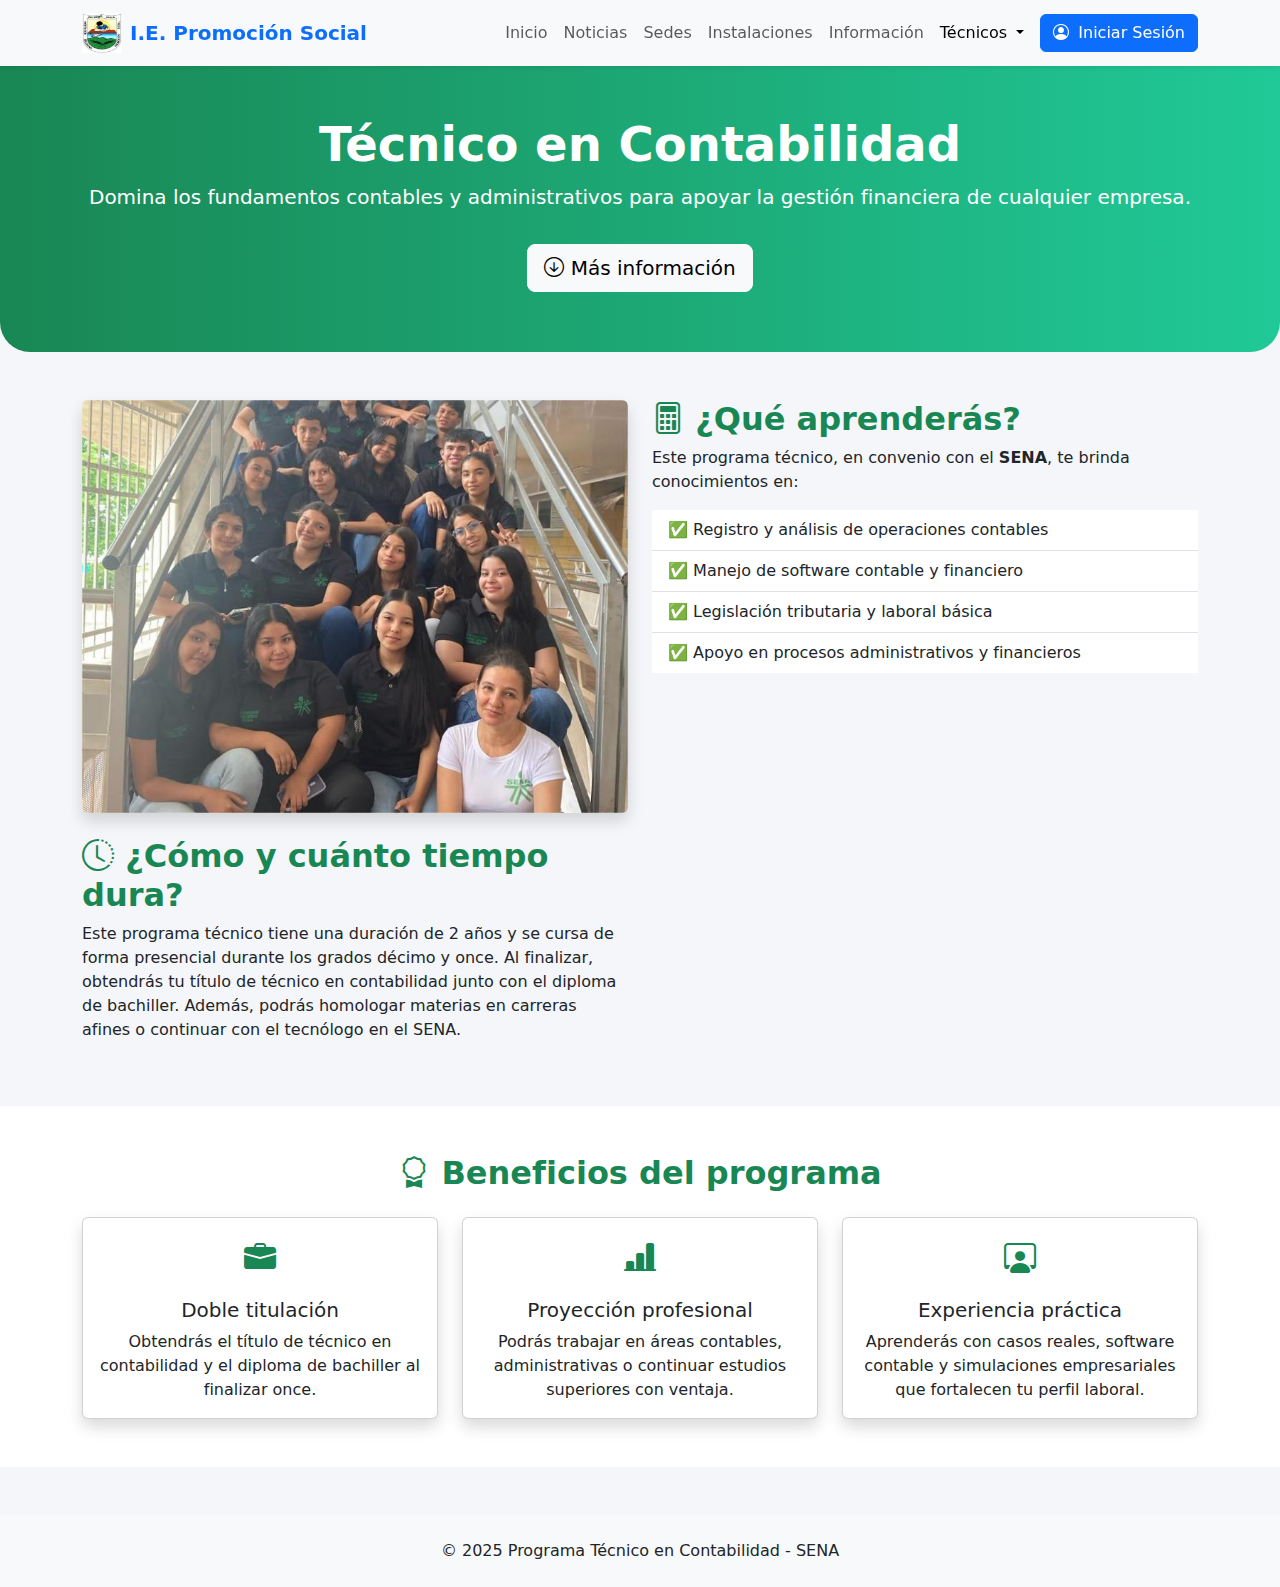
<file: tecnico_conta.html>
<!DOCTYPE html>
<html lang="es">
<head>
  <meta charset="UTF-8">
  <meta name="viewport" content="width=device-width, initial-scale=1">
  <title>Técnico en Contabilidad</title>
  <link href="https://cdn.jsdelivr.net/npm/bootstrap@5.3.0/dist/css/bootstrap.min.css" rel="stylesheet">
  <link rel="stylesheet" href="https://cdnjs.cloudflare.com/ajax/libs/animate.css/4.1.1/animate.min.css"/>
  <link rel="stylesheet" href="https://cdn.jsdelivr.net/npm/bootstrap-icons@1.10.5/font/bootstrap-icons.css">
  <style>
    body {
      background-color: #f4f6f9;
    }
    .hero {
      background: linear-gradient(to right, #198754, #20c997);
      color: white;
      padding: 60px 20px;
      border-radius: 0 0 30px 30px;
    }
    .card-img-top {
      height: 250px;
      object-fit: cover;
    }
  </style>
</head>
<body>

<nav class="navbar navbar-expand-lg navbar-light bg-light fixed-top shadow-sm">
    <div class="container">
        <a class="navbar-brand d-flex align-items-center" href="index.html">
            <img src="img/escudo.jpeg" alt="Logo I.E. Promoción Social" width="40" height="40" class="me-2">
            <span class="fw-bold text-primary">I.E. Promoción Social</span>
        </a>
        <button class="navbar-toggler" type="button" data-bs-toggle="collapse" data-bs-target="#mainNavbar" aria-controls="mainNavbar" aria-expanded="false" aria-label="Toggle navigation">
            <span class="navbar-toggler-icon"></span>
        </button>
        <div class="collapse navbar-collapse" id="mainNavbar">
            <ul class="navbar-nav ms-auto mb-2 mb-lg-0">
                <li class="nav-item"><a class="nav-link" href="index.html">Inicio</a></li>
                <li class="nav-item"><a class="nav-link" href="noticias.html">Noticias</a></li>
                <li class="nav-item"><a class="nav-link" href="sedes.html">Sedes</a></li>
                <li class="nav-item"><a class="nav-link" href="instalaciones.html">Instalaciones</a></li>
                <li class="nav-item"><a class="nav-link" href="informacion.html">Información</a></li>
                <li class="nav-item dropdown">
                    <a class="nav-link dropdown-toggle active" href="#" id="tecnicosDropdown" role="button" data-bs-toggle="dropdown" aria-expanded="false">
                        Técnicos
                    </a>
                    <ul class="dropdown-menu" aria-labelledby="tecnicosDropdown">
                        <li><a class="dropdown-item" href="tecnico_softw.html">Programación de Software</a></li>
                        <li><a class="dropdown-item active" href="tecnico_conta.html">Contabilidad</a></li>
                        <li><hr class="dropdown-divider"></li>
                        <li><a class="dropdown-item" href="tecnicos.html">Ver Personal Técnico</a></li>
                    </ul>
                </li>
            </ul>
            <ul class="navbar-nav">
                 <li class="nav-item">
                    <a href="auth/login.html" class="btn btn-primary ms-lg-2">
                        <i class="bi bi-person-circle me-1"></i> Iniciar Sesión
                    </a>
                </li>
            </ul>
        </div>
    </div>
</nav>

  <!-- Hero Section -->
  <section class="hero text-center animate__animated animate__fadeInDown" style="margin-top: 56px;">
    <div class="container">
      <h1 class="display-5 fw-bold">Técnico en Contabilidad</h1>
      <p class="lead">Domina los fundamentos contables y administrativos para apoyar la gestión financiera de cualquier empresa.</p>
      <a href="#info" class="btn btn-light btn-lg mt-3"><i class="bi bi-arrow-down-circle"></i> Más información</a>
    </div>
  </section>

  <!-- Info Section -->
  <section id="info" class="container my-5">
    <div class="row g-4">
      <div class="col-md-6 animate__animated animate__fadeInLeft">
        <img src="img/contabilidad.jpg" alt="Estudiantes contabilidad" class="img-fluid rounded shadow">
      </div>
      <div class="col-md-6 animate__animated animate__fadeInRight">
        <h2 class="fw-bold text-success"><i class="bi bi-calculator"></i> ¿Qué aprenderás?</h2>
        <p>Este programa técnico, en convenio con el <strong>SENA</strong>, te brinda conocimientos en:</p>
        <ul class="list-group list-group-flush">
          <li class="list-group-item">✅ Registro y análisis de operaciones contables</li>
          <li class="list-group-item">✅ Manejo de software contable y financiero</li>
          <li class="list-group-item">✅ Legislación tributaria y laboral básica</li>
          <li class="list-group-item">✅ Apoyo en procesos administrativos y financieros</li>
        </ul>
      </div>
      <div class="col-md-6 animate__animated animate__fadeInRight">
        <h2 class="fw-bold text-success"><i class="bi bi-clock-history"></i> ¿Cómo y cuánto tiempo dura?</h2>
        <p>Este programa técnico tiene una duración de 2 años y se cursa de forma presencial durante los grados décimo y once. Al finalizar, obtendrás tu título de técnico en contabilidad junto con el diploma de bachiller. Además, podrás homologar materias en carreras afines o continuar con el tecnólogo en el SENA.</p>
      </div>
    </div>
  </section>

  <!-- Benefits Section -->
  <section class="bg-white py-5">
    <div class="container text-center">
      <h2 class="fw-bold text-success mb-4"><i class="bi bi-award"></i> Beneficios del programa</h2>
      <div class="row g-4">
        <div class="col-md-4">
          <div class="card shadow h-100">
            <div class="card-body">
              <i class="bi bi-briefcase-fill text-success fs-2"></i>
              <h5 class="card-title mt-3">Doble titulación</h5>
              <p class="card-text">Obtendrás el título de técnico en contabilidad y el diploma de bachiller al finalizar once.</p>
            </div>
          </div>
        </div>
        <div class="col-md-4">
          <div class="card shadow h-100">
            <div class="card-body">
              <i class="bi bi-bar-chart-line-fill text-success fs-2"></i>
              <h5 class="card-title mt-3">Proyección profesional</h5>
              <p class="card-text">Podrás trabajar en áreas contables, administrativas o continuar estudios superiores con ventaja.</p>
            </div>
          </div>
        </div>
        <div class="col-md-4">
          <div class="card shadow h-100">
            <div class="card-body">
              <i class="bi bi-person-workspace text-success fs-2"></i>
              <h5 class="card-title mt-3">Experiencia práctica</h5>
              <p class="card-text">Aprenderás con casos reales, software contable y simulaciones empresariales que fortalecen tu perfil laboral.</p>
            </div>
          </div>
        </div>
      </div>
    </div>
  </section>

  <!-- Footer -->
  <footer class="text-center py-4 bg-light mt-5">
    <p class="mb-0">© 2025 Programa Técnico en Contabilidad - SENA</p>
  </footer>

  <script src="https://cdn.jsdelivr.net/npm/bootstrap@5.3.0/dist/js/bootstrap.bundle.min.js"></script>
</body>
</html>
</file>
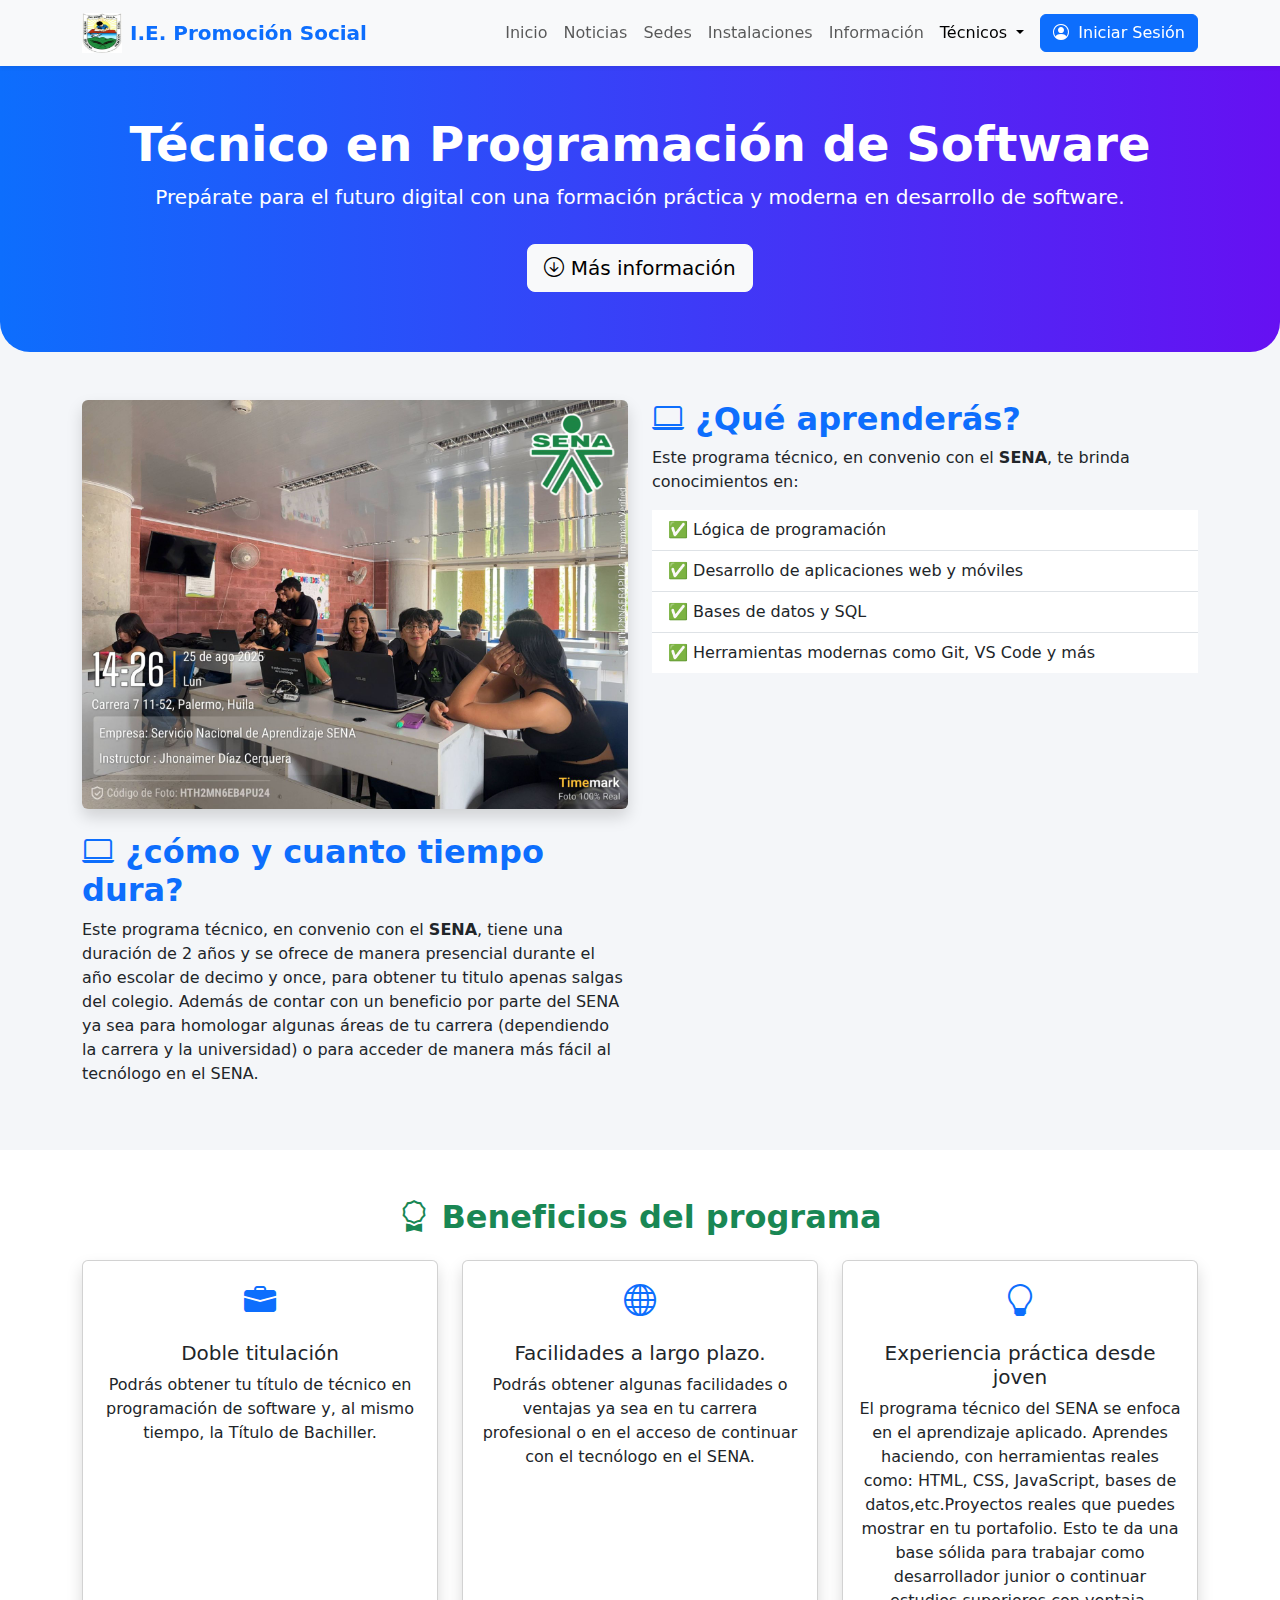
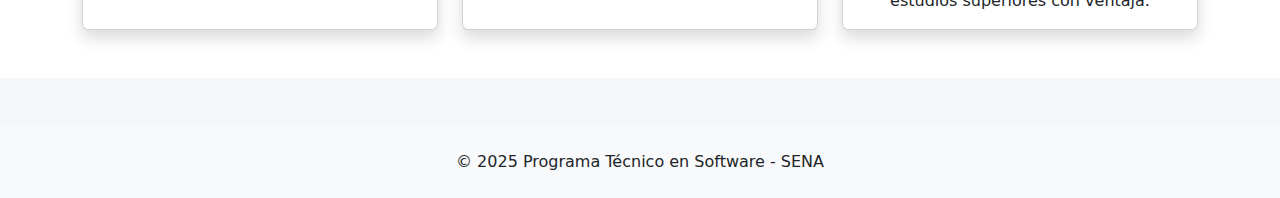
<file: tecnico_softw.html>
<!DOCTYPE html>
<html lang="es">
<head>
  <meta charset="UTF-8">
  <meta name="viewport" content="width=device-width, initial-scale=1">
  <title>Técnico en Programación de Software</title>
  <link href="https://cdn.jsdelivr.net/npm/bootstrap@5.3.0/dist/css/bootstrap.min.css" rel="stylesheet">
  <link rel="stylesheet" href="https://cdnjs.cloudflare.com/ajax/libs/animate.css/4.1.1/animate.min.css"/>
  <link rel="stylesheet" href="https://cdn.jsdelivr.net/npm/bootstrap-icons@1.10.5/font/bootstrap-icons.css">
  <style>
    body { background-color: #f4f6f9; }
    .hero { background: linear-gradient(to right, #0d6efd, #6610f2); color: white; padding: 60px 20px; border-radius: 0 0 30px 30px; }
    .card-img-top { height: 250px; object-fit: cover; }
  </style>
</head>
<body>

<nav class="navbar navbar-expand-lg navbar-light bg-light fixed-top shadow-sm">
    <div class="container">
        <a class="navbar-brand d-flex align-items-center" href="index.html">
            <img src="img/escudo.jpeg" alt="Logo I.E. Promoción Social" width="40" height="40" class="me-2">
            <span class="fw-bold text-primary">I.E. Promoción Social</span>
        </a>
        <button class="navbar-toggler" type="button" data-bs-toggle="collapse" data-bs-target="#mainNavbar" aria-controls="mainNavbar" aria-expanded="false" aria-label="Toggle navigation">
            <span class="navbar-toggler-icon"></span>
        </button>
        <div class="collapse navbar-collapse" id="mainNavbar">
            <ul class="navbar-nav ms-auto mb-2 mb-lg-0">
                <li class="nav-item"><a class="nav-link" href="index.html">Inicio</a></li>
                <li class="nav-item"><a class="nav-link" href="noticias.html">Noticias</a></li>
                <li class="nav-item"><a class="nav-link" href="sedes.html">Sedes</a></li>
                <li class="nav-item"><a class="nav-link" href="instalaciones.html">Instalaciones</a></li>
                <li class="nav-item"><a class="nav-link" href="informacion.html">Información</a></li>
                <li class="nav-item dropdown">
                    <a class="nav-link dropdown-toggle active" href="#" id="tecnicosDropdown" role="button" data-bs-toggle="dropdown" aria-expanded="false">
                        Técnicos
                    </a>
                    <ul class="dropdown-menu" aria-labelledby="tecnicosDropdown">
                        <li><a class="dropdown-item active" href="tecnico_softw.html">Programación de Software</a></li>
                        <li><a class="dropdown-item" href="tecnico_conta.html">Contabilidad</a></li>
                        <li><hr class="dropdown-divider"></li>
                        <li><a class="dropdown-item" href="tecnicos.html">Ver Personal Técnico</a></li>
                    </ul>
                </li>
            </ul>
            <ul class="navbar-nav">
                 <li class="nav-item">
                    <a href="auth/login.html" class="btn btn-primary ms-lg-2">
                        <i class="bi bi-person-circle me-1"></i> Iniciar Sesión
                    </a>
                </li>
            </ul>
        </div>
    </div>
</nav>

  <!-- Hero Section -->
  <section class="hero text-center animate__animated animate__fadeInDown" style="margin-top: 56px;">
    <div class="container">
      <h1 class="display-5 fw-bold">Técnico en Programación de Software</h1>
      <p class="lead">Prepárate para el futuro digital con una formación práctica y moderna en desarrollo de software.</p>
      <a href="#info" class="btn btn-light btn-lg mt-3"><i class="bi bi-arrow-down-circle"></i> Más información</a>
    </div>
  </section>

  <!-- Info Section -->
  <section id="info" class="container my-5">
    <div class="row g-4">
      <div class="col-md-6 animate__animated animate__fadeInLeft">
        <img src="img/software.jpg" alt="Estudiantes programando" class="img-fluid rounded shadow">
      </div>
      <div class="col-md-6 animate__animated animate__fadeInRight">
        <h2 class="fw-bold text-primary"><i class="bi bi-laptop"></i> ¿Qué aprenderás?</h2>
        <p>Este programa técnico, en convenio con el <strong>SENA</strong>, te brinda conocimientos en:</p>
        <ul class="list-group list-group-flush">
          <li class="list-group-item">✅ Lógica de programación</li>
          <li class="list-group-item">✅ Desarrollo de aplicaciones web y móviles</li>
          <li class="list-group-item">✅ Bases de datos y SQL</li>
          <li class="list-group-item">✅ Herramientas modernas como Git, VS Code y más</li>
        </ul>
      </div>
        <div class="col-md-6 animate__animated animate__fadeInRight">
        <h2 class="fw-bold text-primary"><i class="bi bi-laptop"></i> ¿cómo y cuanto tiempo dura?</h2>
        <p>Este programa técnico, en convenio con el <strong>SENA</strong>, tiene una duración de 2 años y se ofrece de manera presencial durante el año escolar de decimo y once, para obtener tu titulo apenas salgas del colegio. Además de contar con un beneficio por parte del SENA ya sea para homologar algunas áreas de tu carrera (dependiendo la carrera y la universidad) o para acceder de manera más fácil al tecnólogo en el SENA.</p>
      </div>
    </div>
  </section>

  <!-- Benefits Section -->
  <section class="bg-white py-5">
    <div class="container text-center">
      <h2 class="fw-bold text-success mb-4"><i class="bi bi-award"></i> Beneficios del programa</h2>
      <div class="row g-4">
        <div class="col-md-4">
          <div class="card shadow h-100">
            <div class="card-body">
              <i class="bi bi-briefcase-fill text-primary fs-2"></i>
              <h5 class="card-title mt-3">Doble titulación</h5>
              <p class="card-text">Podrás obtener tu título de técnico en programación de software y, al mismo tiempo, la Título de Bachiller.</p>
            </div>
          </div>
        </div>
        <div class="col-md-4">
          <div class="card shadow h-100">
            <div class="card-body">
              <i class="bi bi-globe text-primary fs-2"></i>
              <h5 class="card-title mt-3">Facilidades a largo plazo.</h5>
              <p class="card-text">Podrás obtener algunas facilidades o ventajas ya sea en tu carrera profesional o en el acceso de continuar con el tecnólogo en el SENA.</p>
            </div>
          </div>
        </div>
        <div class="col-md-4">
          <div class="card shadow h-100">
            <div class="card-body">
              <i class="bi bi-lightbulb text-primary fs-2"></i>
              <h5 class="card-title mt-3">Experiencia práctica desde joven</h5>
              <p class="card-text">El programa técnico del SENA se enfoca en el aprendizaje aplicado. Aprendes haciendo, con herramientas reales como: HTML, CSS, JavaScript, bases de datos,etc.Proyectos reales que puedes mostrar en tu portafolio. Esto te da una base sólida para trabajar como desarrollador junior o continuar estudios superiores con ventaja.</p>
            </div>
          </div>
        </div>
      </div>
    </div>
  </section>

  <!-- Footer -->
  <footer class="text-center py-4 bg-light mt-5">
    <p class="mb-0">© 2025 Programa Técnico en Software - SENA </p>
  </footer>

  <script src="https://cdn.jsdelivr.net/npm/bootstrap@5.3.0/dist/js/bootstrap.bundle.min.js"></script>
</body>
</html>
</file>
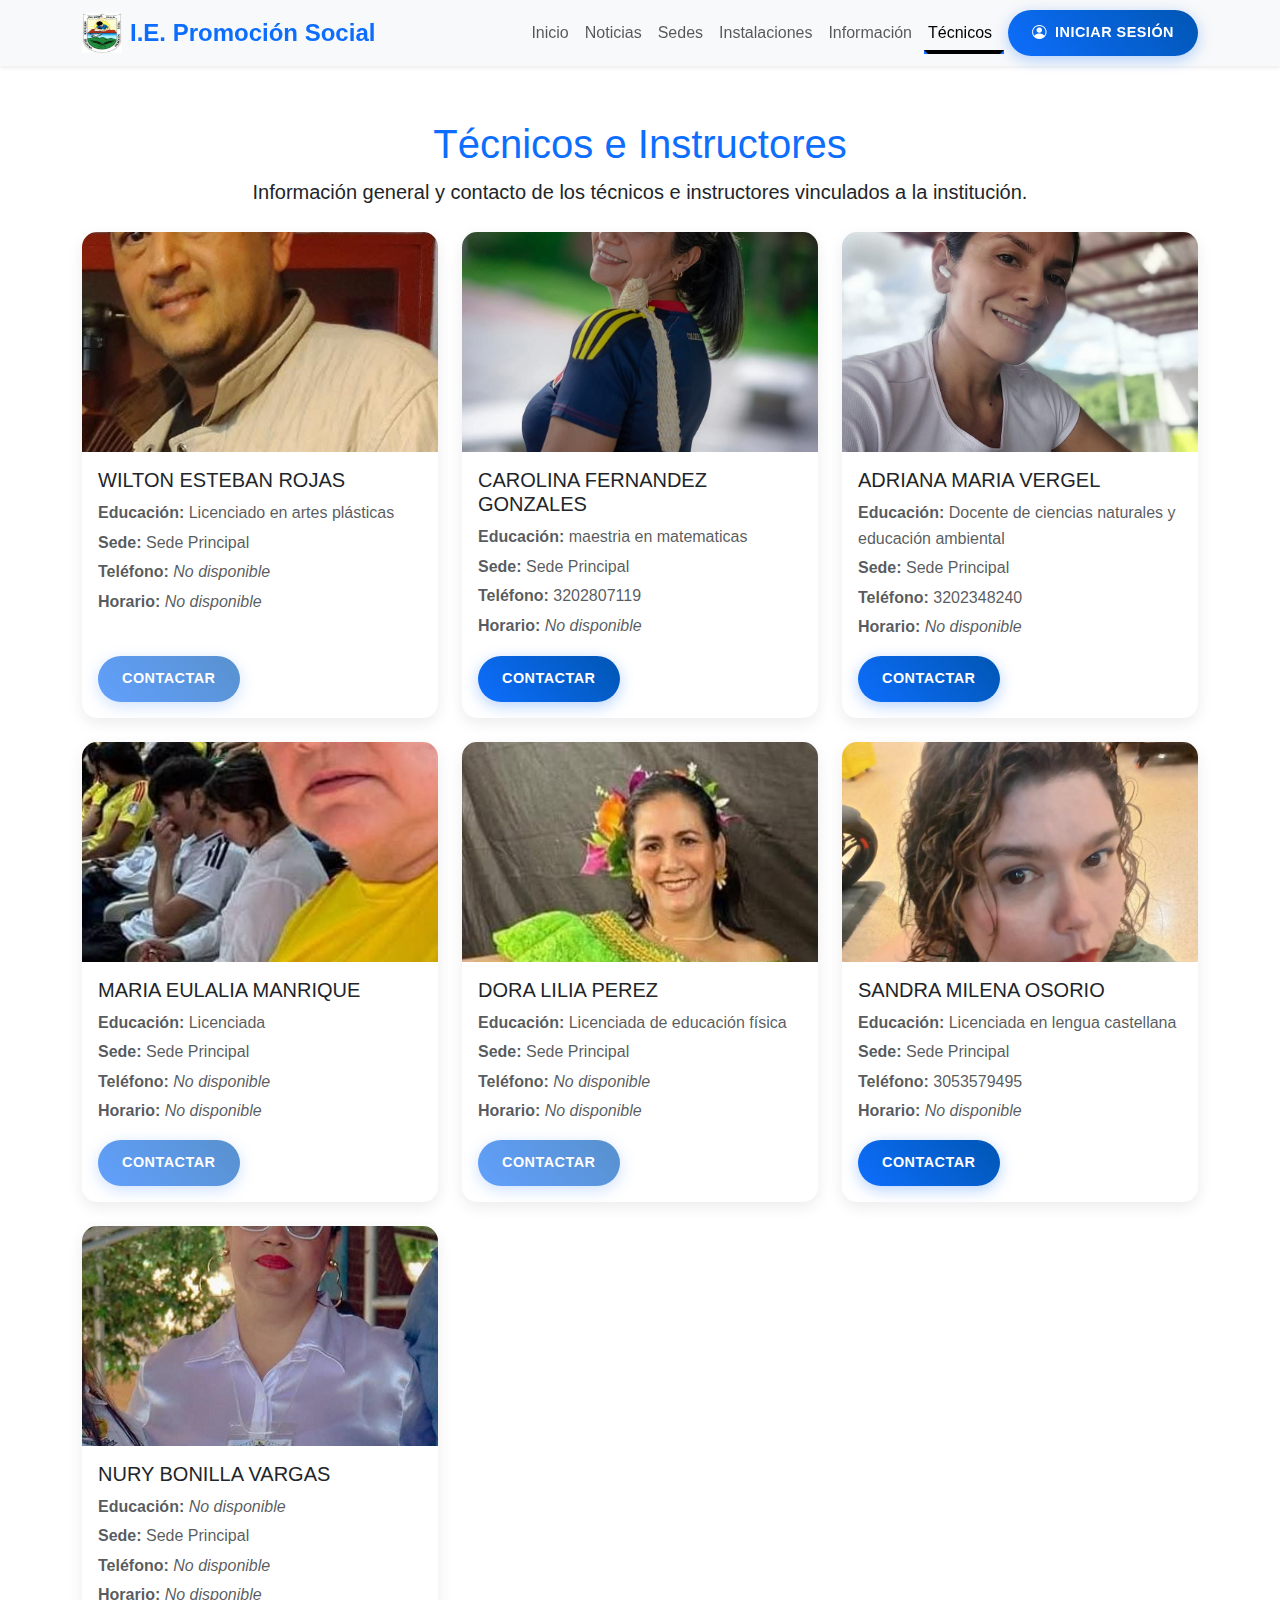
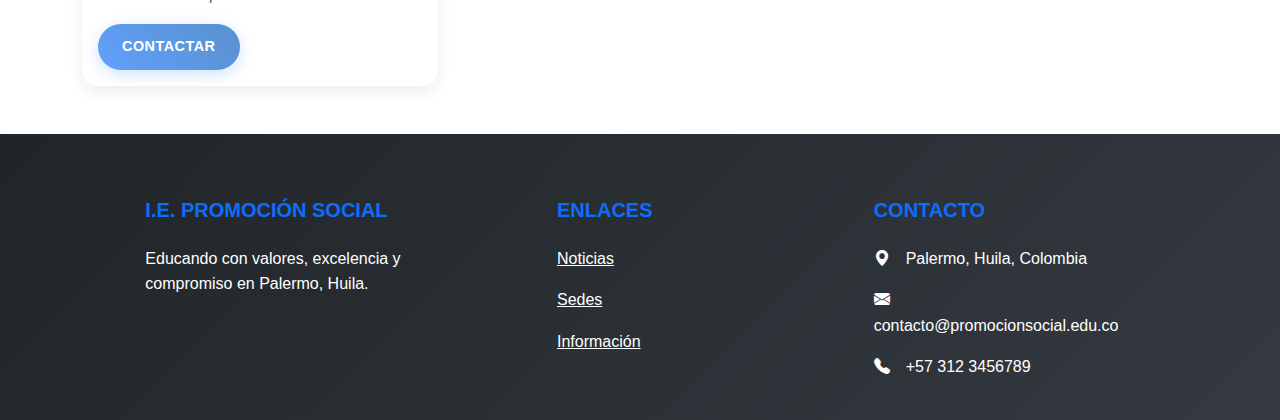
<file: tecnicos.html>
<!DOCTYPE html>
<html lang="es">
<head>
  <meta charset="utf-8">
  <meta name="viewport" content="width=device-width, initial-scale=1">
  <title>Técnicos e Instructores</title>
  <link href="https://cdn.jsdelivr.net/npm/bootstrap@5.3.0/dist/css/bootstrap.min.css" rel="stylesheet">
  <link href="https://cdn.jsdelivr.net/npm/bootstrap-icons@1.10.5/font/bootstrap-icons.css" rel="stylesheet">
  <link href="css/style.css" rel="stylesheet">
  <style>
    .card-personal { transition: transform .25s ease; }
    .card-personal:hover { transform: translateY(-6px); box-shadow: 0 12px 30px rgba(0,0,0,0.12); }
    .foto-personal { width:100%; height:220px; object-fit:cover; }
  </style>
</head>
<body>
<nav class="navbar navbar-expand-lg navbar-light bg-light fixed-top shadow-sm">
    <div class="container">
        <a class="navbar-brand d-flex align-items-center" href="index.html">
            <img src="img/escudo.jpeg" alt="Logo I.E. Promoción Social" width="40" height="40" class="me-2">
            <span class="fw-bold text-primary">I.E. Promoción Social</span>
        </a>
        <button class="navbar-toggler" type="button" data-bs-toggle="collapse" data-bs-target="#mainNavbar" aria-controls="mainNavbar" aria-expanded="false" aria-label="Toggle navigation">
            <span class="navbar-toggler-icon"></span>
        </button>
        <div class="collapse navbar-collapse" id="mainNavbar">
            <ul class="navbar-nav ms-auto mb-2 mb-lg-0">
                <li class="nav-item"><a class="nav-link" href="index.html">Inicio</a></li>
                <li class="nav-item"><a class="nav-link" href="noticias.html">Noticias</a></li>
                <li class="nav-item"><a class="nav-link" href="sedes.html">Sedes</a></li>
                <li class="nav-item"><a class="nav-link" href="instalaciones.html">Instalaciones</a></li>
                <li class="nav-item"><a class="nav-link" href="informacion.html">Información</a></li>
                <li class="nav-item dropdown">
                    <a class="nav-link dropdown-toggle active" href="#" id="tecnicosDropdown" role="button" data-bs-toggle="dropdown" aria-expanded="false">
                        Técnicos
                    </a>
                    <ul class="dropdown-menu" aria-labelledby="tecnicosDropdown">
                        <li><a class="dropdown-item" href="tecnico_softw.html">Programación de Software</a></li>
                        <li><a class="dropdown-item" href="tecnico_conta.html">Contabilidad</a></li>
                        <li><hr class="dropdown-divider"></li>
                        <li><a class="dropdown-item active" href="tecnicos.html">Ver Personal Técnico</a></li>
                    </ul>
                </li>
            </ul>
            <ul class="navbar-nav">
                 <li class="nav-item">
                    <a href="auth/login.html" class="btn btn-primary ms-lg-2">
                        <i class="bi bi-person-circle me-1"></i> Iniciar Sesión
                    </a>
                </li>
            </ul>
        </div>
    </div>
</nav>
<div class="container" style="margin-top:120px;">
  <div class="text-center mb-4"><h1 class="text-primary">Técnicos e Instructores</h1><p class="lead">Información general y contacto de los técnicos e instructores vinculados a la institución.</p></div>
  <div class="row g-4">
    <div class="col-md-4">
      <div class="card card-personal h-100">
        <img src="img/6904dc3ea4909.jpg" alt="WILTON ESTEBAN ROJAS" class="foto-personal card-img-top" onerror="this.src='img/escudo.jpeg'">
        <div class="card-body d-flex flex-column">
          <h5 class="card-title">WILTON ESTEBAN ROJAS</h5>
          <p class="text-muted mb-1"><strong>Educación:</strong> Licenciado en artes plásticas</p>
          <p class="text-muted mb-1"><strong>Sede:</strong> Sede Principal</p>
          <p class="text-muted mb-1"><strong>Teléfono:</strong> <em>No disponible</em></p>
          <p class="text-muted mb-3"><strong>Horario:</strong> <em>No disponible</em></p>
          <div class="mt-auto d-flex gap-2">
            <a href="#" class="btn btn-sm btn-primary disabled">Contactar</a>
          </div>
        </div>
      </div>
    </div>
    <div class="col-md-4">
      <div class="card card-personal h-100">
        <img src="img/6904dd0417791.jpg" alt="CAROLINA FERNANDEZ GONZALES" class="foto-personal card-img-top" onerror="this.src='img/escudo.jpeg'">
        <div class="card-body d-flex flex-column">
          <h5 class="card-title">CAROLINA FERNANDEZ GONZALES</h5>
          <p class="text-muted mb-1"><strong>Educación:</strong> maestria en matematicas</p>
          <p class="text-muted mb-1"><strong>Sede:</strong> Sede Principal</p>
          <p class="text-muted mb-1"><strong>Teléfono:</strong> 3202807119</p>
          <p class="text-muted mb-3"><strong>Horario:</strong> <em>No disponible</em></p>
          <div class="mt-auto d-flex gap-2">
            <a href="mailto:3202807119" class="btn btn-sm btn-primary">Contactar</a>
          </div>
        </div>
      </div>
    </div>
    <div class="col-md-4">
      <div class="card card-personal h-100">
        <img src="img/6904dd4611a8a.jpg" alt="ADRIANA MARIA VERGEL" class="foto-personal card-img-top" onerror="this.src='img/escudo.jpeg'">
        <div class="card-body d-flex flex-column">
          <h5 class="card-title">ADRIANA MARIA VERGEL</h5>
          <p class="text-muted mb-1"><strong>Educación:</strong> Docente de ciencias naturales y educación ambiental</p>
          <p class="text-muted mb-1"><strong>Sede:</strong> Sede Principal</p>
          <p class="text-muted mb-1"><strong>Teléfono:</strong> 3202348240</p>
          <p class="text-muted mb-3"><strong>Horario:</strong> <em>No disponible</em></p>
          <div class="mt-auto d-flex gap-2">
            <a href="mailto:3202348240" class="btn btn-sm btn-primary">Contactar</a>
          </div>
        </div>
      </div>
    </div>
    <div class="col-md-4">
      <div class="card card-personal h-100">
        <img src="img/6904dedc2da67.jpg" alt="MARIA EULALIA MANRIQUE" class="foto-personal card-img-top" onerror="this.src='img/escudo.jpeg'">
        <div class="card-body d-flex flex-column">
          <h5 class="card-title">MARIA EULALIA MANRIQUE</h5>
          <p class="text-muted mb-1"><strong>Educación:</strong> Licenciada</p>
          <p class="text-muted mb-1"><strong>Sede:</strong> Sede Principal</p>
          <p class="text-muted mb-1"><strong>Teléfono:</strong> <em>No disponible</em></p>
          <p class="text-muted mb-3"><strong>Horario:</strong> <em>No disponible</em></p>
          <div class="mt-auto d-flex gap-2">
            <a href="#" class="btn btn-sm btn-primary disabled">Contactar</a>
          </div>
        </div>
      </div>
    </div>
    <div class="col-md-4">
      <div class="card card-personal h-100">
        <img src="img/6904de087bc85.jpg" alt="DORA LILIA PEREZ" class="foto-personal card-img-top" onerror="this.src='img/escudo.jpeg'">
        <div class="card-body d-flex flex-column">
          <h5 class="card-title">DORA LILIA PEREZ</h5>
          <p class="text-muted mb-1"><strong>Educación:</strong> Licenciada de educación física</p>
          <p class="text-muted mb-1"><strong>Sede:</strong> Sede Principal</p>
          <p class="text-muted mb-1"><strong>Teléfono:</strong> <em>No disponible</em></p>
          <p class="text-muted mb-3"><strong>Horario:</strong> <em>No disponible</em></p>
          <div class="mt-auto d-flex gap-2">
            <a href="#" class="btn btn-sm btn-primary disabled">Contactar</a>
          </div>
        </div>
      </div>
    </div>
    <div class="col-md-4">
      <div class="card card-personal h-100">
        <img src="img/6904de47e9139.png" alt="SANDRA MILENA OSORIO" class="foto-personal card-img-top" onerror="this.src='img/escudo.jpeg'">
        <div class="card-body d-flex flex-column">
          <h5 class="card-title">SANDRA MILENA OSORIO</h5>
          <p class="text-muted mb-1"><strong>Educación:</strong> Licenciada en lengua castellana</p>
          <p class="text-muted mb-1"><strong>Sede:</strong> Sede Principal</p>
          <p class="text-muted mb-1"><strong>Teléfono:</strong> 3053579495</p>
          <p class="text-muted mb-3"><strong>Horario:</strong> <em>No disponible</em></p>
          <div class="mt-auto d-flex gap-2">
            <a href="mailto:3053579495" class="btn btn-sm btn-primary">Contactar</a>
          </div>
        </div>
      </div>
    </div>
    <div class="col-md-4">
      <div class="card card-personal h-100">
        <img src="img/6904deebac65a.jpg" alt="NURY BONILLA VARGAS" class="foto-personal card-img-top" onerror="this.src='img/escudo.jpeg'">
        <div class="card-body d-flex flex-column">
          <h5 class="card-title">NURY BONILLA VARGAS</h5>
          <p class="text-muted mb-1"><strong>Educación:</strong> <em>No disponible</em></p>
          <p class="text-muted mb-1"><strong>Sede:</strong> Sede Principal</p>
          <p class="text-muted mb-1"><strong>Teléfono:</strong> <em>No disponible</em></p>
          <p class="text-muted mb-3"><strong>Horario:</strong> <em>No disponible</em></p>
          <div class="mt-auto d-flex gap-2">
            <a href="#" class="btn btn-sm btn-primary disabled">Contactar</a>
          </div>
        </div>
      </div>
    </div>
  </div>
</div>

<footer class="bg-dark text-white pt-5 pb-4 mt-5">
    <div class="container text-center text-md-start">
        <div class="row text-center text-md-start">
            <div class="col-md-3 col-lg-3 col-xl-3 mx-auto mt-3">
                <h5 class="text-uppercase mb-4 fw-bold text-primary">I.E. Promoción Social</h5>
                <p>Educando con valores, excelencia y compromiso en Palermo, Huila.</p>
            </div>
            <div class="col-md-2 col-lg-2 col-xl-2 mx-auto mt-3">
                <h5 class="text-uppercase mb-4 fw-bold text-primary">Enlaces</h5>
                <p><a href="noticias.html" class="text-white">Noticias</a></p>
                <p><a href="sedes.html" class="text-white">Sedes</a></p>
                <p><a href="informacion.html" class="text-white">Información</a></p>
            </div>
            <div class="col-md-4 col-lg-3 col-xl-3 mx-auto mt-3">
                <h5 class="text-uppercase mb-4 fw-bold text-primary">Contacto</h5>
                <p><i class="bi bi-geo-alt-fill me-3"></i>Palermo, Huila, Colombia</p>
                <p><i class="bi bi-envelope-fill me-3"></i>contacto@promocionsocial.edu.co</p>
                <p><i class="bi bi-telephone-fill me-3"></i>+57 312 3456789</p>
            </div>
        </div>
    </div>
</footer>

<script src="https://cdn.jsdelivr.net/npm/bootstrap@5.3.0/dist/js/bootstrap.bundle.min.js"></script>
</body>
</html>
</file>
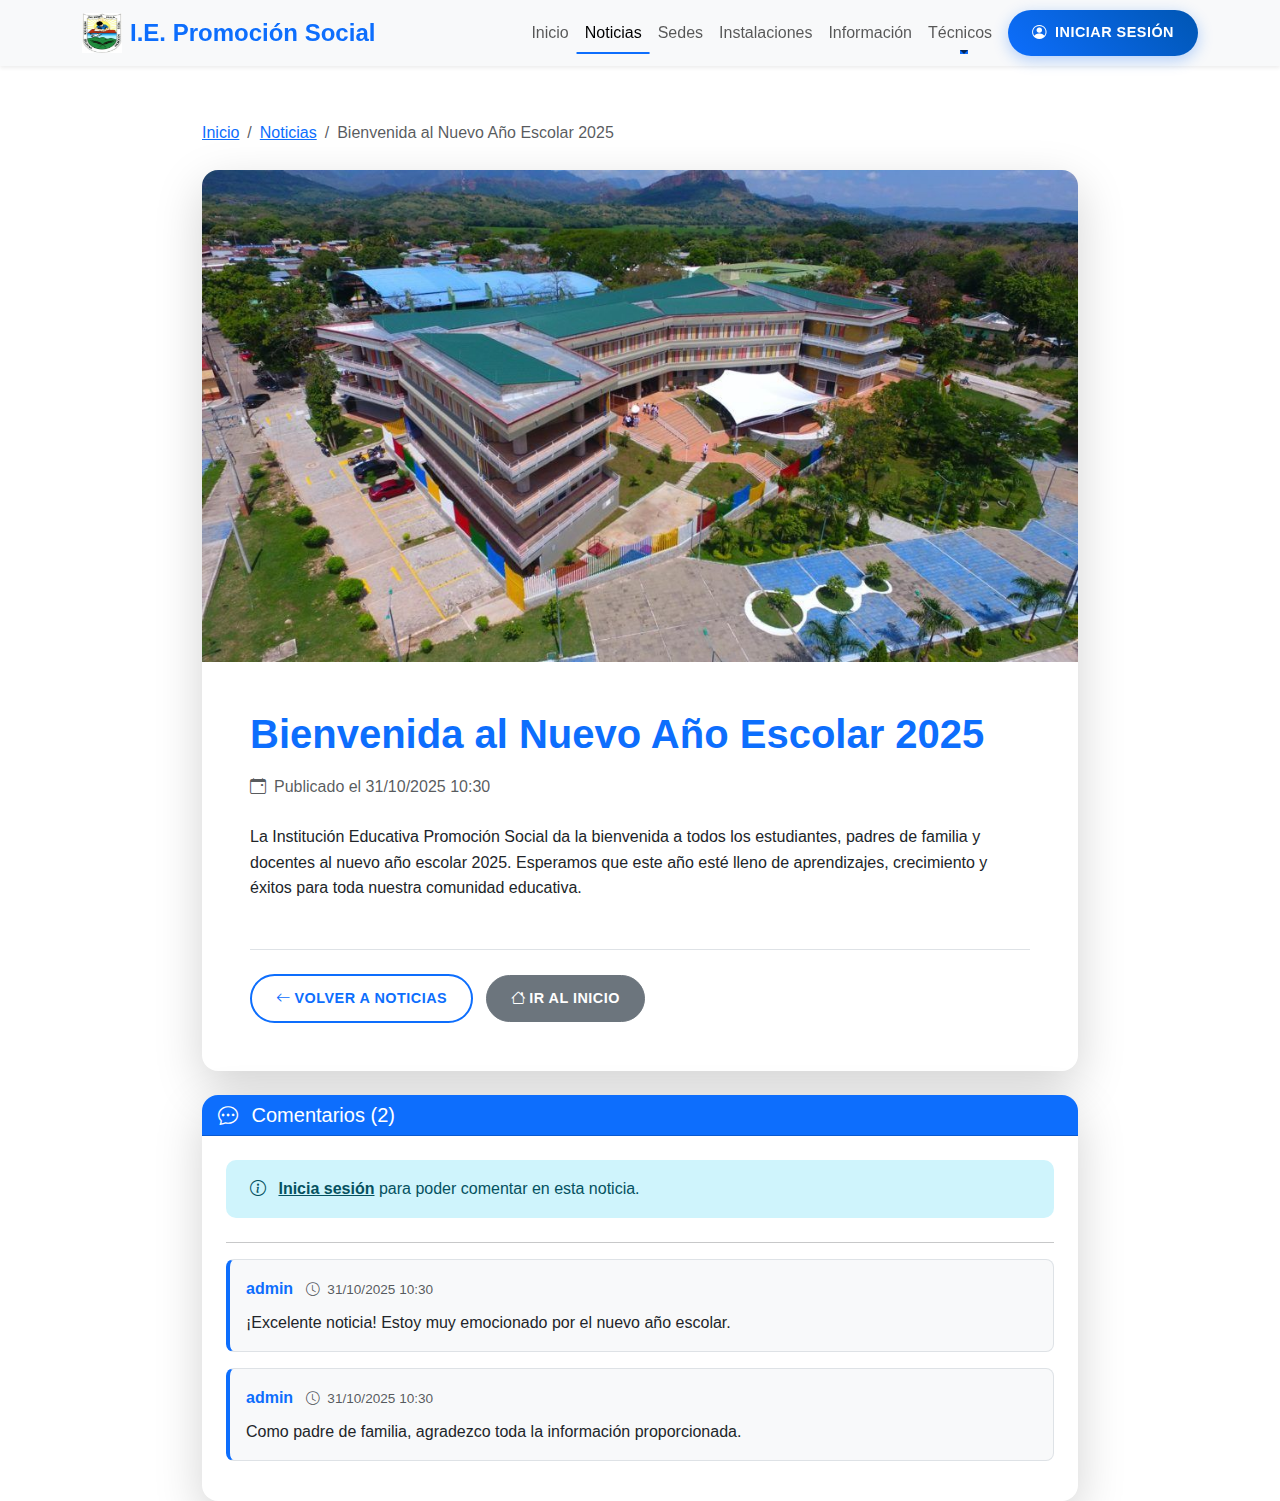
<file: ver_noticia_1.html>
<!DOCTYPE html>
<html lang="es">
<head>
    <meta charset="UTF-8">
    <meta name="viewport" content="width=device-width, initial-scale=1.0">
    <title>Bienvenida al Nuevo Año Escolar 2025 - I.E. Promoción Social</title>
    <link href="https://cdn.jsdelivr.net/npm/bootstrap@5.3.0/dist/css/bootstrap.min.css" rel="stylesheet">
    <link href="https://cdn.jsdelivr.net/npm/bootstrap-icons@1.10.5/font/bootstrap-icons.css" rel="stylesheet">
    <link href="css/style.css" rel="stylesheet">
</head>
<body>

<nav class="navbar navbar-expand-lg navbar-light bg-light fixed-top shadow-sm">
    <div class="container">
        <a class="navbar-brand d-flex align-items-center" href="index.html">
            <img src="img/escudo.jpeg" alt="Logo I.E. Promoción Social" width="40" height="40" class="me-2">
            <span class="fw-bold text-primary">I.E. Promoción Social</span>
        </a>
        <button class="navbar-toggler" type="button" data-bs-toggle="collapse" data-bs-target="#mainNavbar" aria-controls="mainNavbar" aria-expanded="false" aria-label="Toggle navigation">
            <span class="navbar-toggler-icon"></span>
        </button>
        <div class="collapse navbar-collapse" id="mainNavbar">
            <ul class="navbar-nav ms-auto mb-2 mb-lg-0">
                <li class="nav-item"><a class="nav-link" href="index.html">Inicio</a></li>
                <li class="nav-item"><a class="nav-link active" href="noticias.html">Noticias</a></li>
                <li class="nav-item"><a class="nav-link" href="sedes.html">Sedes</a></li>
                <li class="nav-item"><a class="nav-link" href="instalaciones.html">Instalaciones</a></li>
                <li class="nav-item"><a class="nav-link" href="informacion.html">Información</a></li>
                <li class="nav-item dropdown">
                    <a class="nav-link dropdown-toggle" href="#" id="tecnicosDropdown" role="button" data-bs-toggle="dropdown" aria-expanded="false">
                        Técnicos
                    </a>
                    <ul class="dropdown-menu" aria-labelledby="tecnicosDropdown">
                        <li><a class="dropdown-item" href="tecnico_softw.html">Programación de Software</a></li>
                        <li><a class="dropdown-item" href="tecnico_conta.html">Contabilidad</a></li>
                        <li><hr class="dropdown-divider"></li>
                        <li><a class="dropdown-item" href="tecnicos.html">Ver Personal Técnico</a></li>
                    </ul>
                </li>
            </ul>
            <ul class="navbar-nav">
                 <li class="nav-item">
                    <a href="auth/login.html" class="btn btn-primary ms-lg-2">
                        <i class="bi bi-person-circle me-1"></i> Iniciar Sesión
                    </a>
                </li>
            </ul>
        </div>
    </div>
</nav>

<div class="container" style="margin-top: 120px; max-width: 900px;">
    <div class="row justify-content-center">
        <div class="col-12">
            <nav aria-label="breadcrumb" class="mb-4">
                <ol class="breadcrumb">
                    <li class="breadcrumb-item"><a href="index.html">Inicio</a></li>
                    <li class="breadcrumb-item"><a href="noticias.html">Noticias</a></li>
                    <li class="breadcrumb-item active" aria-current="page">Bienvenida al Nuevo Año Escolar 2025</li>
                </ol>
            </nav>
            
            <div class="card shadow-lg border-0 rounded-4">
                <img src="img/colegio-1.jpg" class="card-img-top news-image" alt="Bienvenida al Nuevo Año Escolar 2025" onerror="this.src='img/escudo.jpeg'">
                
                <div class="card-body p-5">
                    <div class="mb-4">
                        <h1 class="card-title text-primary fw-bold mb-3">Bienvenida al Nuevo Año Escolar 2025</h1>
                        <div class="d-flex align-items-center text-muted mb-4">
                            <i class="bi bi-calendar-event me-2"></i>
                            <span>Publicado el 31/10/2025 10:30</span>
                        </div>
                    </div>
                    
                    <div class="news-content">
                        <p>La Institución Educativa Promoción Social da la bienvenida a todos los estudiantes, padres de familia y docentes al nuevo año escolar 2025. Esperamos que este año esté lleno de aprendizajes, crecimiento y éxitos para toda nuestra comunidad educativa.</p>
                    </div>
                    
                    <div class="mt-5 pt-4 border-top">
                        <a href="noticias.html" class="btn btn-outline-primary me-2">
                            <i class="bi bi-arrow-left me-1"></i>Volver a Noticias
                        </a>
                        <a href="index.html" class="btn btn-secondary">
                            <i class="bi bi-house me-1"></i>Ir al Inicio
                        </a>
                    </div>
                </div>
            </div>
            
            <!-- Sección de Comentarios -->
            <div class="card shadow-lg border-0 rounded-4 mt-4">
                <div class="card-header bg-primary text-white">
                    <h5 class="mb-0">
                        <i class="bi bi-chat-dots me-2"></i>
                        Comentarios (2)
                    </h5>
                </div>
                <div class="card-body p-4">
                    <div class="alert alert-info mb-4">
                        <i class="bi bi-info-circle me-2"></i>
                        <a href="auth/login.html" class="alert-link">Inicia sesión</a> para poder comentar en esta noticia.
                    </div>
                    <hr>
                    
                    <!-- Lista de comentarios -->
                    <div id="comentariosLista">
                        <div class="comentario-item mb-3 p-3 border rounded-3 bg-light">
                            <div class="d-flex justify-content-between align-items-start mb-2">
                                <div>
                                    <strong class="text-primary">admin</strong>
                                    <small class="text-muted ms-2">
                                        <i class="bi bi-clock me-1"></i>
                                        31/10/2025 10:30
                                    </small>
                                </div>
                            </div>
                            <div class="comentario-contenido">
                                ¡Excelente noticia! Estoy muy emocionado por el nuevo año escolar.
                            </div>
                        </div>
                        <div class="comentario-item mb-3 p-3 border rounded-3 bg-light">
                            <div class="d-flex justify-content-between align-items-start mb-2">
                                <div>
                                    <strong class="text-primary">admin</strong>
                                    <small class="text-muted ms-2">
                                        <i class="bi bi-clock me-1"></i>
                                        31/10/2025 10:30
                                    </small>
                                </div>
                            </div>
                            <div class="comentario-contenido">
                                Como padre de familia, agradezco toda la información proporcionada.
                            </div>
                        </div>
                    </div>
                </div>
            </div>
        </div>
    </div>
</div>

<script src="https://cdn.jsdelivr.net/npm/bootstrap@5.3.0/dist/js/bootstrap.bundle.min.js"></script>
</body>
</html>
</file>
<file: actividad/styles.css>
body {
    font-family: 'Helvetica Neue', Arial, sans-serif;
    display: flex;
    flex-direction: column;
    justify-content: center;
    align-items: center;
    min-height: 100vh;
    background-color: #eaf5ff; /* Color de respaldo */
    background-image: linear-gradient(135deg, #e0c3fc 0%, #8ec5fc 100%);
    margin: 20px;
    color: #333;
}

h1 {
    color: #0056b3;
}

.game-container {
    display: grid;
    /* Se ajusta el número de columnas en pantallas pequeñas */
    grid-template-columns: repeat(2, 1fr);
    gap: 15px;
    perspective: 1000px; /* Necesario para el efecto 3D */
}

/* Para pantallas más grandes, muestra 5 columnas */
@media (min-width: 768px) {
    .game-container {
        grid-template-columns: repeat(5, 1fr);
    }
}

.card {
    width: 120px;
    height: 180px;
    position: relative;
    cursor: pointer;
    transform-style: preserve-3d; /* Mantiene los elementos hijos en el espacio 3D */
    transition: transform 0.6s;
    border-radius: 10px;
    box-shadow: 0 4px 8px rgba(0,0,0,0.1);
}

.card.flipped {
    transform: rotateY(180deg); /* Gira la carta al hacer clic */
}

.card-face {
    position: absolute;
    width: 100%;
    height: 100%;
    backface-visibility: hidden; /* Oculta la cara trasera del elemento */
    border-radius: 10px;
    display: flex;
    justify-content: center;
    align-items: center;
    font-size: 20px;
    font-weight: bold;
}

.card-front {
    background-color: #007bff;
    color: white;
    /* Un pequeño ícono para la parte trasera */
    font-size: 50px;
}

.card-back {
    background-color: #ffffff;
    color: #0056b3;
    transform: rotateY(180deg); /* Posiciona la cara trasera inicialmente girada */
    padding: 10px;
    text-align: center;
}
</file>
<file: css/style.css>
/* Estilos personalizados para I.E. Promoción Social */

/* Variables CSS personalizadas */
:root {
  --primary-color: #0d6efd;
  --secondary-color: #6c757d;
  --success-color: #198754;
  --info-color: #0dcaf0;
  --warning-color: #ffc107;
  --danger-color: #dc3545;
  --light-color: #f8f9fa;
  --dark-color: #212529;
  --bs-primary: #0d6efd;
  --bs-primary-rgb: 13, 110, 253;
}

/* Estilos generales */
body {
  font-family: 'Segoe UI', Tahoma, Geneva, Verdana, sans-serif;
  line-height: 1.6;
  color: var(--dark-color);
}

/* Navbar personalizado */
.navbar {
  transition: all 0.3s ease;
  backdrop-filter: blur(10px);
}

.navbar-brand {
  font-weight: 700;
  font-size: 1.5rem;
}

.navbar-nav .nav-link {
  font-weight: 500;
  transition: all 0.3s ease;
  position: relative;
}

.navbar-nav .nav-link::after {
  content: '';
  position: absolute;
  width: 0;
  height: 2px;
  bottom: 0;
  left: 50%;
  background-color: var(--primary-color);
  transition: all 0.3s ease;
  transform: translateX(-50%);
}

.navbar-nav .nav-link:hover::after,
.navbar-nav .nav-link.active::after {
  width: 100%;
}

/* Hero section */
.hero {
  background: linear-gradient(135deg, rgba(13, 110, 253, 0.8) 0%, rgba(13, 110, 253, 0.4) 100%);
  position: relative;
  overflow: hidden;
}

.hero::before {
  content: '';
  position: absolute;
  top: 0;
  left: 0;
  right: 0;
  bottom: 0;
  background: url('../img/I.E.jpeg') center/cover no-repeat;
  z-index: -1;
  opacity: 0.3;
}

.hero h1 {
  font-weight: 800;
  text-shadow: 2px 2px 4px rgba(0, 0, 0, 0.5);
}

/* Cards personalizadas */
.card {
  border: none;
  border-radius: 15px;
  overflow: hidden;
  transition: all 0.3s ease;
  box-shadow: 0 5px 15px rgba(0, 0, 0, 0.08);
}

.card:hover {
  transform: translateY(-5px);
  box-shadow: 0 15px 35px rgba(0, 0, 0, 0.15);
}

.card-img-top {
  transition: all 0.3s ease;
}

.card:hover .card-img-top {
  transform: scale(1.05);
}

/* Botones personalizados */
.btn {
  border-radius: 25px;
  font-weight: 600;
  padding: 0.75rem 1.5rem;
  transition: all 0.3s ease;
  text-transform: uppercase;
  letter-spacing: 0.5px;
  font-size: 0.9rem;
}

.btn-primary {
  background: linear-gradient(45deg, var(--primary-color), #0056b3);
  border: none;
  box-shadow: 0 4px 15px rgba(13, 110, 253, 0.3);
}

.btn-primary:hover {
  background: linear-gradient(45deg, #0056b3, var(--primary-color));
  transform: translateY(-2px);
  box-shadow: 0 6px 20px rgba(13, 110, 253, 0.4);
}

.btn-outline-primary {
  border-width: 2px;
  font-weight: 600;
}

.btn-outline-primary:hover {
  transform: translateY(-2px);
  box-shadow: 0 4px 15px rgba(13, 110, 253, 0.3);
}

/* Formularios personalizados */
.form-control {
  border-radius: 10px;
  border: 2px solid #e9ecef;
  padding: 0.75rem 1rem;
  transition: all 0.3s ease;
}

.form-control:focus {
  border-color: var(--primary-color);
  box-shadow: 0 0 0 0.2rem rgba(13, 110, 253, 0.25);
  transform: translateY(-1px);
}

.form-label {
  font-weight: 600;
  color: var(--dark-color);
  margin-bottom: 0.5rem;
}

/* Alertas personalizadas */
.alert {
  border: none;
  border-radius: 10px;
  padding: 1rem 1.5rem;
}

.alert-success {
  background: linear-gradient(45deg, #d1e7dd, #badbcc);
  color: #0f5132;
}

.alert-danger {
  background: linear-gradient(45deg, #f8d7da, #f5c2c7);
  color: #842029;
}

/* Tablas personalizadas */
.table {
  border-radius: 10px;
  overflow: hidden;
  box-shadow: 0 5px 15px rgba(0, 0, 0, 0.08);
}

.table thead th {
  background: linear-gradient(45deg, var(--dark-color), #495057);
  color: white;
  border: none;
  font-weight: 600;
  text-transform: uppercase;
  letter-spacing: 0.5px;
}

.table-hover tbody tr:hover {
  background-color: rgba(13, 110, 253, 0.05);
  transform: scale(1.01);
  transition: all 0.3s ease;
}

/* Badges personalizados */
.badge {
  border-radius: 20px;
  padding: 0.5rem 1rem;
  font-weight: 600;
  text-transform: uppercase;
  letter-spacing: 0.5px;
}

/* Footer personalizado */
footer {
  background: linear-gradient(135deg, var(--dark-color) 0%, #343a40 100%);
}

footer h5 {
  color: var(--primary-color);
  font-weight: 700;
  margin-bottom: 1rem;
}

footer a {
  transition: all 0.3s ease;
}

footer a:hover {
  color: var(--primary-color) !important;
  transform: scale(1.1);
}

/* Animaciones */
@keyframes fadeInUp {
  from {
    opacity: 0;
    transform: translateY(30px);
  }
  to {
    opacity: 1;
    transform: translateY(0);
  }
}

.animate__fadeInUp {
  animation: fadeInUp 0.6s ease-out;
}

@keyframes fadeInLeft {
  from {
    opacity: 0;
    transform: translateX(-30px);
  }
  to {
    opacity: 1;
    transform: translateX(0);
  }
}

.animate__fadeInLeft {
  animation: fadeInLeft 0.6s ease-out;
}

@keyframes fadeInRight {
  from {
    opacity: 0;
    transform: translateX(30px);
  }
  to {
    opacity: 1;
    transform: translateX(0);
  }
}

.animate__fadeInRight {
  animation: fadeInRight 0.6s ease-out;
}

/* Responsive design */
@media (max-width: 768px) {
  .hero h1 {
    font-size: 2rem;
  }
  
  .card {
    margin-bottom: 1.5rem;
  }
  
  .btn {
    width: 100%;
    margin-bottom: 0.5rem;
  }
  
  .navbar-brand {
    font-size: 1.2rem;
  }
}

/* Scroll to top button */
#btnScrollTop {
  transition: all 0.3s ease;
  opacity: 0.8;
}

#btnScrollTop:hover {
  opacity: 1;
  transform: scale(1.1);
}

/* Loading spinner */
.spinner-border {
  width: 3rem;
  height: 3rem;
}

/* Custom utilities */
.text-shadow {
  text-shadow: 2px 2px 4px rgba(0, 0, 0, 0.5);
}

.bg-gradient-primary {
  background: linear-gradient(45deg, var(--primary-color), #0056b3);
}

.bg-gradient-dark {
  background: linear-gradient(135deg, var(--dark-color), #343a40);
}

/* Image hover effects */
.img-hover {
  transition: all 0.3s ease;
}

.img-hover:hover {
  transform: scale(1.05);
  box-shadow: 0 10px 25px rgba(0, 0, 0, 0.2);
}

/* Section spacing */
.section-padding {
  padding: 4rem 0;
}

.section-margin {
  margin: 4rem 0;
}

/* Custom shadows */
.shadow-custom {
  box-shadow: 0 10px 30px rgba(0, 0, 0, 0.1);
}

.shadow-custom:hover {
  box-shadow: 0 15px 40px rgba(0, 0, 0, 0.15);
}

/* Estilos para comentarios */
.comentario-item {
  transition: all 0.3s ease;
  border-left: 4px solid var(--primary-color) !important;
}

.comentario-item:hover {
  transform: translateX(5px);
  box-shadow: 0 5px 15px rgba(0, 0, 0, 0.1);
}

.comentario-contenido {
  line-height: 1.6;
  color: var(--dark-color);
}

.comentario-item .text-primary {
  font-weight: 600;
}

.comentario-item small {
  font-size: 0.85rem;
}

/* Formulario de comentarios */
#comentarioForm textarea {
  resize: vertical;
  min-height: 100px;
}

#comentarioForm textarea:focus {
  border-color: var(--primary-color);
  box-shadow: 0 0 0 0.2rem rgba(13, 110, 253, 0.25);
}

/* Contador de caracteres */
#charCount {
  font-weight: 600;
}

#charCount.text-warning {
  color: var(--warning-color) !important;
}

#charCount.text-danger {
  color: var(--danger-color) !important;
}

/* Notificaciones de comentarios */
.alert.position-fixed {
  animation: slideInRight 0.3s ease-out;
}

@keyframes slideInRight {
  from {
    transform: translateX(100%);
    opacity: 0;
  }
  to {
    transform: translateX(0);
    opacity: 1;
  }
}

/* Dashboard cards para admin */
.admin-header {
  background: linear-gradient(135deg, var(--primary-color) 0%, #0056b3 100%);
  color: white;
  padding: 2rem 0;
  margin-bottom: 2rem;
}

.admin-header h1 {
  margin: 0;
  font-weight: 700;
}

/* Responsive para comentarios */
@media (max-width: 768px) {
  .comentario-item {
    margin-bottom: 1rem;
  }
  
  .comentario-item:hover {
    transform: none;
  }
  
  .alert.position-fixed {
    left: 10px;
    right: 10px;
    min-width: auto;
  }
}

/* Estilos para botones de comentarios en tarjetas */
.card .btn-outline-primary {
  border-width: 2px;
  transition: all 0.3s ease;
}

.card .btn-outline-primary:hover {
  transform: scale(1.05);
  box-shadow: 0 4px 15px rgba(13, 110, 253, 0.3);
}

.card .d-flex.gap-2 {
  gap: 0.5rem !important;
}

/* Modal de comentario rápido */
#comentarioRapidoModal .modal-content {
  border: none;
  border-radius: 15px;
  box-shadow: 0 20px 60px rgba(0, 0, 0, 0.2);
}

#comentarioRapidoModal .modal-header {
  border-radius: 15px 15px 0 0;
}

#comentarioRapidoModal .modal-footer {
  border-radius: 0 0 15px 15px;
}

#comentarioRapidoModal textarea {
  border-radius: 10px;
  resize: vertical;
  min-height: 120px;
}

#comentarioRapidoModal textarea:focus {
  border-color: var(--primary-color);
  box-shadow: 0 0 0 0.2rem rgba(13, 110, 253, 0.25);
}

/* Responsive para botones de comentarios */
@media (max-width: 576px) {
  .card .d-flex.gap-2 {
    flex-direction: column;
    gap: 0.5rem !important;
  }
  
  .card .btn {
    width: 100%;
  }
}

/* Imagen circular para personal/profesores destacados */
.profesor-img {
  width: 120px;
  height: 120px;
  object-fit: cover;
  object-position: top center;
  border-radius: 50%;
  box-shadow: 0 2px 8px rgba(0,0,0,0.08);
  display: block;
  margin-left: auto;
  margin-right: auto;
  margin-bottom: 10px;
}

/* Tarjeta de profesor destacada */
.profesor-card {
  border: none;
  border-radius: 1.5rem;
  box-shadow: 0 4px 24px rgba(0,0,0,0.07);
  transition: box-shadow 0.2s, transform 0.2s;
  min-height: 370px;
}
.profesor-card:hover {
  box-shadow: 0 8px 32px rgba(0,0,0,0.13);
  transform: translateY(-3px) scale(1.01);
}
.profesor-nombre {
  font-family: 'Segoe UI', 'Arial', sans-serif;
  font-size: 1.25rem;
  color: #222;
}
.profesor-educacion {
  font-size: 1rem;
  color: #666;
}
.profesor-estrellas .star {
  font-size: 1.35rem;
  cursor: pointer;
  transition: color 0.15s;
}
.profesor-estrellas .star:hover,
.profesor-estrellas .star.hovered {
  color: #ffb300 !important;
}
@media (max-width: 600px) {
  .profesor-card { min-height: 320px; }
  .profesor-img { width: 90px; height: 90px; }
}

/* Tarjetas de información institucional */
.info-card {
  background: #fff;
  border-radius: 1.25rem;
  box-shadow: 0 4px 24px rgba(0,0,0,0.07);
  padding: 1.5rem 2rem 1.5rem 2rem;
  margin-bottom: 2.5rem;
  display: flex;
  align-items: flex-start;
  justify-content: space-between;
  gap: 1.5rem;
  border: none;
  position: relative;
  min-height: 120px;
}
@media (max-width: 900px) {
  .info-card { flex-direction: column; padding: 1.2rem; }
}
.info-card .info-content {
  flex: 1 1 auto;
  font-size: 1.08rem;
  color: #222;
  line-height: 1.7;
}
.info-card .info-edit-btn {
  align-self: flex-start;
  border-radius: 2rem;
  border: 1.5px solid #0984e3;
  background: #fff;
  color: #0984e3;
  font-weight: 600;
  padding: 0.5rem 1.5rem;
  font-size: 1.05rem;
  letter-spacing: 0.5px;
  transition: all 0.18s;
  box-shadow: 0 2px 8px rgba(9,132,227,0.04);
}
.info-card .info-edit-btn:hover {
  background: #0984e3;
  color: #fff;
  border-color: #0984e3;
  box-shadow: 0 4px 16px rgba(9,132,227,0.13);
}
.info-section-title {
  color: #0984e3;
  font-weight: 700;
  font-size: 1.5rem;
  margin-bottom: 0.7rem;
  margin-top: 2.5rem;
  letter-spacing: 0.5px;
}
@media (max-width: 900px) {
  .info-section-title { margin-top: 1.5rem; }
}
.info-list-group .list-group-item.active, .info-list-group .list-group-item:focus {
  background: linear-gradient(90deg,#74b9ff 0%,#0984e3 100%);
  color: #fff;
  border: none;
}
.info-list-group .list-group-item {
  font-size: 1.08rem;
  border: none;
  border-bottom: 1px solid #e9ecef;
  background: #fff;
  color: #222;
  transition: background 0.15s, color 0.15s;
}
.info-list-group .list-group-item:last-child { border-bottom: none; }
.info-list-group .list-group-item:hover {
  background: #f1f7ff;
  color: #0984e3;
}

/* Efecto de zoom para imágenes de noticias */
.noticia-img-zoom {
  transition: transform 0.3s cubic-bezier(.4,2,.6,1);
  cursor: zoom-in;
}
.noticia-img-zoom:hover {
  transform: scale(2.2) translateY(-10px);
  z-index: 10;
  box-shadow: 0 8px 32px rgba(0,0,0,0.25);
  border-radius: 8px;
  position: relative;
}
</file>
<file: css/notifications.css>
.notification-popup {
    position: fixed;
    top: 20px;
    right: 20px;
    z-index: 9999;
    padding: 15px 25px;
    border-radius: 8px;
    box-shadow: 0 4px 12px rgba(0,0,0,0.15);
    animation: slideIn 0.3s ease-out;
}

.profesor-estrellas {
    cursor: pointer;
}

.profesor-estrellas:not(.ya-calificado) .star {
    transition: color 0.2s, transform 0.2s;
}

.profesor-estrellas:not(.ya-calificado) .star:hover {
    transform: scale(1.2);
    color: #ffc107 !important;
}

.profesor-estrellas.ya-calificado {
    cursor: default;
    opacity: 0.9;
}

@keyframes slideIn {
    from {
        transform: translateX(100%);
        opacity: 0;
    }
    to {
        transform: translateX(0);
        opacity: 1;
    }
}
</file>
<file: css/informacion.css>
/* Estilos específicos para información.php */
@import url('https://fonts.googleapis.com/css2?family=Poppins:wght@300;400;500;600;700&display=swap');

.info-page {
    font-family: 'Poppins', sans-serif;
}

.hero-section {
    background: linear-gradient(135deg, #0ea5e9 0%, #0369a1 100%);
    padding: 120px 0 80px;
    position: relative;
    overflow: hidden;
}

.hero-section::before {
    content: '';
    position: absolute;
    top: 0;
    left: 0;
    right: 0;
    bottom: 0;
    background: url('data:image/svg+xml,<svg xmlns="http://www.w3.org/2000/svg" viewBox="0 0 1440 320"><path fill="white" fill-opacity="0.1" d="M0,96L48,122.7C96,149,192,203,288,208C384,213,480,171,576,154.7C672,139,768,149,864,170.7C960,192,1056,224,1152,218.7C1248,213,1344,171,1392,149.3L1440,128L1440,320L1392,320C1344,320,1248,320,1152,320C1056,320,960,320,864,320C768,320,672,320,576,320C480,320,384,320,288,320C192,320,96,320,48,320L0,320Z"></path></svg>');
    background-repeat: no-repeat;
    background-position: bottom;
    background-size: cover;
    opacity: 0.4;
}

.hero-title {
    font-size: 3rem;
    font-weight: 700;
    margin-bottom: 1rem;
    text-shadow: 2px 2px 4px rgba(0,0,0,0.1);
}

.hero-subtitle {
    font-size: 1.25rem;
    font-weight: 400;
    opacity: 0.9;
    max-width: 700px;
    margin: 0 auto;
}

.info-list-group {
    border-radius: 12px;
    overflow: hidden;
    box-shadow: 0 4px 6px -1px rgba(0,0,0,0.1);
}

.info-list-group .list-group-item {
    border: none;
    padding: 1rem 1.5rem;
    font-weight: 500;
    transition: all 0.3s ease;
    border-left: 4px solid transparent;
}

.info-list-group .list-group-item:hover {
    background-color: #f8fafc;
    border-left-color: #0ea5e9;
    color: #0ea5e9;
}

.info-section-title {
    font-size: 1.75rem;
    font-weight: 600;
    color: #1e293b;
    margin-bottom: 1.5rem;
    border-bottom: 3px solid #0ea5e9;
    display: inline-block;
    padding-bottom: 0.5rem;
}

.info-card {
    background: white;
    border-radius: 12px;
    padding: 2rem;
    box-shadow: 0 4px 6px -1px rgba(0,0,0,0.1);
    margin-bottom: 2rem;
}

.info-content {
    font-size: 1.1rem;
    line-height: 1.8;
    color: #334155;
}

.info-edit-btn {
    padding: 0.5rem 1rem;
    background-color: #0ea5e9;
    color: white;
    border-radius: 8px;
    text-decoration: none;
    font-weight: 500;
    font-size: 0.9rem;
    transition: all 0.3s ease;
}

.info-edit-btn:hover {
    background-color: #0284c7;
    color: white;
}

/* Estilos para profesores destacados */
.profesor-card {
    transition: all 0.3s ease;
    border: 1px solid #e2e8f0;
}

.profesor-card:hover {
    transform: translateY(-5px);
    box-shadow: 0 10px 15px -3px rgba(0,0,0,0.1);
}

.profesor-img {
    width: 120px;
    height: 120px;
    border-radius: 50%;
    object-fit: cover;
    border: 4px solid #f8fafc;
    box-shadow: 0 4px 6px -1px rgba(0,0,0,0.1);
}

.profesor-nombre {
    color: #1e293b;
    font-weight: 600;
    margin-top: 1rem;
}

.profesor-educacion {
    color: #64748b;
    font-size: 0.9rem;
    margin-top: 0.25rem;
}

/* Responsive */
@media (max-width: 768px) {
    .hero-title {
        font-size: 2.5rem;
    }
    
    .hero-subtitle {
        font-size: 1.1rem;
    }
    
    .info-card {
        padding: 1.5rem;
    }
    
    .info-section-title {
        font-size: 1.5rem;
    }
    
    .info-content {
        font-size: 1rem;
    }
}
</file>
